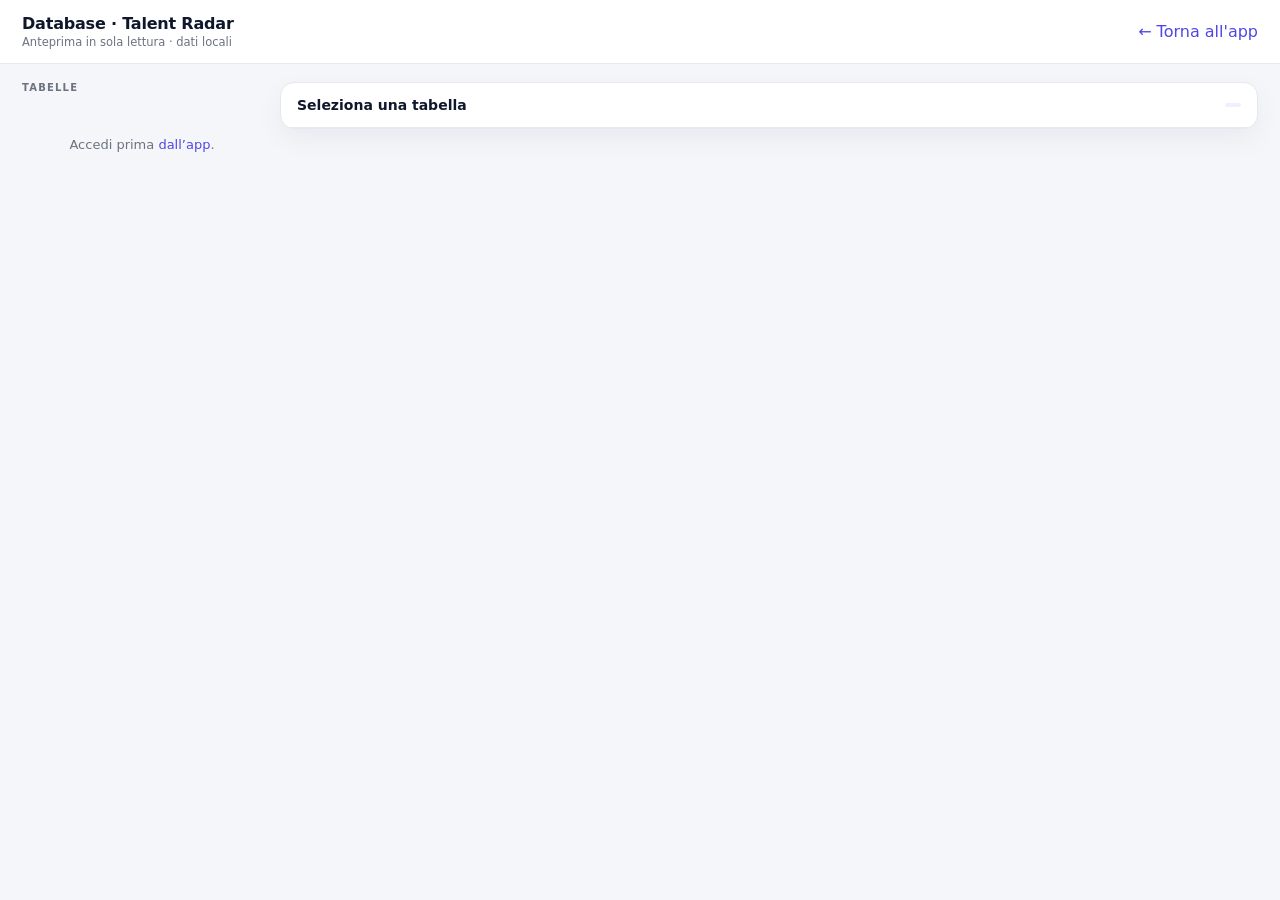
<file: web/db.html>
<!DOCTYPE html>
<html lang="it">
<head>
<meta charset="UTF-8" />
<meta name="viewport" content="width=device-width, initial-scale=1.0" />
<title>Database · Talent Radar</title>
<style>
  :root{
    --bg:#f5f6fa; --surface:#fff; --surface2:#f6f7fb; --ink:#0f172a; --text:#374151;
    --muted:#6b7280; --line:#e6e8ef; --accent:#4f46e5; --accent-soft:#eef0ff;
  }
  @media (prefers-color-scheme: dark){
    :root{--bg:#0b1220;--surface:#111a2c;--surface2:#16223a;--ink:#e7ecf5;--text:#cbd5e1;--muted:#8b97ad;--line:#24304a;--accent:#818cf8;--accent-soft:#2a3160}
  }
  *{box-sizing:border-box}
  body{margin:0;font-family:"Segoe UI",system-ui,-apple-system,sans-serif;background:var(--bg);color:var(--ink)}
  a{color:var(--accent);text-decoration:none}
  header{display:flex;align-items:center;justify-content:space-between;gap:16px;padding:14px 22px;border-bottom:1px solid var(--line);background:var(--surface);position:sticky;top:0;z-index:10}
  header h1{font-size:16px;margin:0;letter-spacing:-.2px}
  header .sub{font-size:11.5px;color:var(--muted);margin-top:2px}
  .layout{display:flex;gap:18px;padding:18px 22px;align-items:flex-start}
  aside{flex:0 0 240px;position:sticky;top:74px}
  .tl{font-size:10px;letter-spacing:.12em;text-transform:uppercase;color:var(--muted);font-weight:700;margin:0 0 8px}
  .tbtn{display:flex;justify-content:space-between;gap:8px;width:100%;text-align:left;padding:9px 11px;border:1px solid transparent;border-radius:9px;background:none;color:var(--text);font:inherit;font-size:13px;cursor:pointer}
  .tbtn:hover{background:var(--surface2)}
  .tbtn.on{background:var(--accent-soft);color:var(--accent);font-weight:700}
  .tbtn .n{font-size:11px;color:var(--muted);font-variant-numeric:tabular-nums}
  .tbtn.on .n{color:var(--accent)}
  main{flex:1;min-width:0}
  .card{background:var(--surface);border:1px solid var(--line);border-radius:14px;box-shadow:0 10px 28px rgba(15,23,42,.05);overflow:hidden}
  .head{display:flex;align-items:center;justify-content:space-between;gap:12px;padding:14px 16px;border-bottom:1px solid var(--line)}
  .title{font-weight:700;font-size:14px}
  .meta{font-size:11.5px;color:var(--muted)}
  .wrap{overflow:auto;max-height:calc(100vh - 190px)}
  table{border-collapse:collapse;width:100%;font-size:12px;font-family:ui-monospace,SFMono-Regular,Consolas,monospace}
  th,td{border-bottom:1px solid var(--line);padding:8px 10px;text-align:left;vertical-align:top;white-space:nowrap;max-width:340px;overflow:hidden;text-overflow:ellipsis}
  th{position:sticky;top:0;background:var(--surface2);color:var(--muted);font-weight:700;z-index:1}
  td{color:var(--text)}
  tr:hover td{background:var(--surface2)}
  .empty{padding:36px;text-align:center;color:var(--muted);font-size:13px}
  .err{color:#b91c1c}
  .badge{display:inline-block;padding:2px 8px;border-radius:99px;background:var(--accent-soft);color:var(--accent);font-size:10.5px;font-weight:700}
  @media(max-width:800px){.layout{flex-direction:column}aside{position:static;flex:none;width:100%}}
</style>
</head>
<body>
<header>
  <div>
    <h1>Database · Talent Radar</h1>
    <div class="sub">Anteprima in sola lettura · dati locali</div>
  </div>
  <a href="/">← Torna all'app</a>
</header>

<div class="layout">
  <aside>
    <div class="tl">Tabelle</div>
    <div id="tables"><div class="empty">Carico…</div></div>
  </aside>
  <main>
    <div class="card">
      <div class="head">
        <div>
          <div class="title" id="title">Seleziona una tabella</div>
          <div class="meta" id="meta"></div>
        </div>
        <span class="badge" id="badge"></span>
      </div>
      <div class="wrap">
        <table id="rows"></table>
      </div>
      <div class="empty" id="empty" hidden></div>
    </div>
  </main>
</div>

<script>
const TOKEN = (() => { try { return localStorage.getItem('talent_token'); } catch (e) { return null; } })();
const $ = (id) => document.getElementById(id);
let current = null;

function esc(value) {
  return String(value ?? '')
    .replace(/&/g, '&amp;').replace(/</g, '&lt;').replace(/>/g, '&gt;')
    .replace(/"/g, '&quot;').replace(/'/g, '&#39;');
}

async function api(path) {
  const r = await fetch(path, { headers: TOKEN ? { Authorization: 'Bearer ' + TOKEN } : {} });
  if (r.status === 401) throw new Error('auth');
  if (!r.ok) throw new Error('http');
  return r.json();
}

function showEmpty(text, isError) {
  $('rows').innerHTML = '';
  const el = $('empty');
  el.hidden = false;
  el.className = 'empty' + (isError ? ' err' : '');
  el.textContent = text;
}

async function loadTables() {
  try {
    const data = await api('/api/admin/db/tables');
    $('tables').innerHTML = data.tables.map((t) =>
      `<button class="tbtn" data-table="${esc(t.name)}"><span>${esc(t.name)}</span><span class="n">${t.rows}</span></button>`
    ).join('');
    document.querySelectorAll('.tbtn').forEach((b) => {
      b.addEventListener('click', () => loadTable(b.dataset.table));
    });
  } catch (e) {
    if (e.message === 'auth') {
      $('tables').innerHTML = '<div class="empty">Accedi prima <a href="/">dall’app</a>.</div>';
    } else {
      $('tables').innerHTML = '<div class="empty err">Errore nel caricamento.</div>';
    }
  }
}

async function loadTable(name) {
  current = name;
  document.querySelectorAll('.tbtn').forEach((b) => b.classList.toggle('on', b.dataset.table === name));
  $('title').textContent = name;
  $('meta').textContent = 'Carico…';
  $('badge').textContent = '';
  try {
    const data = await api('/api/admin/db/tables/' + encodeURIComponent(name) + '?limit=100');
    $('meta').textContent = `${data.rows.length} righe mostrate (max ${data.limit}) · ${data.columns.length} colonne`;
    $('badge').textContent = 'read-only';
    if (!data.rows.length) {
      showEmpty('Tabella vuota.');
      return;
    }
    $('empty').hidden = true;
    const head = data.columns.map((c) => `<th>${esc(c)}</th>`).join('');
    const body = data.rows.map((row) =>
      '<tr>' + data.columns.map((c) => {
        const v = row[c];
        const text = v === null ? '—' : (typeof v === 'object' ? JSON.stringify(v) : v);
        return `<td title="${esc(text)}">${esc(text)}</td>`;
      }).join('') + '</tr>'
    ).join('');
    $('rows').innerHTML = `<thead><tr>${head}</tr></thead><tbody>${body}</tbody>`;
  } catch (e) {
    showEmpty(e.message === 'auth' ? 'Sessione scaduta: torna all’app e accedi.' : 'Errore nel caricamento della tabella.');
  }
}

if (!TOKEN) {
  $('tables').innerHTML = '<div class="empty">Accedi prima <a href="/">dall’app</a>.</div>';
} else {
  loadTables();
}
</script>
</body>
</html>
</file>
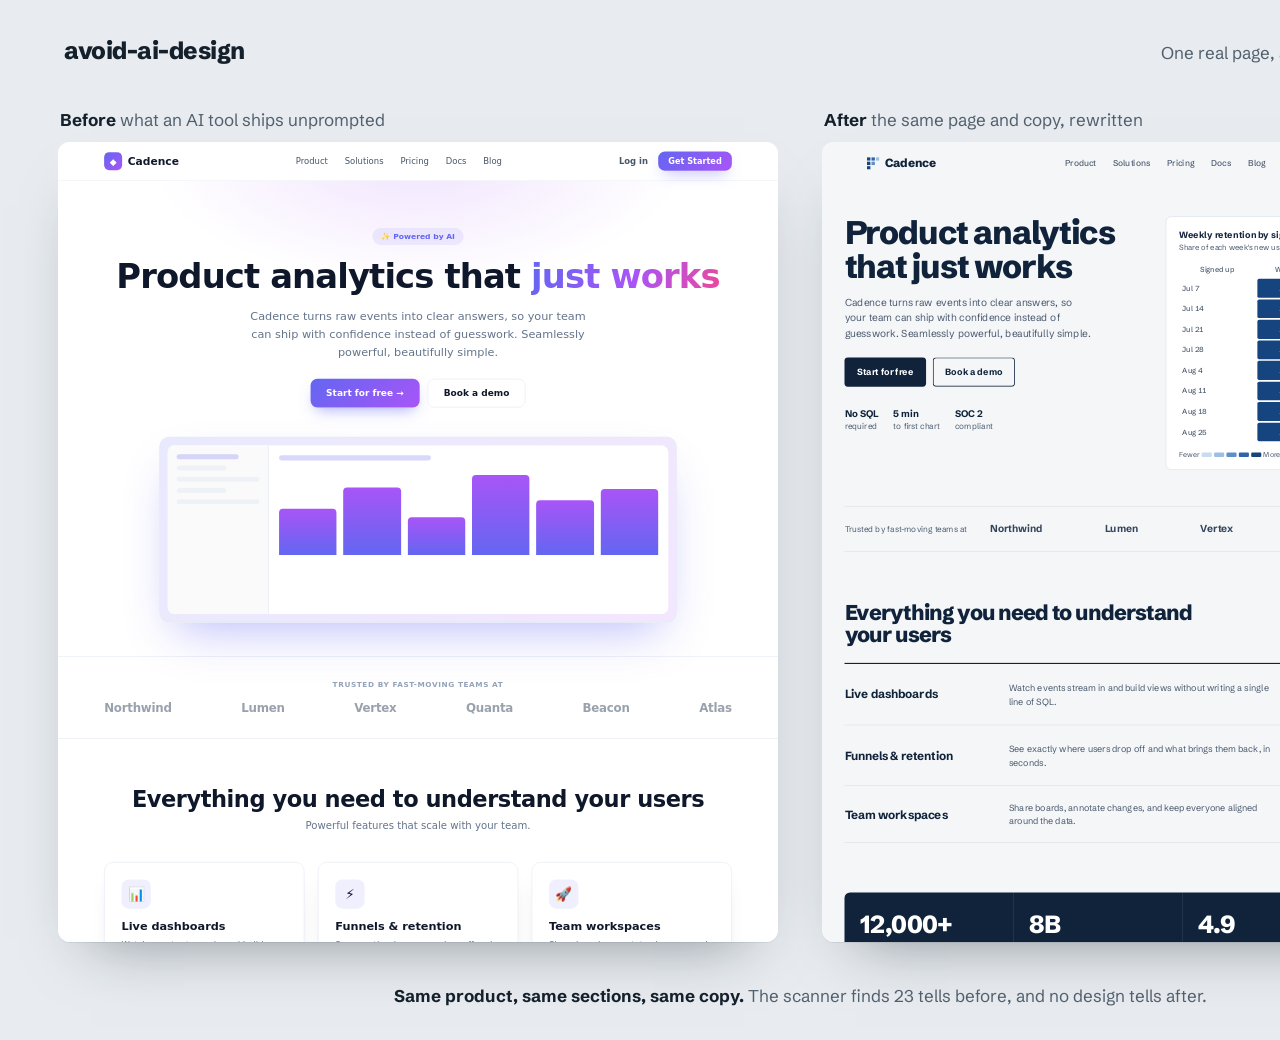
<file: .opencode/avoid-ai-design-main/examples/demo/_compare.html>
<!doctype html>
<!-- Render scaffold for docs/before-after.png (1600x1040). Not part of the lesson. -->
<html lang="en">
<head>
<meta charset="utf-8">
<link href="https://fonts.googleapis.com/css2?family=Schibsted+Grotesk:wght@400;500;700;800&display=swap" rel="stylesheet">
<style>
  *{ margin:0; padding:0; box-sizing:border-box; }
  :root{ --ground:#e8ecf0; --ink:#14202b; --muted:#52606d; }
  html,body{ width:1600px; height:1040px; overflow:hidden; }
  body{ background:var(--ground); color:var(--ink); font-family:"Schibsted Grotesk","Segoe UI",sans-serif; -webkit-font-smoothing:antialiased; display:flex; flex-direction:column; }
  .top{ display:flex; justify-content:space-between; align-items:baseline; padding:36px 64px 0; }
  .wm{ font-size:24px; font-weight:800; letter-spacing:-.02em; }
  .tag{ font-size:17px; color:var(--muted); }
  .stage{ flex:1; display:flex; justify-content:center; align-items:center; gap:44px; }
  .label{ font-size:17px; font-weight:700; margin:0 0 12px 2px; }
  .label span{ font-weight:400; color:var(--muted); }
  .panel{ width:720px; height:800px; border-radius:12px; overflow:hidden; background:#fff; box-shadow:0 1px 0 rgba(20,32,43,.08), 0 30px 60px -34px rgba(20,32,43,.5); }
  .panel iframe{ width:1280px; height:1423px; border:0; transform:scale(.5625); transform-origin:top left; }
  .cap{ text-align:center; font-size:17px; color:var(--muted); padding:0 64px 34px; }
  .cap b{ color:var(--ink); font-weight:700; }
</style>
</head>
<body>
  <div class="top"><div class="wm">avoid-ai-design</div><div class="tag">One real page, audited and rewritten by the skill</div></div>
  <div class="stage">
    <div><p class="label">Before <span>what an AI tool ships unprompted</span></p><div class="panel"><iframe src="slop.html" scrolling="no"></iframe></div></div>
    <div><p class="label">After <span>the same page and copy, rewritten</span></p><div class="panel"><iframe src="refined.html" scrolling="no"></iframe></div></div>
  </div>
  <p class="cap"><b>Same product, same sections, same copy.</b> The scanner finds 23 tells before, and no design tells after.</p>
</body>
</html>
</file>
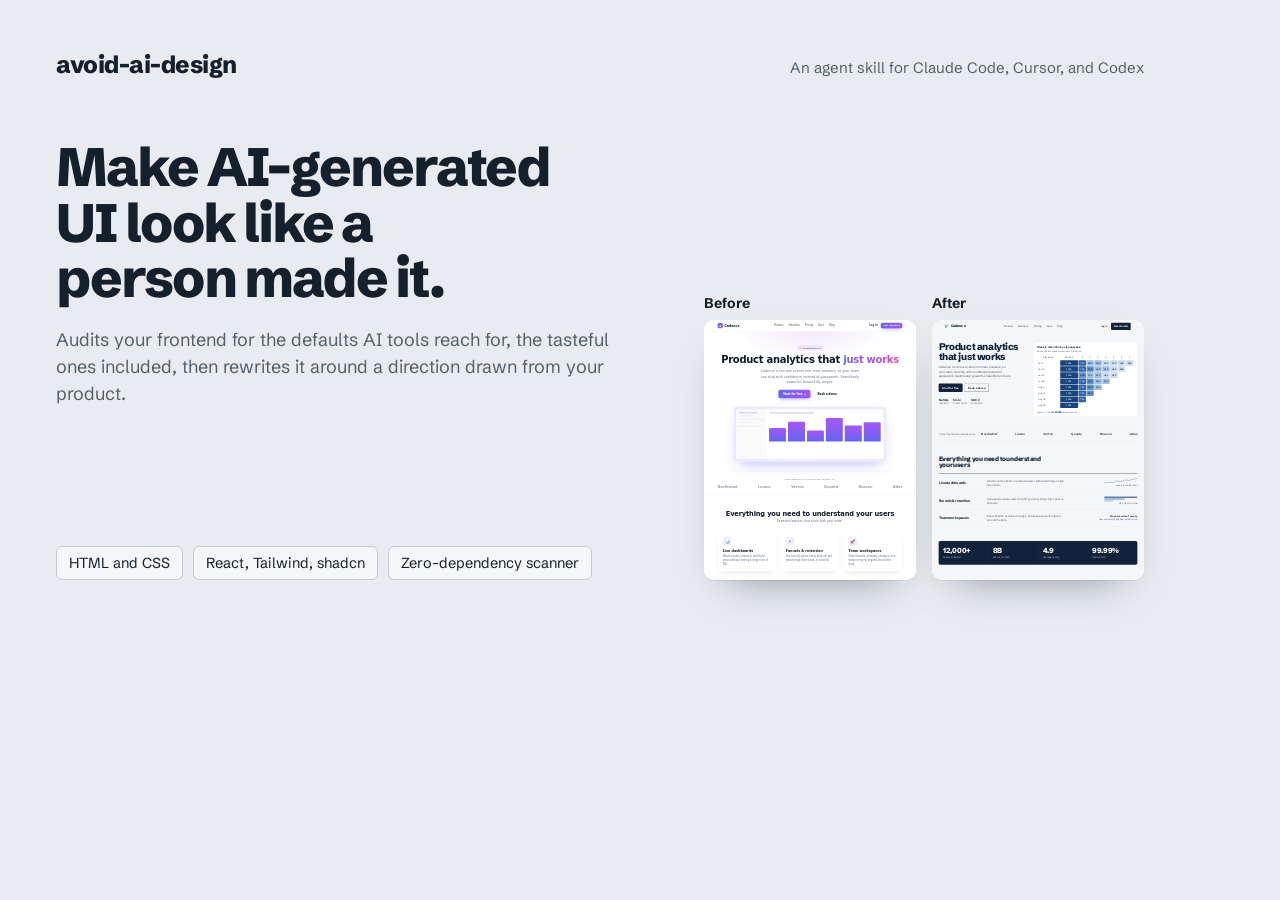
<file: .opencode/avoid-ai-design-main/examples/demo/_og.html>
<!doctype html>
<!-- Render scaffold for docs/og-image.png (1200x630 social preview). Not part of the lesson. -->
<html lang="en">
<head>
<meta charset="utf-8">
<link href="https://fonts.googleapis.com/css2?family=Schibsted+Grotesk:wght@400;500;700;800&display=swap" rel="stylesheet">
<style>
  *{ margin:0; padding:0; box-sizing:border-box; }
  :root{ --ground:#e8ecf0; --ink:#14202b; --muted:#52606d; --line:#c3ccd6; }
  html,body{ width:1200px; height:630px; overflow:hidden; }
  body{ background:var(--ground); color:var(--ink); font-family:"Schibsted Grotesk","Segoe UI",sans-serif; -webkit-font-smoothing:antialiased; padding:50px 56px; position:relative; }
  .top{ display:flex; justify-content:space-between; align-items:baseline; }
  .wm{ font-size:24px; font-weight:800; letter-spacing:-.02em; }
  .meta{ font-size:15px; color:var(--muted); }
  h1{ font-size:54px; line-height:1.03; font-weight:800; letter-spacing:-.035em; margin-top:60px; max-width:640px; text-wrap:balance; }
  .sub{ font-size:18px; line-height:1.5; color:var(--muted); max-width:560px; margin-top:20px; }
  .facts{ position:absolute; left:56px; bottom:50px; display:flex; gap:10px; }
  .facts span{ font-size:14.5px; padding:7px 12px; border:1px solid var(--line); border-radius:6px; background:#f4f6f8; }
  .mini{ position:absolute; right:56px; bottom:50px; display:flex; gap:16px; }
  .mini figure{ display:flex; flex-direction:column; gap:8px; }
  .mini figcaption{ font-size:14px; font-weight:700; }
  .mp{ width:212px; height:260px; border-radius:10px; overflow:hidden; background:#fff; box-shadow:0 1px 0 rgba(20,32,43,.08), 0 20px 40px -24px rgba(20,32,43,.5); }
  .mp iframe{ width:1280px; height:1570px; border:0; transform:scale(.1656); transform-origin:top left; }
</style>
</head>
<body>
  <div class="top"><div class="wm">avoid-ai-design</div><div class="meta">An agent skill for Claude Code, Cursor, and Codex</div></div>
  <h1>Make AI-generated UI look like a person made it.</h1>
  <p class="sub">Audits your frontend for the defaults AI tools reach for, the tasteful ones included, then rewrites it around a direction drawn from your product.</p>
  <div class="facts"><span>HTML and CSS</span><span>React, Tailwind, shadcn</span><span>Zero-dependency scanner</span></div>
  <div class="mini">
    <figure><figcaption>Before</figcaption><div class="mp"><iframe src="slop.html" scrolling="no"></iframe></div></figure>
    <figure><figcaption>After</figcaption><div class="mp"><iframe src="refined.html" scrolling="no"></iframe></div></figure>
  </div>
</body>
</html>
</file>
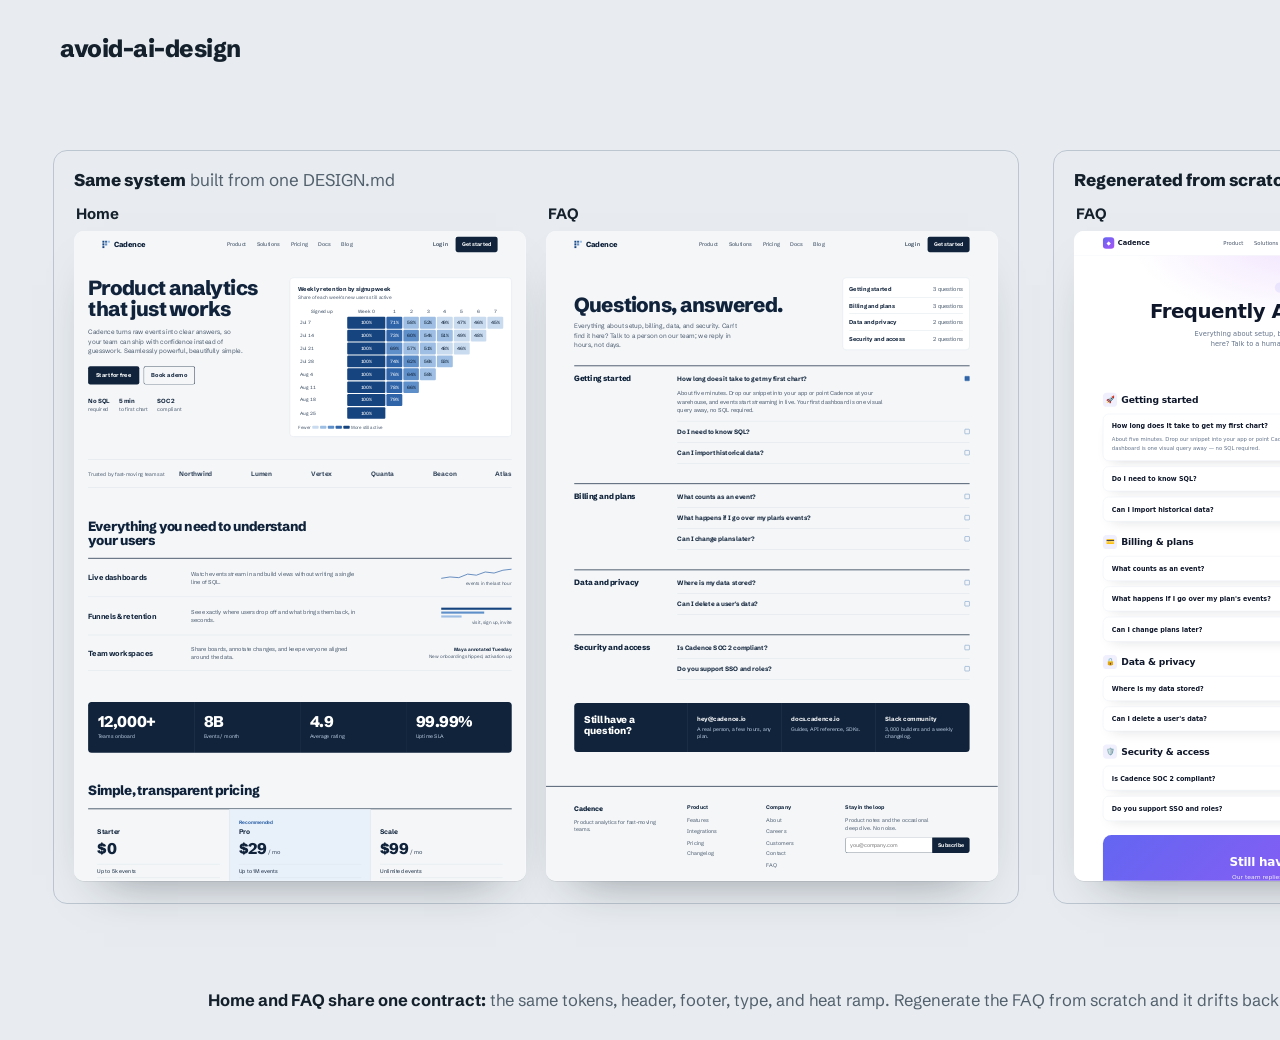
<file: .opencode/avoid-ai-design-main/examples/demo/_pages.html>
<!doctype html>
<!-- Render scaffold for docs/consistency.png (1600x1040 @2x): one system across pages. Not part of the lesson. -->
<html lang="en">
<head>
<meta charset="utf-8">
<link href="https://fonts.googleapis.com/css2?family=Schibsted+Grotesk:wght@400;500;700;800&display=swap" rel="stylesheet">
<style>
  *{ margin:0; padding:0; box-sizing:border-box; }
  :root{ --ground:#e8ecf0; --ink:#14202b; --muted:#52606d; --line:#bcc6d1; }
  html,body{ width:1600px; height:1040px; overflow:hidden; }
  body{ background:var(--ground); color:var(--ink); font-family:"Schibsted Grotesk","Segoe UI",sans-serif; -webkit-font-smoothing:antialiased; display:flex; flex-direction:column; }
  .top{ display:flex; justify-content:space-between; align-items:baseline; padding:34px 60px 0; }
  .wm{ font-size:24px; font-weight:800; letter-spacing:-.02em; }
  .tag{ font-size:17px; color:var(--muted); }
  .stage{ flex:1; display:flex; justify-content:center; align-items:center; gap:34px; }
  .group{ border:1.5px solid var(--line); border-radius:14px; padding:18px 20px 22px; }
  .gt{ font-size:17px; margin-bottom:14px; }
  .gt b{ font-weight:800; }
  .gt span{ color:var(--muted); }
  .row{ display:flex; gap:20px; }
  .label{ font-size:15px; font-weight:700; margin:0 0 8px 2px; }
  .panel{ width:452px; height:650px; border-radius:10px; overflow:hidden; background:#fff; box-shadow:0 1px 0 rgba(20,32,43,.08), 0 24px 48px -30px rgba(20,32,43,.5); }
  .panel iframe{ width:1280px; height:1841px; border:0; transform:scale(.353); transform-origin:top left; }
  .cap{ text-align:center; font-size:16.5px; color:var(--muted); padding:0 60px 30px; }
  .cap b{ color:var(--ink); }
</style>
</head>
<body>
  <div class="top"><div class="wm">avoid-ai-design</div><div class="tag">One design system, every page</div></div>
  <div class="stage">
    <section class="group"><p class="gt"><b>Same system</b> <span>built from one DESIGN.md</span></p>
      <div class="row">
        <div><p class="label">Home</p><div class="panel"><iframe src="refined.html" scrolling="no"></iframe></div></div>
        <div><p class="label">FAQ</p><div class="panel"><iframe src="faq.html" scrolling="no"></iframe></div></div>
      </div>
    </section>
    <section class="group"><p class="gt"><b>Regenerated from scratch</b> <span>design-system drift</span></p>
      <div><p class="label">FAQ</p><div class="panel"><iframe src="faq-drift.html" scrolling="no"></iframe></div></div>
    </section>
  </div>
  <p class="cap"><b>Home and FAQ share one contract:</b> the same tokens, header, footer, type, and heat ramp. Regenerate the FAQ from scratch and it drifts back to the median.</p>
</body>
</html>
</file>
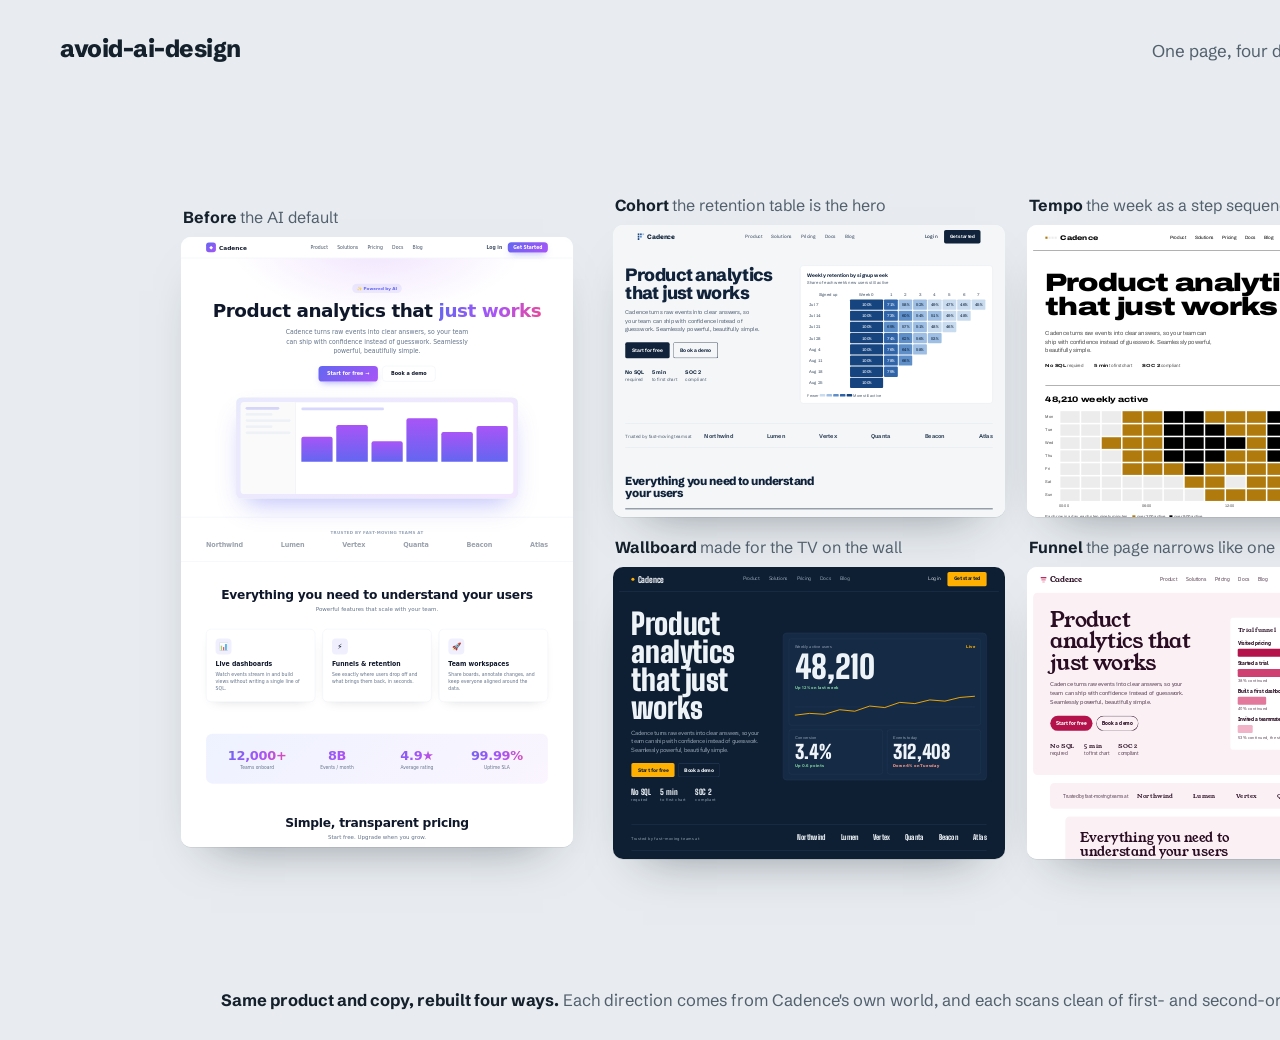
<file: .opencode/avoid-ai-design-main/examples/demo/_variants.html>
<!doctype html>
<!-- Render scaffold for docs/variants.png (1600x1040 @2x): one page, four directions. Not part of the lesson. -->
<html lang="en">
<head>
<meta charset="utf-8">
<link href="https://fonts.googleapis.com/css2?family=Schibsted+Grotesk:wght@400;500;700;800&display=swap" rel="stylesheet">
<style>
  *{ margin:0; padding:0; box-sizing:border-box; }
  :root{ --ground:#e8ecf0; --ink:#14202b; --muted:#52606d; }
  html,body{ width:1600px; height:1040px; overflow:hidden; }
  body{ background:var(--ground); color:var(--ink); font-family:"Schibsted Grotesk","Segoe UI",sans-serif; -webkit-font-smoothing:antialiased; display:flex; flex-direction:column; }
  .top{ display:flex; justify-content:space-between; align-items:baseline; padding:34px 60px 0; }
  .wm{ font-size:24px; font-weight:800; letter-spacing:-.02em; }
  .tag{ font-size:17px; color:var(--muted); }
  .stage{ flex:1; display:flex; justify-content:center; align-items:center; gap:40px; }
  .label{ font-size:16px; font-weight:700; margin:0 0 10px 2px; white-space:nowrap; }
  .label span{ font-weight:400; color:var(--muted); }
  .panel{ border-radius:10px; overflow:hidden; background:#fff; box-shadow:0 1px 0 rgba(20,32,43,.08), 0 24px 48px -30px rgba(20,32,43,.5); }
  .panel iframe{ width:1280px; border:0; transform:scale(.30625); transform-origin:top left; }
  .before .panel{ width:392px; height:610px; } .before .panel iframe{ height:1992px; }
  .grid{ display:grid; grid-template-columns:392px 392px; gap:20px 22px; }
  .grid .panel{ width:392px; height:292px; } .grid .panel iframe{ height:954px; }
  .cap{ text-align:center; font-size:16.5px; color:var(--muted); padding:0 60px 30px; }
  .cap b{ color:var(--ink); }
</style>
</head>
<body>
  <div class="top"><div class="wm">avoid-ai-design</div><div class="tag">One page, four directions drawn from the product</div></div>
  <div class="stage">
    <div class="before"><p class="label">Before <span>the AI default</span></p><div class="panel"><iframe src="slop.html" scrolling="no"></iframe></div></div>
    <div class="grid">
      <div><p class="label">Cohort <span>the retention table is the hero</span></p><div class="panel"><iframe src="refined.html" scrolling="no"></iframe></div></div>
      <div><p class="label">Tempo <span>the week as a step sequencer</span></p><div class="panel"><iframe src="after-tempo.html" scrolling="no"></iframe></div></div>
      <div><p class="label">Wallboard <span>made for the TV on the wall</span></p><div class="panel"><iframe src="after-wallboard.html" scrolling="no"></iframe></div></div>
      <div><p class="label">Funnel <span>the page narrows like one</span></p><div class="panel"><iframe src="after-funnel.html" scrolling="no"></iframe></div></div>
    </div>
  </div>
  <p class="cap"><b>Same product and copy, rebuilt four ways.</b> Each direction comes from Cadence's own world, and each scans clean of first- and second-order defaults.</p>
</body>
</html>
</file>
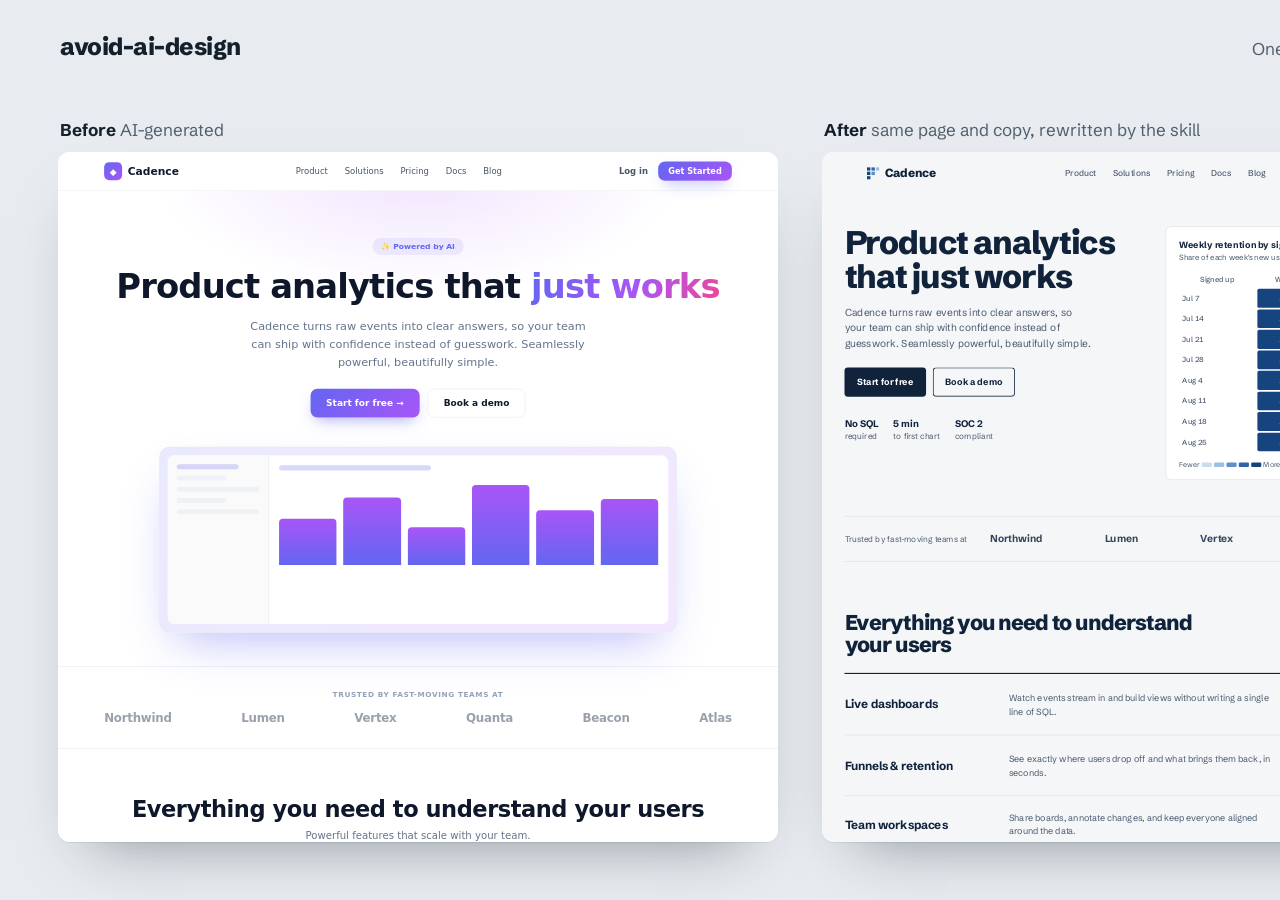
<file: .opencode/avoid-ai-design-main/examples/demo/_x.html>
<!doctype html>
<!-- Render scaffold for docs/x-hero.png (1600x900, 16:9 for X). Not part of the lesson. -->
<html lang="en">
<head>
<meta charset="utf-8">
<link href="https://fonts.googleapis.com/css2?family=Schibsted+Grotesk:wght@400;500;700;800&display=swap" rel="stylesheet">
<style>
  *{ margin:0; padding:0; box-sizing:border-box; }
  :root{ --ground:#e8ecf0; --ink:#14202b; --muted:#52606d; }
  html,body{ width:1600px; height:900px; overflow:hidden; }
  body{ background:var(--ground); color:var(--ink); font-family:"Schibsted Grotesk","Segoe UI",sans-serif; -webkit-font-smoothing:antialiased; display:flex; flex-direction:column; }
  .top{ display:flex; justify-content:space-between; align-items:baseline; padding:32px 60px 0; }
  .wm{ font-size:24px; font-weight:800; letter-spacing:-.02em; }
  .tag{ font-size:17px; color:var(--muted); }
  .stage{ flex:1; display:flex; justify-content:center; align-items:center; gap:44px; }
  .label{ font-size:17px; font-weight:700; margin:0 0 12px 2px; }
  .label span{ font-weight:400; color:var(--muted); }
  .panel{ width:720px; height:690px; border-radius:12px; overflow:hidden; background:#fff; box-shadow:0 1px 0 rgba(20,32,43,.08), 0 30px 60px -34px rgba(20,32,43,.5); }
  .panel iframe{ width:1280px; height:1227px; border:0; transform:scale(.5625); transform-origin:top left; }
</style>
</head>
<body>
  <div class="top"><div class="wm">avoid-ai-design</div><div class="tag">One real page, audited and rewritten</div></div>
  <div class="stage">
    <div><p class="label">Before <span>AI-generated</span></p><div class="panel"><iframe src="slop.html" scrolling="no"></iframe></div></div>
    <div><p class="label">After <span>same page and copy, rewritten by the skill</span></p><div class="panel"><iframe src="refined.html" scrolling="no"></iframe></div></div>
  </div>
</body>
</html>
</file>
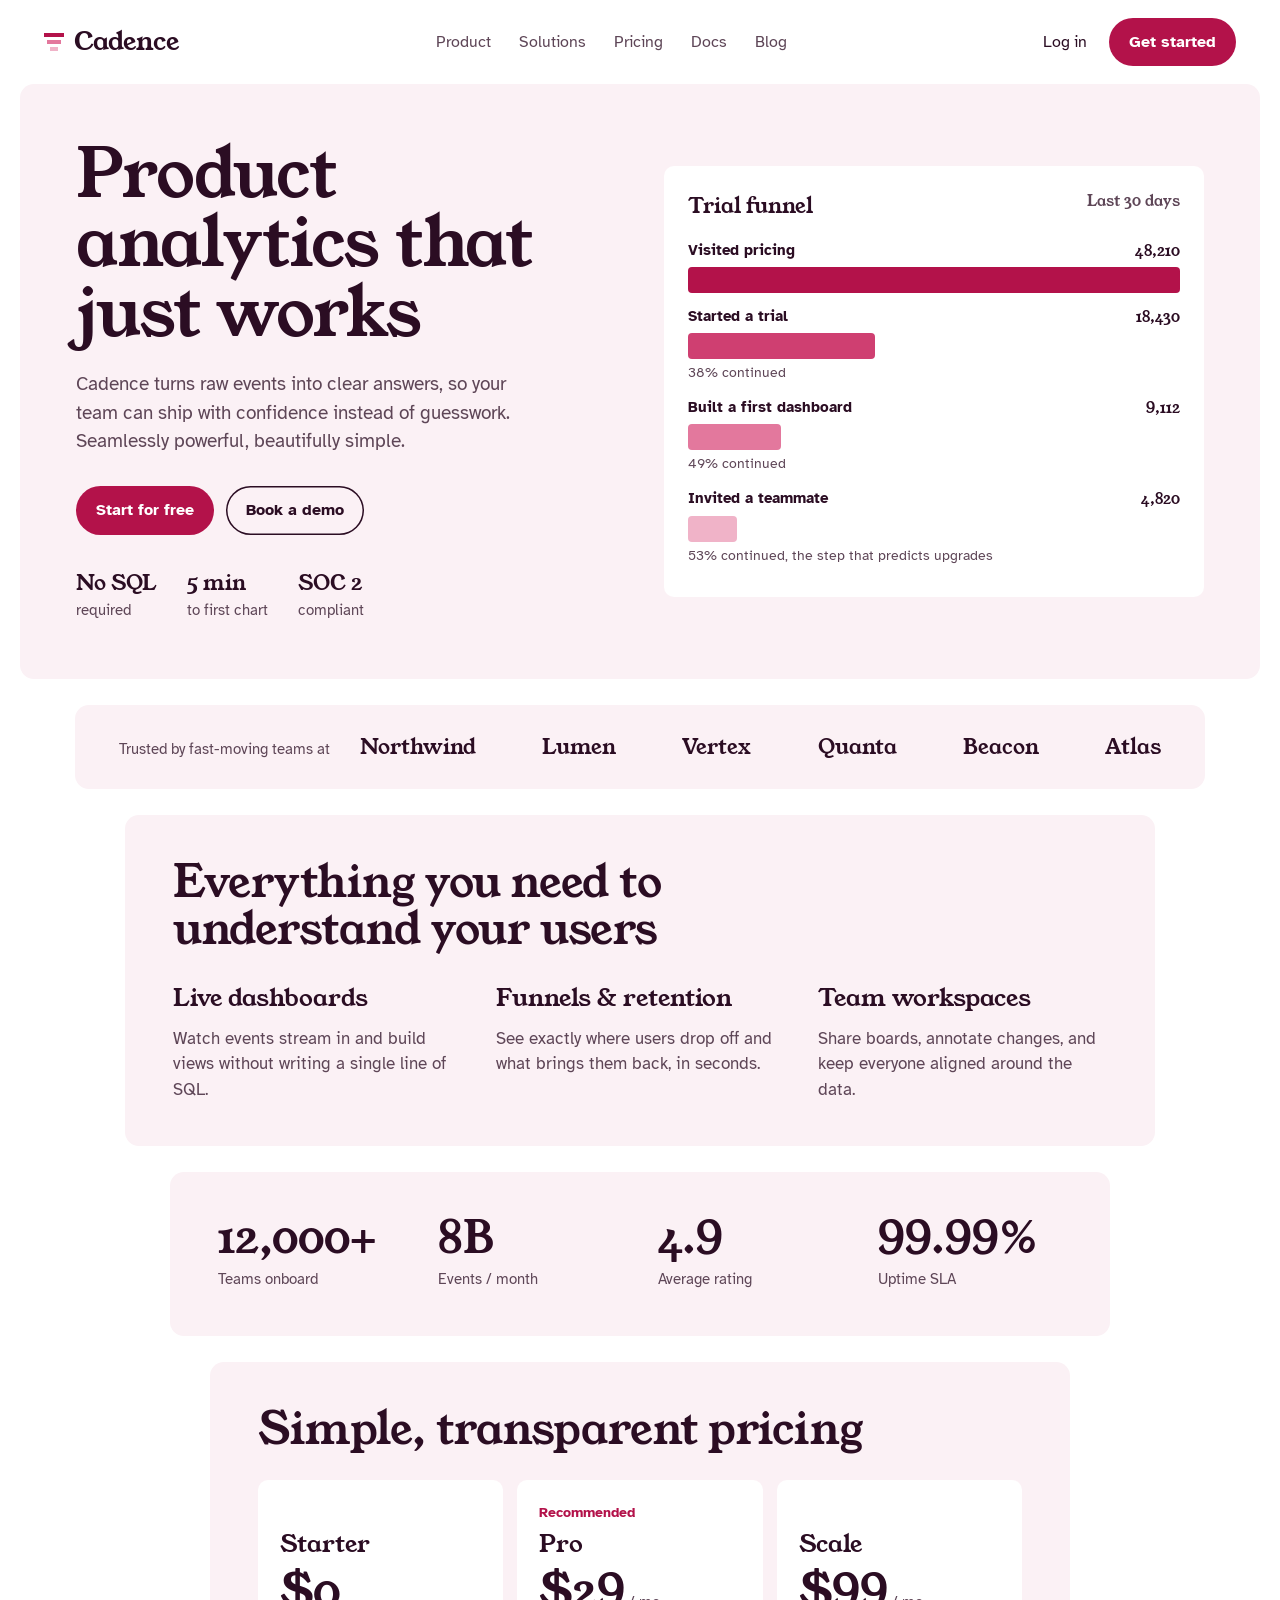
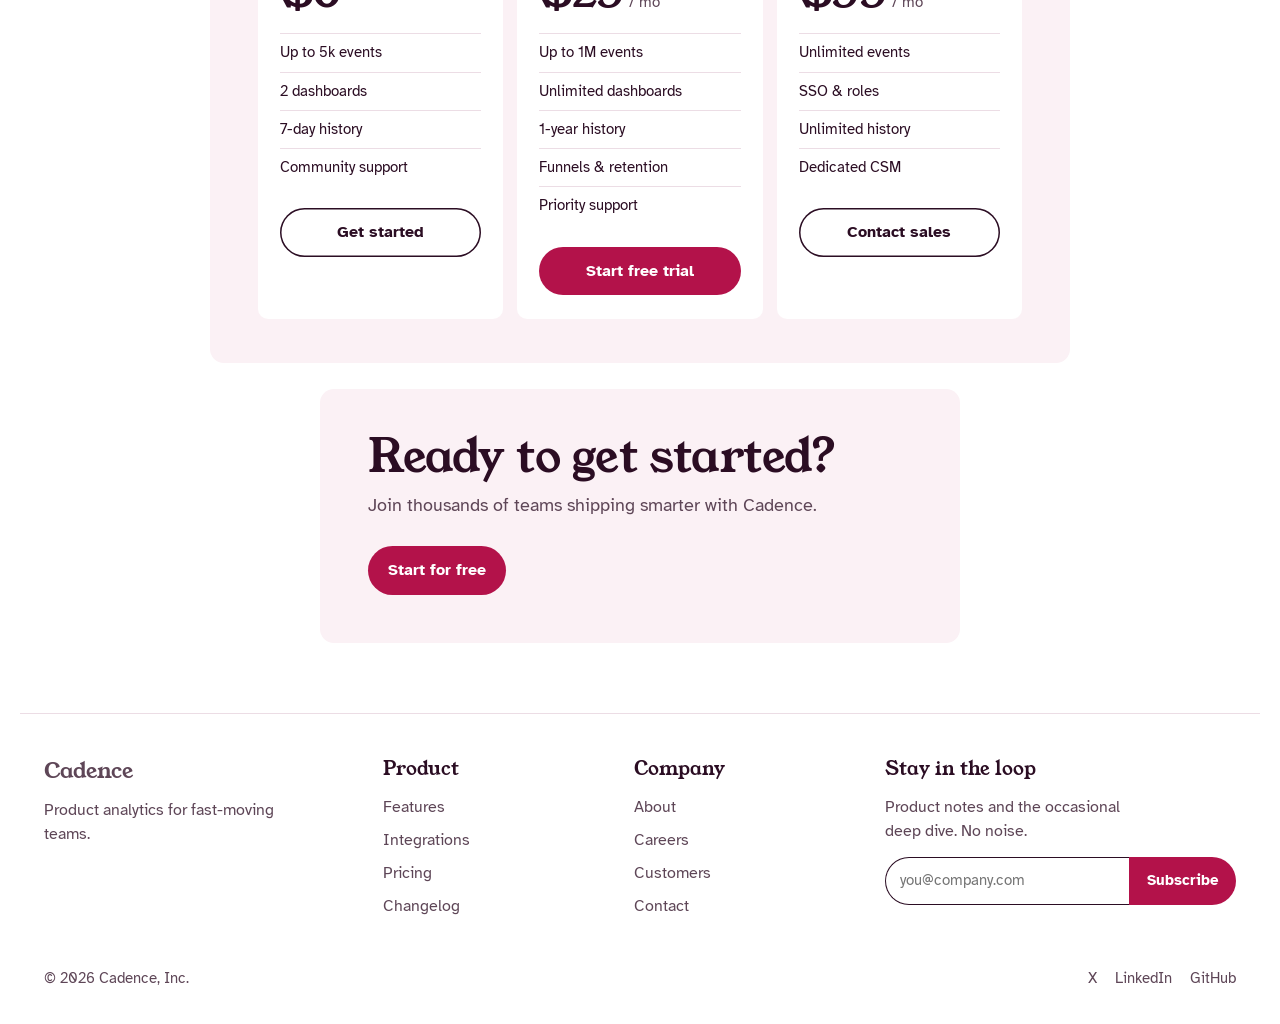
<file: .opencode/avoid-ai-design-main/examples/demo/after-funnel.html>
<!doctype html>
<!-- DEMO / after, direction "Funnel": the SAME site as slop.html, grounded in the question every
     Cadence user asks: where do people drop off? The hero is a real funnel, and the page itself is
     one: each band a little narrower than the last, so the silhouette narrows toward the one action.
     A sturdy low-contrast serif for voice, a hyperlegible sans for reading, one hue in steps.
     avoid-ai-design-ignore-file: L4, L9, CP2, CP6
     (content held identical to slop.html so that only the design varies; see AUDIT.md) -->
<html lang="en">
<head>
<meta charset="utf-8">
<meta name="viewport" content="width=device-width, initial-scale=1">
<title>Cadence: product analytics</title>
<link rel="preconnect" href="https://fonts.googleapis.com">
<link rel="preconnect" href="https://fonts.gstatic.com" crossorigin>
<link href="https://fonts.googleapis.com/css2?family=Young+Serif&family=Atkinson+Hyperlegible:wght@400;700&display=swap" rel="stylesheet">
<style>
  *{ margin:0; padding:0; box-sizing:border-box; }
  :root{ --ground:#ffffff; --band:#fbf1f5; --ink:#2b0d23; --muted:#5e4657; --rule:#ecdde5;
         --step-1:#b3124a; --step-2:#cf3f71; --step-3:#e3789d; --step-4:#f0b3c8;
         --voice:"Young Serif", Georgia, serif; --read:"Atkinson Hyperlegible", "Segoe UI", sans-serif; }
  body{ font-family:var(--read); color:var(--ink); background:var(--ground); line-height:1.55; -webkit-font-smoothing:antialiased; }
  a{ color:inherit; text-decoration:none; }
  a:focus-visible, button:focus-visible, input:focus-visible{ outline:3px solid var(--step-1); outline-offset:3px; border-radius:4px; }
  h1, h2, h3, .big{ font-family:var(--voice); font-weight:400; }
  /* the page narrows like a funnel: every band is centered and a step smaller than the one above */
  .band{ margin:0 auto 26px; background:var(--band); border-radius:14px; padding:44px 48px; }
  .w1{ max-width:1240px; } .w2{ max-width:1130px; } .w3{ max-width:1030px; } .w4{ max-width:940px; } .w5{ max-width:860px; } .w6{ max-width:640px; }

  .nav{ max-width:1240px; margin:0 auto; padding:0 24px; display:flex; align-items:center; justify-content:space-between; height:84px; }
  .brand{ display:flex; align-items:center; gap:10px; font-family:var(--voice); font-size:26px; }
  .brand svg{ display:block; }
  .links{ display:flex; gap:28px; font-size:16px; color:var(--muted); }
  .links a:hover{ color:var(--ink); }
  .nav-r{ display:flex; align-items:center; gap:22px; font-size:16px; }
  .btn{ display:inline-block; background:var(--step-1); color:#fff; font-weight:700; font-size:16px; padding:12px 20px; border-radius:999px; transition:background-color .15s ease; }
  .btn:hover{ background:var(--ink); }
  .btn.line{ background:transparent; color:var(--ink); box-shadow:inset 0 0 0 1.5px var(--ink); }
  .btn.line:hover{ background:var(--ink); color:#fff; }

  .hero{ display:grid; grid-template-columns:1fr 1fr; gap:48px; align-items:center; padding:56px 56px; }
  .hero h1{ font-size:68px; line-height:1.02; letter-spacing:-.015em; margin-bottom:22px; }
  .hero .sub{ font-size:18.5px; color:var(--muted); max-width:470px; margin-bottom:30px; }
  .cta{ display:flex; gap:12px; flex-wrap:wrap; }
  .proof{ list-style:none; display:flex; gap:30px; margin-top:32px; font-size:15px; color:var(--muted); }
  .proof b{ display:block; color:var(--ink); font-family:var(--voice); font-weight:400; font-size:21px; }

  .funnel{ background:var(--ground); border-radius:10px; padding:24px 24px 18px; }
  .funnel figcaption{ display:flex; justify-content:space-between; margin-bottom:16px; }
  .funnel figcaption b{ font-family:var(--voice); font-weight:400; font-size:21px; }
  .funnel figcaption span{ color:var(--muted); font-size:14.5px; }
  .stage{ margin-bottom:12px; }
  .stage .top{ display:flex; justify-content:space-between; font-size:15px; margin-bottom:5px; }
  .stage .top span, .funnel figcaption span{ font-family:var(--voice); }
  .stage .top b{ font-weight:700; }
  .stage .bar{ height:26px; border-radius:4px; }
  .stage .drop{ font-size:13.5px; color:var(--muted); margin-top:4px; }

  .logos{ display:flex; justify-content:space-between; align-items:baseline; gap:30px; padding:26px 44px; }
  .logos p{ color:var(--muted); font-size:15px; white-space:nowrap; }
  .logos ul{ list-style:none; display:flex; justify-content:space-between; flex:1; font-family:var(--voice); font-size:21px; }

  .band h2{ font-size:44px; line-height:1.06; letter-spacing:-.01em; max-width:640px; margin-bottom:28px; }
  .features{ display:grid; grid-template-columns:repeat(3,1fr); gap:34px; }
  .features h3{ font-size:24px; margin-bottom:8px; }
  .features p{ color:var(--muted); font-size:16.5px; }

  .counts{ display:grid; grid-template-columns:repeat(4,1fr); gap:36px; }
  .counts .big{ font-size:44px; line-height:1; }
  .counts span{ display:block; margin-top:8px; color:var(--muted); font-size:15px; }

  .plans{ display:grid; grid-template-columns:repeat(3,1fr); gap:14px; }
  .plan{ background:var(--ground); border-radius:10px; padding:22px 22px 24px; }
  .plan .rec{ height:20px; font-size:14px; font-weight:700; color:var(--step-1); }
  .plan h3{ font-size:24px; margin:4px 0 6px; }
  .plan .big{ font-size:46px; line-height:1; }
  .plan .big small{ font-family:var(--read); font-size:15px; color:var(--muted); }
  .plan ul{ list-style:none; margin:18px 0 22px; }
  .plan li{ padding:7px 0; border-top:1px solid var(--rule); font-size:15px; }
  .plan .btn{ display:block; text-align:center; }

  .close{ text-align:left; padding:44px 48px 48px; }
  .close h2{ font-size:46px; margin-bottom:10px; }
  .close p{ color:var(--muted); font-size:18px; margin-bottom:26px; }

  footer{ max-width:1240px; margin:70px auto 0; padding:40px 24px 34px; border-top:1px solid var(--rule); }
  .foot{ display:grid; grid-template-columns:1.4fr 1fr 1fr 1.6fr; gap:32px; }
  .foot h4{ font-family:var(--voice); font-weight:400; font-size:19px; margin-bottom:12px; }
  .foot a{ display:block; color:var(--muted); font-size:15.5px; margin-bottom:9px; }
  .foot a:hover{ color:var(--ink); }
  .foot p{ color:var(--muted); font-size:15.5px; max-width:270px; }
  .signup{ display:flex; margin-top:14px; }
  .signup input{ flex:1; font:inherit; font-size:15px; padding:11px 14px; border:1.5px solid var(--ink); border-right:0; border-radius:999px 0 0 999px; }
  .signup button{ font:inherit; font-weight:700; font-size:15px; padding:0 18px; border:0; border-radius:0 999px 999px 0; background:var(--step-1); color:#fff; cursor:pointer; }
  .signup button:hover{ background:var(--ink); }
  .legal{ display:flex; justify-content:space-between; margin-top:40px; font-size:14.5px; color:var(--muted); }
  .legal nav{ display:flex; gap:18px; }

  @media (max-width:900px){
    .hero, .features, .plans{ grid-template-columns:1fr; } .hero{ padding:36px 24px; } .band{ padding:32px 24px; }
    .hero h1{ font-size:46px; } .counts, .foot{ grid-template-columns:1fr 1fr; } .links, .logos ul{ display:none; }
  }
</style>
</head>
<body>
  <header class="nav">
    <a class="brand" href="after-funnel.html">
      <svg width="20" height="20" viewBox="0 0 20 20" aria-hidden="true"><rect x="0" y="1" width="20" height="4" fill="#b3124a"/><rect x="3" y="8" width="14" height="4" fill="#e3789d"/><rect x="6" y="15" width="8" height="4" fill="#f0b3c8"/></svg>
      Cadence
    </a>
    <nav class="links" aria-label="Main"><a href="#">Product</a><a href="#">Solutions</a><a href="#pricing">Pricing</a><a href="#">Docs</a><a href="#">Blog</a></nav>
    <div class="nav-r"><a href="#">Log in</a><a class="btn" href="#">Get started</a></div>
  </header>

  <main>
    <section class="band w1 hero">
      <div>
        <h1>Product analytics that just works</h1>
        <p class="sub">Cadence turns raw events into clear answers, so your team can ship with confidence instead of guesswork. Seamlessly powerful, beautifully simple.</p>
        <div class="cta"><a class="btn" href="#">Start for free</a><a class="btn line" href="#">Book a demo</a></div>
        <ul class="proof"><li><b>No SQL</b>required</li><li><b>5 min</b>to first chart</li><li><b>SOC 2</b>compliant</li></ul>
      </div>
      <figure class="funnel">
        <figcaption><b>Trial funnel</b><span>Last 30 days</span></figcaption>
        <div class="stage"><div class="top"><b>Visited pricing</b><span>48,210</span></div><div class="bar" style="width:100%;background:var(--step-1)"></div></div>
        <div class="stage"><div class="top"><b>Started a trial</b><span>18,430</span></div><div class="bar" style="width:38%;background:var(--step-2)"></div><div class="drop">38% continued</div></div>
        <div class="stage"><div class="top"><b>Built a first dashboard</b><span>9,112</span></div><div class="bar" style="width:19%;background:var(--step-3)"></div><div class="drop">49% continued</div></div>
        <div class="stage"><div class="top"><b>Invited a teammate</b><span>4,820</span></div><div class="bar" style="width:10%;background:var(--step-4)"></div><div class="drop">53% continued, the step that predicts upgrades</div></div>
      </figure>
    </section>

    <section class="band w2 logos" aria-label="Customers">
      <p>Trusted by fast-moving teams at</p>
      <ul><li>Northwind</li><li>Lumen</li><li>Vertex</li><li>Quanta</li><li>Beacon</li><li>Atlas</li></ul>
    </section>

    <section class="band w3">
      <h2>Everything you need to understand your users</h2>
      <div class="features">
        <div><h3>Live dashboards</h3><p>Watch events stream in and build views without writing a single line of SQL.</p></div>
        <div><h3>Funnels &amp; retention</h3><p>See exactly where users drop off and what brings them back, in seconds.</p></div>
        <div><h3>Team workspaces</h3><p>Share boards, annotate changes, and keep everyone aligned around the data.</p></div>
      </div>
    </section>

    <section class="band w4 counts" aria-label="Cadence in numbers">
      <div><div class="big">12,000+</div><span>Teams onboard</span></div>
      <div><div class="big">8B</div><span>Events / month</span></div>
      <div><div class="big">4.9</div><span>Average rating</span></div>
      <div><div class="big">99.99%</div><span>Uptime SLA</span></div>
    </section>

    <section class="band w5" id="pricing">
      <h2>Simple, transparent pricing</h2>
      <div class="plans">
        <div class="plan"><div class="rec"></div><h3>Starter</h3><div class="big">$0</div><ul><li>Up to 5k events</li><li>2 dashboards</li><li>7-day history</li><li>Community support</li></ul><a class="btn line" href="#">Get started</a></div>
        <div class="plan"><div class="rec">Recommended</div><h3>Pro</h3><div class="big">$29<small> / mo</small></div><ul><li>Up to 1M events</li><li>Unlimited dashboards</li><li>1-year history</li><li>Funnels &amp; retention</li><li>Priority support</li></ul><a class="btn" href="#">Start free trial</a></div>
        <div class="plan"><div class="rec"></div><h3>Scale</h3><div class="big">$99<small> / mo</small></div><ul><li>Unlimited events</li><li>SSO &amp; roles</li><li>Unlimited history</li><li>Dedicated CSM</li></ul><a class="btn line" href="#">Contact sales</a></div>
      </div>
    </section>

    <section class="band w6 close">
      <h2>Ready to get started?</h2>
      <p>Join thousands of teams shipping smarter with Cadence.</p>
      <a class="btn" href="#">Start for free</a>
    </section>
  </main>

  <footer>
    <div class="foot">
      <div><a class="brand" href="after-funnel.html" style="font-size:22px;margin-bottom:10px">Cadence</a><p>Product analytics for fast-moving teams.</p></div>
      <div><h4>Product</h4><a href="#">Features</a><a href="#">Integrations</a><a href="#pricing">Pricing</a><a href="#">Changelog</a></div>
      <div><h4>Company</h4><a href="#">About</a><a href="#">Careers</a><a href="#">Customers</a><a href="#">Contact</a></div>
      <div><h4>Stay in the loop</h4><p>Product notes and the occasional deep dive. No noise.</p>
        <form class="signup" onsubmit="return false"><label for="em" style="position:absolute;left:-9999px">Email</label><input id="em" type="email" placeholder="you@company.com"><button type="submit">Subscribe</button></form></div>
    </div>
    <div class="legal"><span>© 2026 Cadence, Inc.</span><nav aria-label="Social"><a href="#">X</a><a href="#">LinkedIn</a><a href="#">GitHub</a></nav></div>
  </footer>
</body>
</html>
</file>
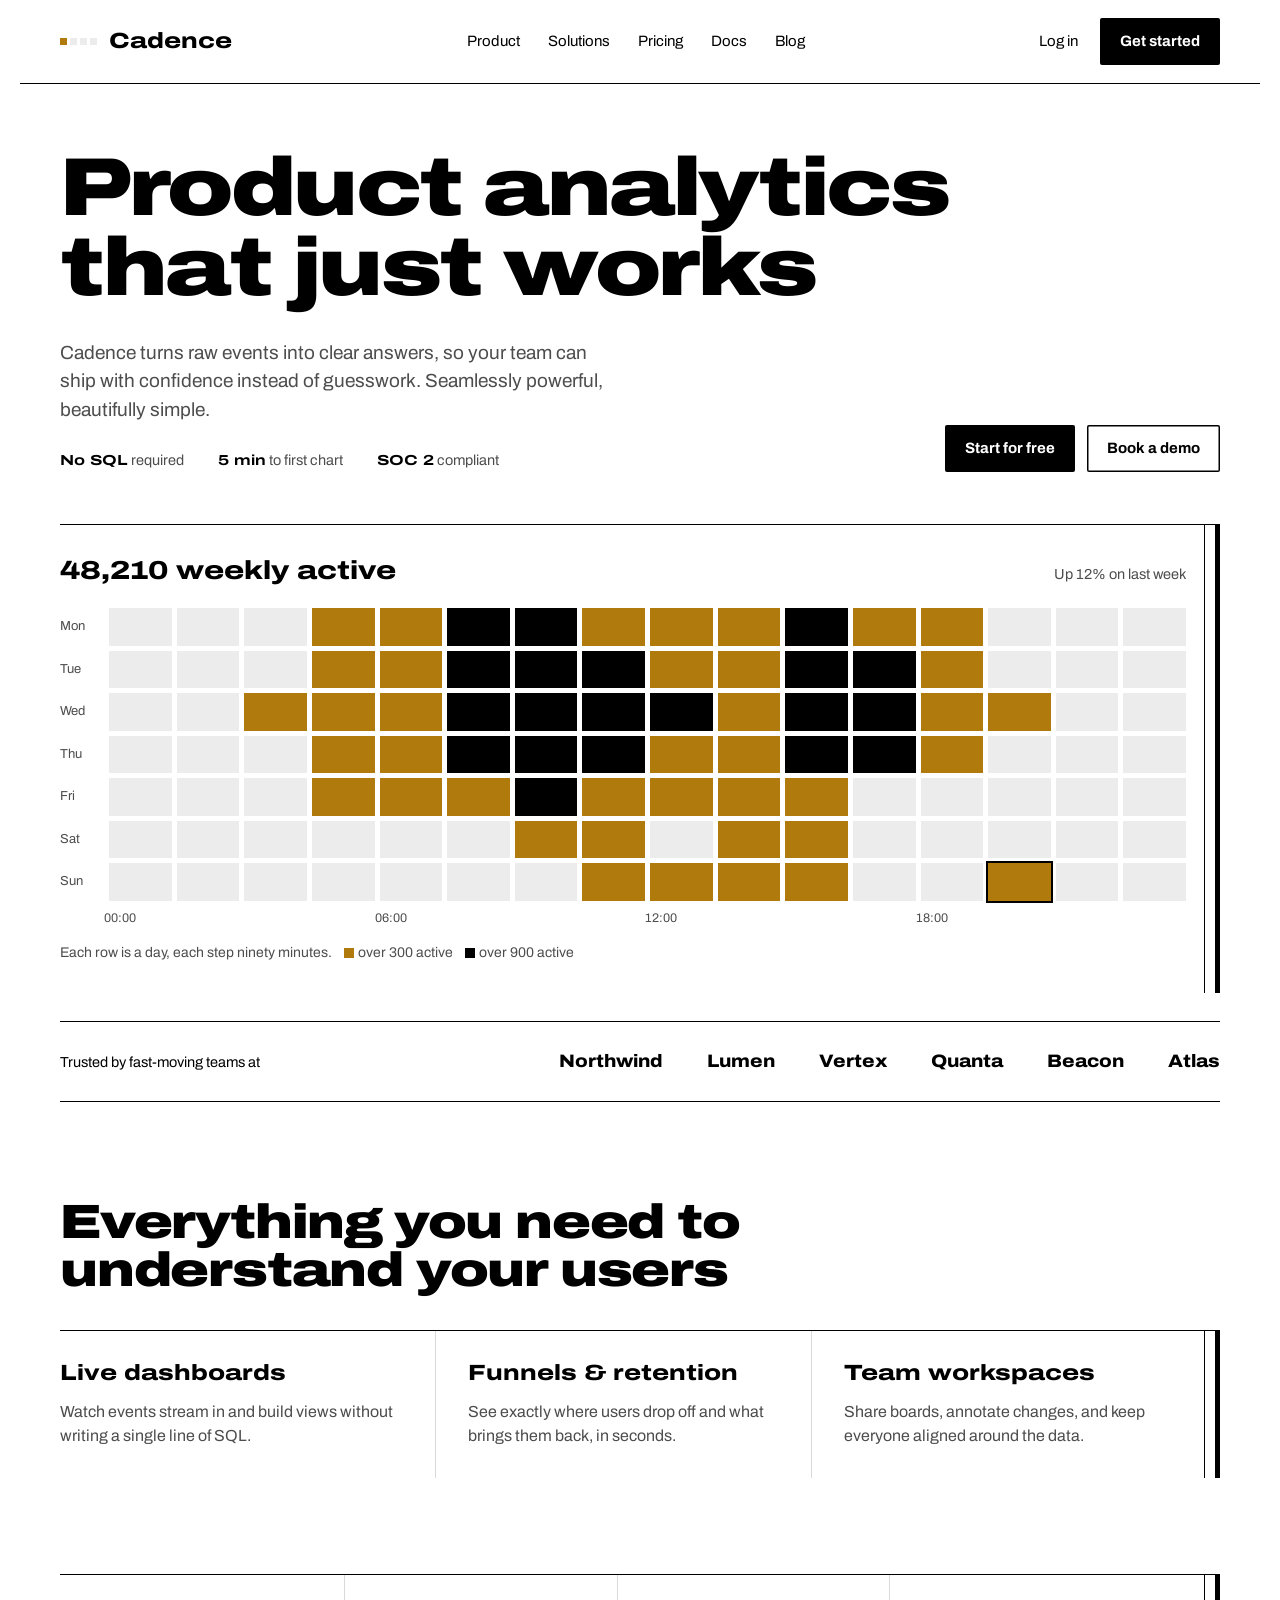
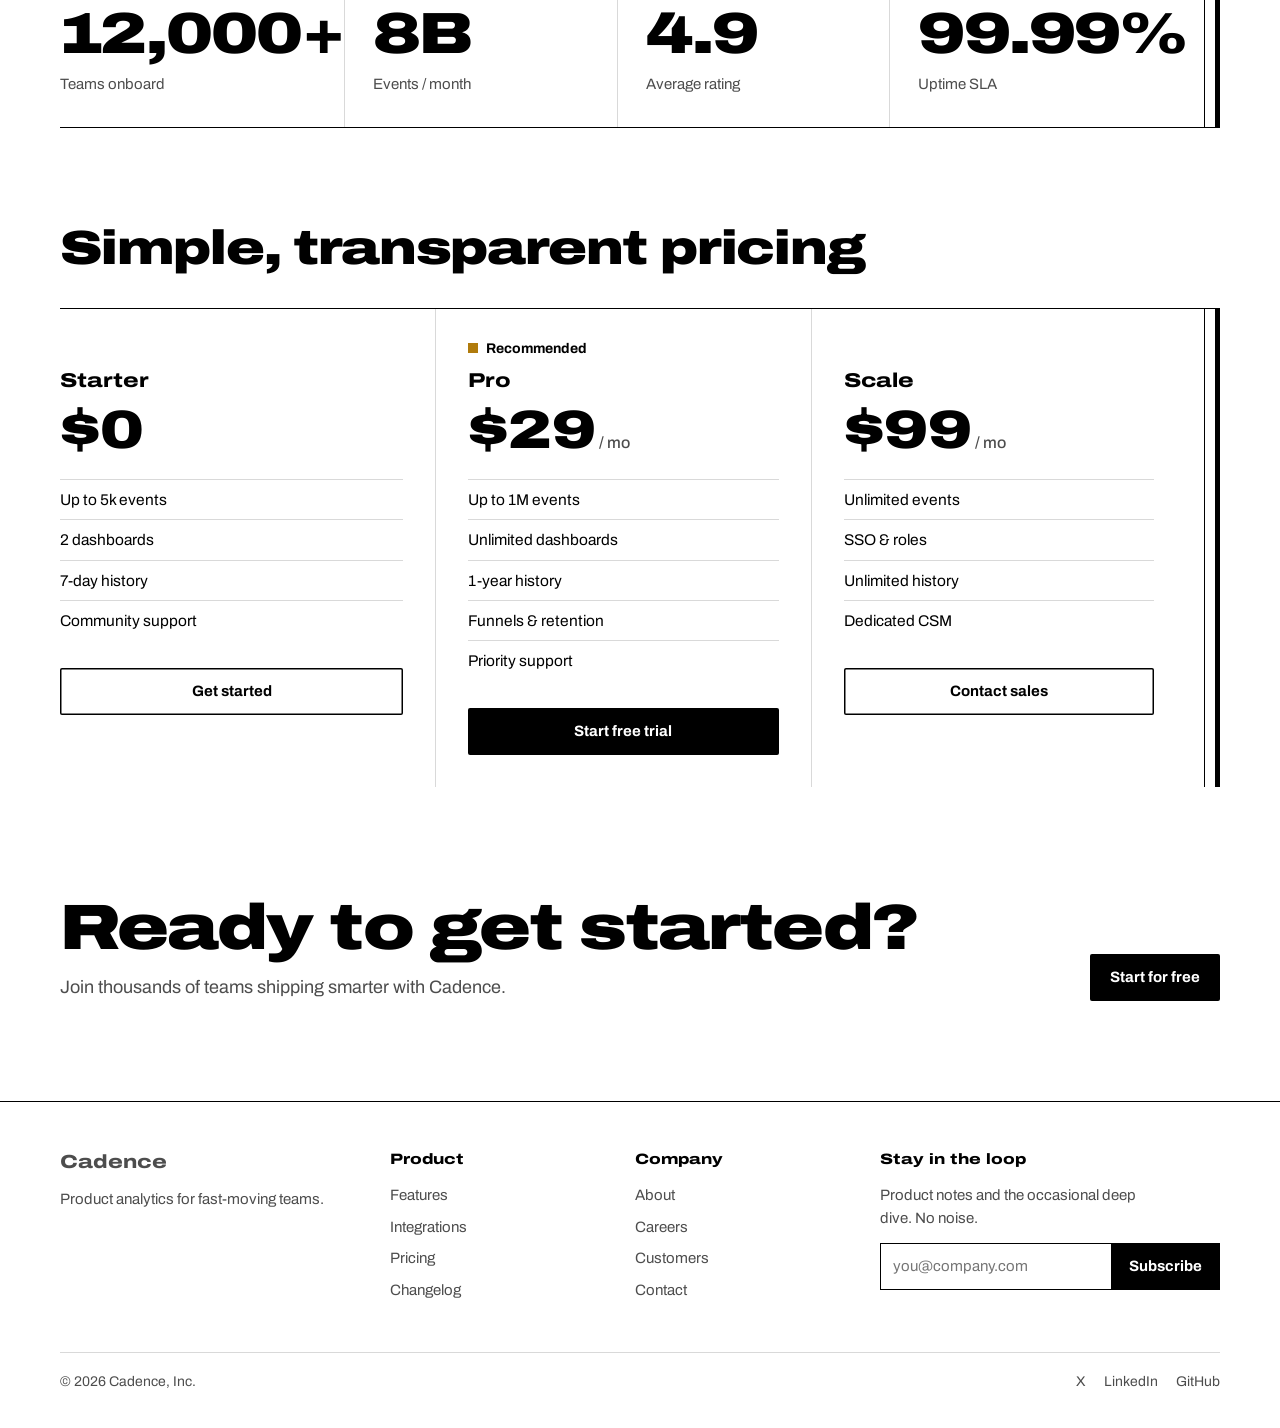
<file: .opencode/avoid-ai-design-main/examples/demo/after-tempo.html>
<!doctype html>
<!-- DEMO / after, direction "Tempo": the SAME site as slop.html, grounded in the product's name.
     A cadence is the rhythm a team ships at, and Cadence measures that rhythm, so the week is drawn
     as a step sequencer, sections end on a musical double barline, and the type runs wide.
     avoid-ai-design-ignore-file: L4, L9, CP2, CP6
     (content held identical to slop.html so that only the design varies; see AUDIT.md) -->
<html lang="en">
<head>
<meta charset="utf-8">
<meta name="viewport" content="width=device-width, initial-scale=1">
<title>Cadence: product analytics</title>
<link rel="preconnect" href="https://fonts.googleapis.com">
<link rel="preconnect" href="https://fonts.gstatic.com" crossorigin>
<link href="https://fonts.googleapis.com/css2?family=Archivo:wdth,wght@75..125,400..900&display=swap" rel="stylesheet">
<style>
  *{ margin:0; padding:0; box-sizing:border-box; }
  :root{ --ground:#ffffff; --ink:#000000; --muted:#4d4d4d; --rule:#d9d9d9; --rest:#ececec; --brass:#b07b0c;
         --face:"Archivo", "Arial", sans-serif; }
  body{ font-family:var(--face); color:var(--ink); background:var(--ground); line-height:1.5; -webkit-font-smoothing:antialiased; }
  a{ color:inherit; text-decoration:none; }
  a:focus-visible, button:focus-visible, input:focus-visible{ outline:2px solid var(--ink); outline-offset:3px; }
  .wrap{ max-width:1240px; margin:0 auto; padding:0 40px; }
  .wide{ font-stretch:125%; }
  /* the signature: a section ends like a piece of music, thin line, gap, thick line */
  .fine{ position:relative; padding-right:34px; }
  .fine::after{ content:""; position:absolute; top:0; bottom:0; right:0; width:10px; border-left:1px solid var(--ink); border-right:5px solid var(--ink); }

  .nav{ display:flex; align-items:center; justify-content:space-between; height:84px; border-bottom:1px solid var(--ink); }
  .brand{ display:flex; align-items:center; gap:12px; font-weight:800; font-size:22px; font-stretch:125%; }
  .beat{ display:flex; gap:3px; } .beat i{ width:7px; height:7px; background:var(--rest); } .beat i:first-child{ background:var(--brass); }
  .links{ display:flex; gap:28px; font-size:15px; }
  .links a:hover{ text-decoration:underline; text-underline-offset:4px; }
  .nav-r{ display:flex; align-items:center; gap:22px; font-size:15px; }
  .btn{ display:inline-block; background:var(--ink); color:#fff; font-weight:700; font-size:15px; padding:12px 20px; border-radius:2px; transition:background-color .15s ease, color .15s ease; }
  .btn:hover{ background:var(--brass); color:var(--ink); }
  .btn.line{ background:transparent; color:var(--ink); box-shadow:inset 0 0 0 1.5px var(--ink); }
  .btn.line:hover{ background:var(--ink); color:#fff; }

  .hero{ padding:64px 0 28px; }
  .hero h1{ font-size:82px; line-height:.98; font-weight:900; font-stretch:125%; letter-spacing:-.03em; max-width:1000px; }
  .hero .lede{ display:grid; grid-template-columns:1fr auto; gap:48px; align-items:end; margin-top:30px; }
  .hero .sub{ font-size:19px; color:var(--muted); max-width:560px; }
  .cta{ display:flex; gap:12px; }
  .proof{ list-style:none; display:flex; gap:34px; margin-top:26px; font-size:14.5px; color:var(--muted); }
  .proof b{ color:var(--ink); font-stretch:125%; }

  .seq{ margin-top:52px; padding-top:26px; padding-bottom:30px; border-top:1px solid var(--ink); }
  .seq .cap{ display:flex; justify-content:space-between; align-items:baseline; margin-bottom:18px; }
  .seq .cap b{ font-size:26px; font-weight:800; font-stretch:125%; }
  .seq .cap span{ color:var(--muted); font-size:14.5px; }
  .grid{ display:grid; grid-template-columns:44px repeat(16,1fr); gap:5px; align-items:center; }
  .grid .day{ font-size:13px; color:var(--muted); }
  .grid .s{ aspect-ratio:5 / 3; background:var(--rest); }
  .grid .s.on{ background:var(--brass); }
  .grid .s.peak{ background:var(--ink); }
  .grid .s.now{ box-shadow:0 0 0 2px var(--ink); }
  .ticks{ display:grid; grid-template-columns:44px repeat(4,1fr); margin-top:8px; font-size:12.5px; color:var(--muted); }
  .seq .note{ margin-top:14px; font-size:14px; color:var(--muted); }
  .seq .note i{ display:inline-block; width:10px; height:10px; vertical-align:-1px; margin:0 4px 0 12px; }

  .logos{ display:flex; justify-content:space-between; align-items:baseline; padding:26px 0; border-top:1px solid var(--ink); border-bottom:1px solid var(--ink); font-size:14.5px; }
  .logos ul{ list-style:none; display:flex; gap:44px; font-weight:800; font-size:18px; font-stretch:112%; }

  .block{ padding:96px 0 0; }
  .block h2{ font-size:48px; line-height:1; font-weight:900; font-stretch:125%; letter-spacing:-.025em; max-width:880px; margin-bottom:36px; }
  .measures{ display:grid; grid-template-columns:repeat(3,1fr); border-top:1px solid var(--ink); }
  .measures > div{ padding:26px 32px 30px 0; }
  .measures > div + div{ padding-left:32px; border-left:1px solid var(--rule); }
  .measures h3{ font-size:22px; font-weight:800; font-stretch:125%; margin-bottom:10px; }
  .measures p{ color:var(--muted); font-size:16px; }

  .counts{ display:grid; grid-template-columns:repeat(4,1fr); margin-top:96px; border-top:1px solid var(--ink); border-bottom:1px solid var(--ink); }
  .counts div{ padding:30px 0 32px; }
  .counts div + div{ padding-left:28px; border-left:1px solid var(--rule); }
  .counts b{ display:block; font-size:58px; line-height:1; font-weight:900; font-stretch:125%; letter-spacing:-.03em; }
  .counts span{ display:block; margin-top:10px; font-size:15px; color:var(--muted); }

  .plans{ display:grid; grid-template-columns:repeat(3,1fr); border-top:1px solid var(--ink); }
  .plan{ padding:28px 32px 32px 0; }
  .plan + .plan{ padding-left:32px; border-left:1px solid var(--rule); }
  .plan .rec{ display:flex; align-items:center; gap:8px; height:22px; font-size:14px; font-weight:700; }
  .plan .rec i{ width:10px; height:10px; background:var(--brass); }
  .plan h3{ font-size:20px; font-weight:800; font-stretch:125%; margin:6px 0 8px; }
  .plan .price{ font-size:54px; line-height:1; font-weight:900; font-stretch:125%; }
  .plan .price small{ font-size:16px; font-weight:500; font-stretch:100%; color:var(--muted); }
  .plan ul{ list-style:none; margin:22px 0 28px; }
  .plan li{ padding:8px 0; border-top:1px solid var(--rule); font-size:15.5px; }
  .plan .btn{ display:block; text-align:center; }

  .close{ display:flex; justify-content:space-between; align-items:flex-end; gap:40px; padding:110px 0 100px; }
  .close h2{ font-size:64px; line-height:.98; font-weight:900; font-stretch:125%; letter-spacing:-.03em; }
  .close p{ margin-top:14px; color:var(--muted); font-size:18px; }

  footer{ border-top:1px solid var(--ink); padding:46px 0 36px; }
  .foot{ display:grid; grid-template-columns:1.4fr 1fr 1fr 1.6fr; gap:32px; }
  .foot h4{ font-size:15px; font-weight:800; font-stretch:125%; margin-bottom:14px; }
  .foot a{ display:block; color:var(--muted); font-size:15px; margin-bottom:9px; }
  .foot a:hover{ color:var(--ink); }
  .foot p{ color:var(--muted); font-size:15px; max-width:270px; }
  .signup{ display:flex; margin-top:14px; }
  .signup input{ flex:1; font:inherit; font-size:15px; padding:11px 12px; border:1.5px solid var(--ink); border-right:0; border-radius:0; }
  .signup button{ font:inherit; font-weight:700; font-size:15px; padding:0 18px; border:0; background:var(--ink); color:#fff; cursor:pointer; }
  .signup button:hover{ background:var(--brass); color:var(--ink); }
  .legal{ display:flex; justify-content:space-between; margin-top:42px; padding-top:18px; border-top:1px solid var(--rule); font-size:14px; color:var(--muted); }
  .legal nav{ display:flex; gap:18px; }

  @media (max-width:900px){
    .hero h1{ font-size:48px; } .hero .lede{ grid-template-columns:1fr; }
    .measures, .counts, .plans, .foot{ grid-template-columns:1fr; } .measures > div + div, .counts div + div, .plan + .plan{ padding-left:0; border-left:0; }
    .links, .logos ul{ display:none; } .close{ flex-direction:column; align-items:flex-start; }
  }
</style>
</head>
<body>
  <header class="wrap nav">
    <a class="brand" href="after-tempo.html"><span class="beat" aria-hidden="true"><i></i><i></i><i></i><i></i></span>Cadence</a>
    <nav class="links" aria-label="Main"><a href="#">Product</a><a href="#">Solutions</a><a href="#pricing">Pricing</a><a href="#">Docs</a><a href="#">Blog</a></nav>
    <div class="nav-r"><a href="#">Log in</a><a class="btn" href="#">Get started</a></div>
  </header>

  <main class="wrap">
    <section class="hero">
      <h1>Product analytics that just works</h1>
      <div class="lede">
        <div>
          <p class="sub">Cadence turns raw events into clear answers, so your team can ship with confidence instead of guesswork. Seamlessly powerful, beautifully simple.</p>
          <ul class="proof"><li><b>No SQL</b> required</li><li><b>5 min</b> to first chart</li><li><b>SOC 2</b> compliant</li></ul>
        </div>
        <div class="cta"><a class="btn" href="#">Start for free</a><a class="btn line" href="#">Book a demo</a></div>
      </div>

      <figure class="seq fine" aria-label="Weekly activity drawn as a step sequencer: each row is a day, each step ninety minutes, filled steps crossed 300 active users">
        <div class="cap"><b>48,210 weekly active</b><span>Up 12% on last week</span></div>
        <div class="grid" id="grid"></div>
        <div class="ticks" aria-hidden="true"><span></span><span>00:00</span><span>06:00</span><span>12:00</span><span>18:00</span></div>
        <p class="note">Each row is a day, each step ninety minutes.<i style="background:var(--brass)"></i>over 300 active<i style="background:var(--ink)"></i>over 900 active</p>
      </figure>
    </section>

    <section class="logos" aria-label="Customers">
      <span>Trusted by fast-moving teams at</span>
      <ul><li>Northwind</li><li>Lumen</li><li>Vertex</li><li>Quanta</li><li>Beacon</li><li>Atlas</li></ul>
    </section>

    <section class="block">
      <h2>Everything you need to understand your users</h2>
      <div class="measures fine">
        <div><h3>Live dashboards</h3><p>Watch events stream in and build views without writing a single line of SQL.</p></div>
        <div><h3>Funnels &amp; retention</h3><p>See exactly where users drop off and what brings them back, in seconds.</p></div>
        <div><h3>Team workspaces</h3><p>Share boards, annotate changes, and keep everyone aligned around the data.</p></div>
      </div>
      <div class="counts fine">
        <div><b>12,000+</b><span>Teams onboard</span></div>
        <div><b>8B</b><span>Events / month</span></div>
        <div><b>4.9</b><span>Average rating</span></div>
        <div><b>99.99%</b><span>Uptime SLA</span></div>
      </div>
    </section>

    <section class="block" id="pricing">
      <h2>Simple, transparent pricing</h2>
      <div class="plans fine">
        <div class="plan"><div class="rec"></div><h3>Starter</h3><div class="price">$0</div><ul><li>Up to 5k events</li><li>2 dashboards</li><li>7-day history</li><li>Community support</li></ul><a class="btn line" href="#">Get started</a></div>
        <div class="plan"><div class="rec"><i aria-hidden="true"></i>Recommended</div><h3>Pro</h3><div class="price">$29<small> / mo</small></div><ul><li>Up to 1M events</li><li>Unlimited dashboards</li><li>1-year history</li><li>Funnels &amp; retention</li><li>Priority support</li></ul><a class="btn" href="#">Start free trial</a></div>
        <div class="plan"><div class="rec"></div><h3>Scale</h3><div class="price">$99<small> / mo</small></div><ul><li>Unlimited events</li><li>SSO &amp; roles</li><li>Unlimited history</li><li>Dedicated CSM</li></ul><a class="btn line" href="#">Contact sales</a></div>
      </div>
    </section>

    <section class="close">
      <div><h2>Ready to get started?</h2><p>Join thousands of teams shipping smarter with Cadence.</p></div>
      <a class="btn" href="#">Start for free</a>
    </section>
  </main>

  <footer><div class="wrap">
    <div class="foot">
      <div><a class="brand" href="after-tempo.html" style="font-size:19px;margin-bottom:12px">Cadence</a><p>Product analytics for fast-moving teams.</p></div>
      <div><h4>Product</h4><a href="#">Features</a><a href="#">Integrations</a><a href="#pricing">Pricing</a><a href="#">Changelog</a></div>
      <div><h4>Company</h4><a href="#">About</a><a href="#">Careers</a><a href="#">Customers</a><a href="#">Contact</a></div>
      <div><h4>Stay in the loop</h4><p>Product notes and the occasional deep dive. No noise.</p>
        <form class="signup" onsubmit="return false"><label for="em" style="position:absolute;left:-9999px">Email</label><input id="em" type="email" placeholder="you@company.com"><button type="submit">Subscribe</button></form></div>
    </div>
    <div class="legal"><span>© 2026 Cadence, Inc.</span><nav aria-label="Social"><a href="#">X</a><a href="#">LinkedIn</a><a href="#">GitHub</a></nav></div>
  </div></footer>

  <script>
    // One row per day, sixteen steps of ninety minutes: "." quiet, "o" over 300 active, "x" over 900 active.
    const week = { Mon: "...ooxxoooxoo...", Tue: "...ooxxxooxxo...", Wed: "..oooxxxxoxxoo..", Thu: "...ooxxxooxxo...",
                   Fri: "...oooxoooo.....", Sat: "......oo.oo.....", Sun: ".......oooo..o.." };
    const grid = document.getElementById("grid");
    for (const [day, steps] of Object.entries(week)) {
      const label = document.createElement("span"); label.className = "day"; label.textContent = day; grid.append(label);
      [...steps.padEnd(16, ".").slice(0, 16)].forEach((c, i) => {
        const s = document.createElement("span");
        s.className = "s" + (c === "o" ? " on" : c === "x" ? " peak" : "") + (day === "Sun" && i === 13 ? " now" : "");
        grid.append(s);
      });
    }
  </script>
</body>
</html>
</file>
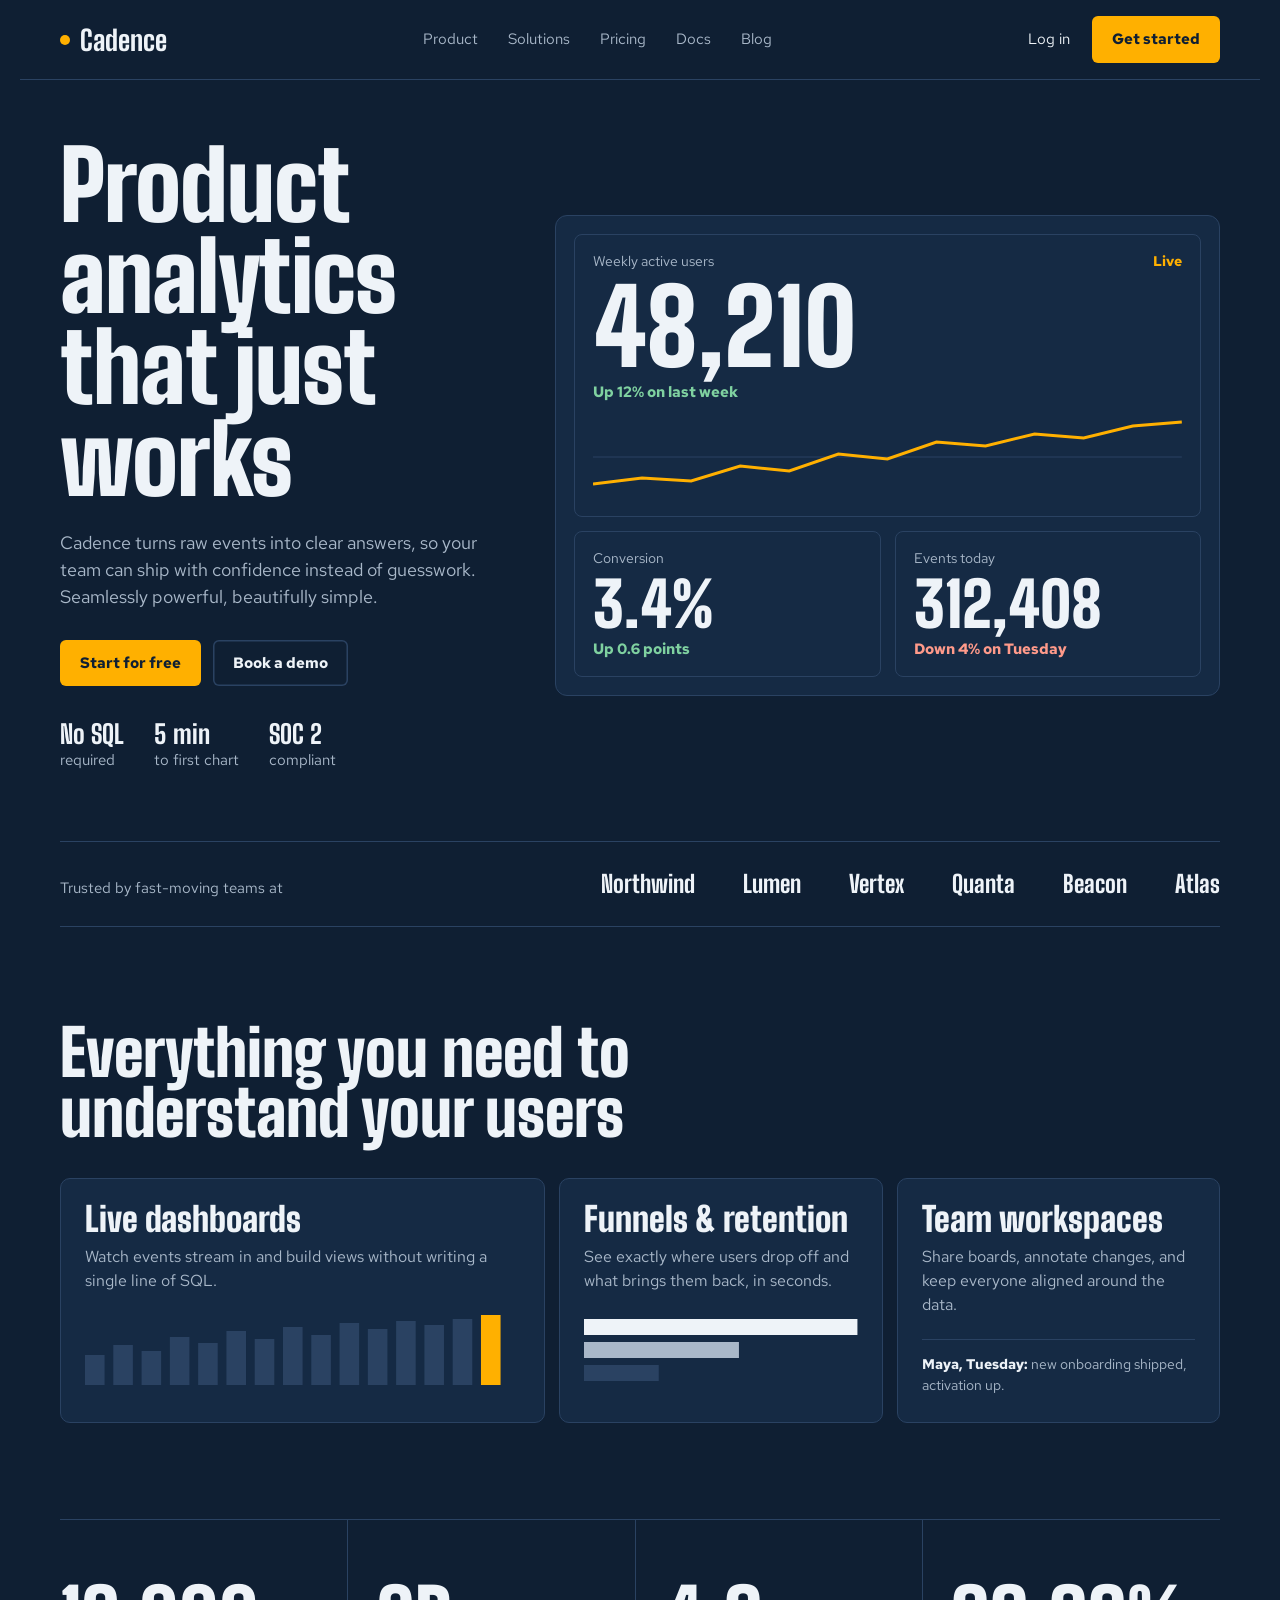
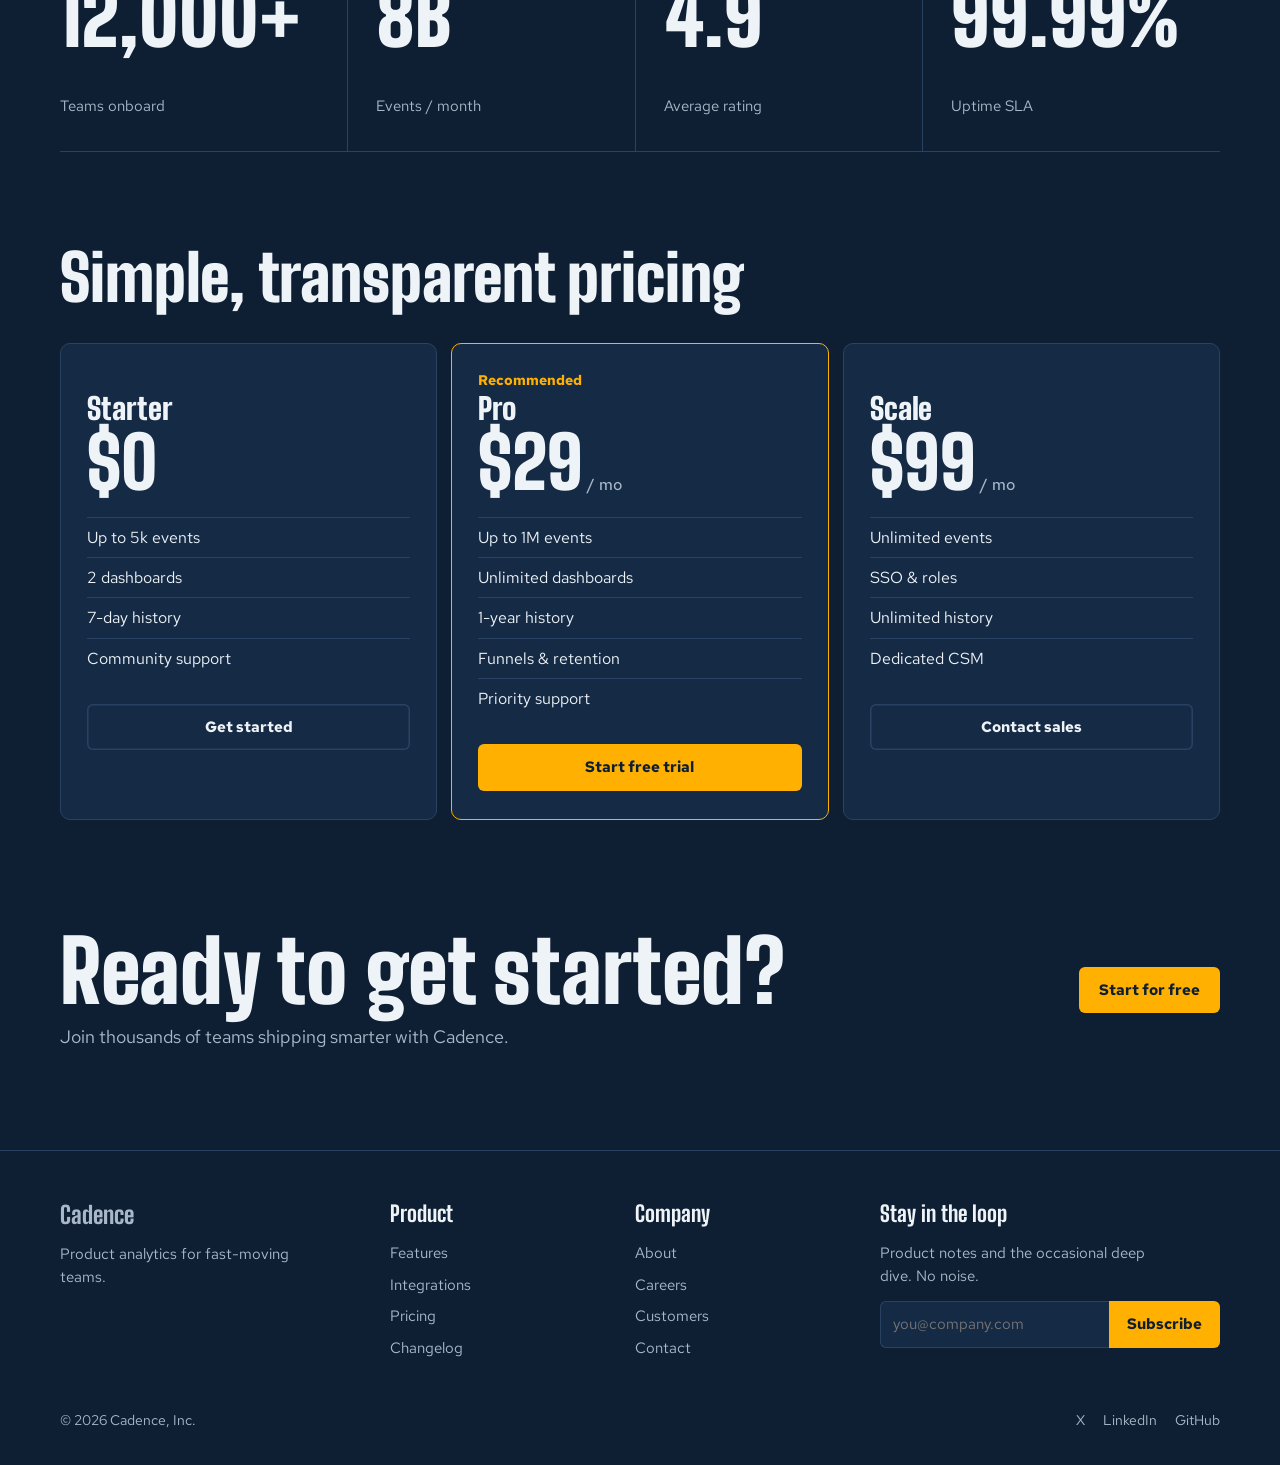
<file: .opencode/avoid-ai-design-main/examples/demo/after-wallboard.html>
<!doctype html>
<!-- DEMO / after, direction "Wallboard": the SAME site as slop.html, grounded in where Cadence
     actually lives: on the TV on the team's wall. A wallboard is read across a room, so numbers are
     huge, words are few, the face is a signage face built for distance, and color means status.
     Dark on purpose (a screen on a wall, not a default), a deep navy rather than near-black.
     avoid-ai-design-ignore-file: L4, L9, CP2, CP6
     (content held identical to slop.html so that only the design varies; see AUDIT.md) -->
<html lang="en">
<head>
<meta charset="utf-8">
<meta name="viewport" content="width=device-width, initial-scale=1">
<title>Cadence: product analytics</title>
<link rel="preconnect" href="https://fonts.googleapis.com">
<link rel="preconnect" href="https://fonts.gstatic.com" crossorigin>
<link href="https://fonts.googleapis.com/css2?family=Big+Shoulders+Display:wght@700;800;900&family=Red+Hat+Text:wght@400;500;700&display=swap" rel="stylesheet">
<style>
  *{ margin:0; padding:0; box-sizing:border-box; }
  :root{ --ground:#0f1f33; --panel:#152a44; --line:#2a4262; --text:#eef3f8; --muted:#a9b8c9;
         --live:#ffb000; --up:#7fd1a0; --down:#ff9a8a;
         --sign:"Big Shoulders Display", "Arial Narrow", sans-serif; --read:"Red Hat Text", "Segoe UI", sans-serif; }
  body{ font-family:var(--read); color:var(--text); background:var(--ground); line-height:1.5; -webkit-font-smoothing:antialiased; }
  a{ color:inherit; text-decoration:none; }
  a:focus-visible, button:focus-visible, input:focus-visible{ outline:3px solid var(--live); outline-offset:3px; border-radius:4px; }
  .wrap{ max-width:1240px; margin:0 auto; padding:0 40px; }
  h1, h2, h3, .num{ font-family:var(--sign); font-weight:900; line-height:.95; }

  .nav{ display:flex; align-items:center; justify-content:space-between; height:80px; border-bottom:1px solid var(--line); }
  .brand{ display:flex; align-items:center; gap:10px; font-family:var(--sign); font-weight:800; font-size:28px; }
  .brand i{ width:10px; height:10px; background:var(--live); border-radius:50%; }
  .links{ display:flex; gap:30px; font-size:15px; color:var(--muted); }
  .links a:hover{ color:var(--text); }
  .nav-r{ display:flex; align-items:center; gap:22px; font-size:15px; }
  .btn{ display:inline-block; background:var(--live); color:var(--ground); font-weight:700; font-size:15px; padding:12px 20px; border-radius:6px; transition:filter .15s ease; }
  .btn:hover{ filter:brightness(1.1); }
  .btn.line{ background:transparent; color:var(--text); box-shadow:inset 0 0 0 1.5px var(--line); }
  .btn.line:hover{ box-shadow:inset 0 0 0 1.5px var(--live); }

  .hero{ display:grid; grid-template-columns:.8fr 1.2fr; gap:52px; align-items:center; padding:60px 0 70px; }
  .hero h1{ font-size:96px; letter-spacing:-.01em; margin-bottom:24px; }
  .hero .sub{ font-size:18px; color:var(--muted); max-width:430px; margin-bottom:30px; }
  .cta{ display:flex; gap:12px; }
  .proof{ list-style:none; display:flex; gap:30px; margin-top:34px; color:var(--muted); font-size:14.5px; }
  .proof b{ display:block; font-family:var(--sign); font-weight:800; font-size:26px; color:var(--text); line-height:1.1; }

  .wall{ background:var(--panel); border:1px solid var(--line); border-radius:12px; padding:18px; display:grid; grid-template-columns:1fr 1fr; gap:14px; }
  .tile{ border:1px solid var(--line); border-radius:8px; padding:16px 18px; }
  .tile.big{ grid-column:1 / -1; }
  .tile .k{ font-size:14px; color:var(--muted); display:flex; justify-content:space-between; }
  .tile .k em{ font-style:normal; color:var(--live); font-weight:700; }
  .tile .num{ font-size:62px; margin-top:6px; }
  .tile.big .num{ font-size:104px; }
  .tile .d{ font-size:14.5px; font-weight:700; margin-top:4px; }
  .up{ color:var(--up); } .down{ color:var(--down); }
  .tile svg{ display:block; width:100%; height:86px; margin-top:12px; }

  .logos{ display:flex; justify-content:space-between; align-items:baseline; padding:24px 0; border-top:1px solid var(--line); border-bottom:1px solid var(--line); color:var(--muted); font-size:14.5px; }
  .logos ul{ list-style:none; display:flex; gap:48px; font-family:var(--sign); font-weight:800; font-size:24px; color:var(--text); }

  .block{ padding:96px 0 0; }
  .block h2{ font-size:64px; max-width:760px; margin-bottom:34px; }
  .panels{ display:grid; grid-template-columns:1.5fr 1fr 1fr; gap:14px; }
  .panel{ background:var(--panel); border:1px solid var(--line); border-radius:10px; padding:24px 24px 26px; }
  .panel h3{ font-size:34px; margin-bottom:10px; }
  .panel p{ color:var(--muted); font-size:16px; }
  .panel svg{ display:block; width:100%; height:70px; margin-top:22px; }
  .panel .note{ margin-top:22px; padding-top:14px; border-top:1px solid var(--line); font-size:14px; color:var(--muted); }
  .panel .note b{ color:var(--text); }

  .counts{ display:grid; grid-template-columns:repeat(4,1fr); margin-top:96px; border-top:1px solid var(--line); border-bottom:1px solid var(--line); }
  .counts div{ padding:30px 20px 34px 0; }
  .counts div + div{ padding-left:28px; border-left:1px solid var(--line); }
  .counts .num{ font-size:78px; }
  .counts span{ display:block; margin-top:6px; color:var(--muted); font-size:15px; }

  .plans{ display:grid; grid-template-columns:repeat(3,1fr); gap:14px; }
  .plan{ background:var(--panel); border:1px solid var(--line); border-radius:10px; padding:26px 26px 28px; }
  .plan.rec{ border-color:var(--live); }
  .plan .rec-l{ height:20px; font-size:14px; font-weight:700; color:var(--live); }
  .plan h3{ font-size:30px; margin:4px 0 6px; }
  .plan .num{ font-size:72px; }
  .plan .num small{ font-family:var(--read); font-weight:500; font-size:16px; color:var(--muted); }
  .plan ul{ list-style:none; margin:20px 0 26px; }
  .plan li{ padding:8px 0; border-top:1px solid var(--line); font-size:15.5px; }
  .plan .btn{ display:block; text-align:center; }

  .close{ display:flex; justify-content:space-between; align-items:center; gap:40px; padding:110px 0 100px; }
  .close h2{ font-size:86px; }
  .close p{ margin-top:12px; color:var(--muted); font-size:18px; }

  footer{ border-top:1px solid var(--line); padding:46px 0 34px; }
  .foot{ display:grid; grid-template-columns:1.4fr 1fr 1fr 1.6fr; gap:32px; }
  .foot h4{ font-family:var(--sign); font-weight:800; font-size:22px; margin-bottom:12px; }
  .foot a{ display:block; color:var(--muted); font-size:15px; margin-bottom:9px; }
  .foot a:hover{ color:var(--text); }
  .foot p{ color:var(--muted); font-size:15px; max-width:270px; }
  .signup{ display:flex; margin-top:14px; }
  .signup input{ flex:1; font:inherit; font-size:15px; padding:11px 12px; background:var(--panel); color:var(--text); border:1px solid var(--line); border-right:0; border-radius:6px 0 0 6px; }
  .signup button{ font:inherit; font-weight:700; font-size:15px; padding:0 18px; border:0; border-radius:0 6px 6px 0; background:var(--live); color:var(--ground); cursor:pointer; }
  .legal{ display:flex; justify-content:space-between; margin-top:42px; font-size:14px; color:var(--muted); }
  .legal nav{ display:flex; gap:18px; }

  @media (max-width:900px){
    .hero, .panels, .plans{ grid-template-columns:1fr; } .hero h1{ font-size:64px; }
    .counts, .foot{ grid-template-columns:1fr 1fr; } .links, .logos ul{ display:none; } .close{ flex-direction:column; align-items:flex-start; }
  }
</style>
</head>
<body>
  <header class="wrap nav">
    <a class="brand" href="after-wallboard.html"><i aria-hidden="true"></i>Cadence</a>
    <nav class="links" aria-label="Main"><a href="#">Product</a><a href="#">Solutions</a><a href="#pricing">Pricing</a><a href="#">Docs</a><a href="#">Blog</a></nav>
    <div class="nav-r"><a href="#">Log in</a><a class="btn" href="#">Get started</a></div>
  </header>

  <main class="wrap">
    <section class="hero">
      <div>
        <h1>Product analytics that just works</h1>
        <p class="sub">Cadence turns raw events into clear answers, so your team can ship with confidence instead of guesswork. Seamlessly powerful, beautifully simple.</p>
        <div class="cta"><a class="btn" href="#">Start for free</a><a class="btn line" href="#">Book a demo</a></div>
        <ul class="proof"><li><b>No SQL</b>required</li><li><b>5 min</b>to first chart</li><li><b>SOC 2</b>compliant</li></ul>
      </div>
      <figure class="wall" aria-label="A Cadence wallboard">
        <div class="tile big">
          <div class="k"><span>Weekly active users</span><em>Live</em></div>
          <div class="num">48,210</div>
          <div class="d up">Up 12% on last week</div>
          <svg viewBox="0 0 600 86" preserveAspectRatio="none" aria-hidden="true">
            <polyline fill="none" stroke="#2a4262" stroke-width="1" points="0,43 600,43"/>
            <polyline fill="none" stroke="#ffb000" stroke-width="3" points="0,70 50,64 100,67 150,52 200,57 250,40 300,45 350,28 400,32 450,20 500,24 550,12 600,8"/>
          </svg>
        </div>
        <div class="tile"><div class="k"><span>Conversion</span></div><div class="num">3.4%</div><div class="d up">Up 0.6 points</div></div>
        <div class="tile"><div class="k"><span>Events today</span></div><div class="num">312,408</div><div class="d down">Down 4% on Tuesday</div></div>
      </figure>
    </section>

    <section class="logos" aria-label="Customers">
      <span>Trusted by fast-moving teams at</span>
      <ul><li>Northwind</li><li>Lumen</li><li>Vertex</li><li>Quanta</li><li>Beacon</li><li>Atlas</li></ul>
    </section>

    <section class="block">
      <h2>Everything you need to understand your users</h2>
      <div class="panels">
        <div class="panel">
          <h3>Live dashboards</h3>
          <p>Watch events stream in and build views without writing a single line of SQL.</p>
          <svg viewBox="0 0 400 70" preserveAspectRatio="none" aria-hidden="true">
            <g fill="#2a4262"><rect x="0" y="40" width="18" height="30"/><rect x="26" y="30" width="18" height="40"/><rect x="52" y="36" width="18" height="34"/><rect x="78" y="22" width="18" height="48"/><rect x="104" y="28" width="18" height="42"/><rect x="130" y="16" width="18" height="54"/><rect x="156" y="24" width="18" height="46"/><rect x="182" y="12" width="18" height="58"/><rect x="208" y="20" width="18" height="50"/><rect x="234" y="8" width="18" height="62"/><rect x="260" y="14" width="18" height="56"/><rect x="286" y="6" width="18" height="64"/><rect x="312" y="10" width="18" height="60"/><rect x="338" y="4" width="18" height="66"/></g>
            <rect x="364" y="0" width="18" height="70" fill="#ffb000"/>
          </svg>
        </div>
        <div class="panel">
          <h3>Funnels &amp; retention</h3>
          <p>See exactly where users drop off and what brings them back, in seconds.</p>
          <svg viewBox="0 0 300 70" preserveAspectRatio="none" aria-hidden="true"><rect x="0" y="4" width="300" height="16" fill="#eef3f8"/><rect x="0" y="27" width="170" height="16" fill="#a9b8c9"/><rect x="0" y="50" width="82" height="16" fill="#2a4262"/></svg>
        </div>
        <div class="panel">
          <h3>Team workspaces</h3>
          <p>Share boards, annotate changes, and keep everyone aligned around the data.</p>
          <div class="note"><b>Maya, Tuesday:</b> new onboarding shipped, activation up.</div>
        </div>
      </div>

      <div class="counts">
        <div><div class="num">12,000+</div><span>Teams onboard</span></div>
        <div><div class="num">8B</div><span>Events / month</span></div>
        <div><div class="num">4.9</div><span>Average rating</span></div>
        <div><div class="num">99.99%</div><span>Uptime SLA</span></div>
      </div>
    </section>

    <section class="block" id="pricing">
      <h2>Simple, transparent pricing</h2>
      <div class="plans">
        <div class="plan"><div class="rec-l"></div><h3>Starter</h3><div class="num">$0</div><ul><li>Up to 5k events</li><li>2 dashboards</li><li>7-day history</li><li>Community support</li></ul><a class="btn line" href="#">Get started</a></div>
        <div class="plan rec"><div class="rec-l">Recommended</div><h3>Pro</h3><div class="num">$29<small> / mo</small></div><ul><li>Up to 1M events</li><li>Unlimited dashboards</li><li>1-year history</li><li>Funnels &amp; retention</li><li>Priority support</li></ul><a class="btn" href="#">Start free trial</a></div>
        <div class="plan"><div class="rec-l"></div><h3>Scale</h3><div class="num">$99<small> / mo</small></div><ul><li>Unlimited events</li><li>SSO &amp; roles</li><li>Unlimited history</li><li>Dedicated CSM</li></ul><a class="btn line" href="#">Contact sales</a></div>
      </div>
    </section>

    <section class="close">
      <div><h2>Ready to get started?</h2><p>Join thousands of teams shipping smarter with Cadence.</p></div>
      <a class="btn" href="#">Start for free</a>
    </section>
  </main>

  <footer><div class="wrap">
    <div class="foot">
      <div><a class="brand" href="after-wallboard.html" style="font-size:24px;margin-bottom:10px"><i aria-hidden="true"></i>Cadence</a><p>Product analytics for fast-moving teams.</p></div>
      <div><h4>Product</h4><a href="#">Features</a><a href="#">Integrations</a><a href="#pricing">Pricing</a><a href="#">Changelog</a></div>
      <div><h4>Company</h4><a href="#">About</a><a href="#">Careers</a><a href="#">Customers</a><a href="#">Contact</a></div>
      <div><h4>Stay in the loop</h4><p>Product notes and the occasional deep dive. No noise.</p>
        <form class="signup" onsubmit="return false"><label for="em" style="position:absolute;left:-9999px">Email</label><input id="em" type="email" placeholder="you@company.com"><button type="submit">Subscribe</button></form></div>
    </div>
    <div class="legal"><span>© 2026 Cadence, Inc.</span><nav aria-label="Social"><a href="#">X</a><a href="#">LinkedIn</a><a href="#">GitHub</a></nav></div>
  </div></footer>
</body>
</html>
</file>
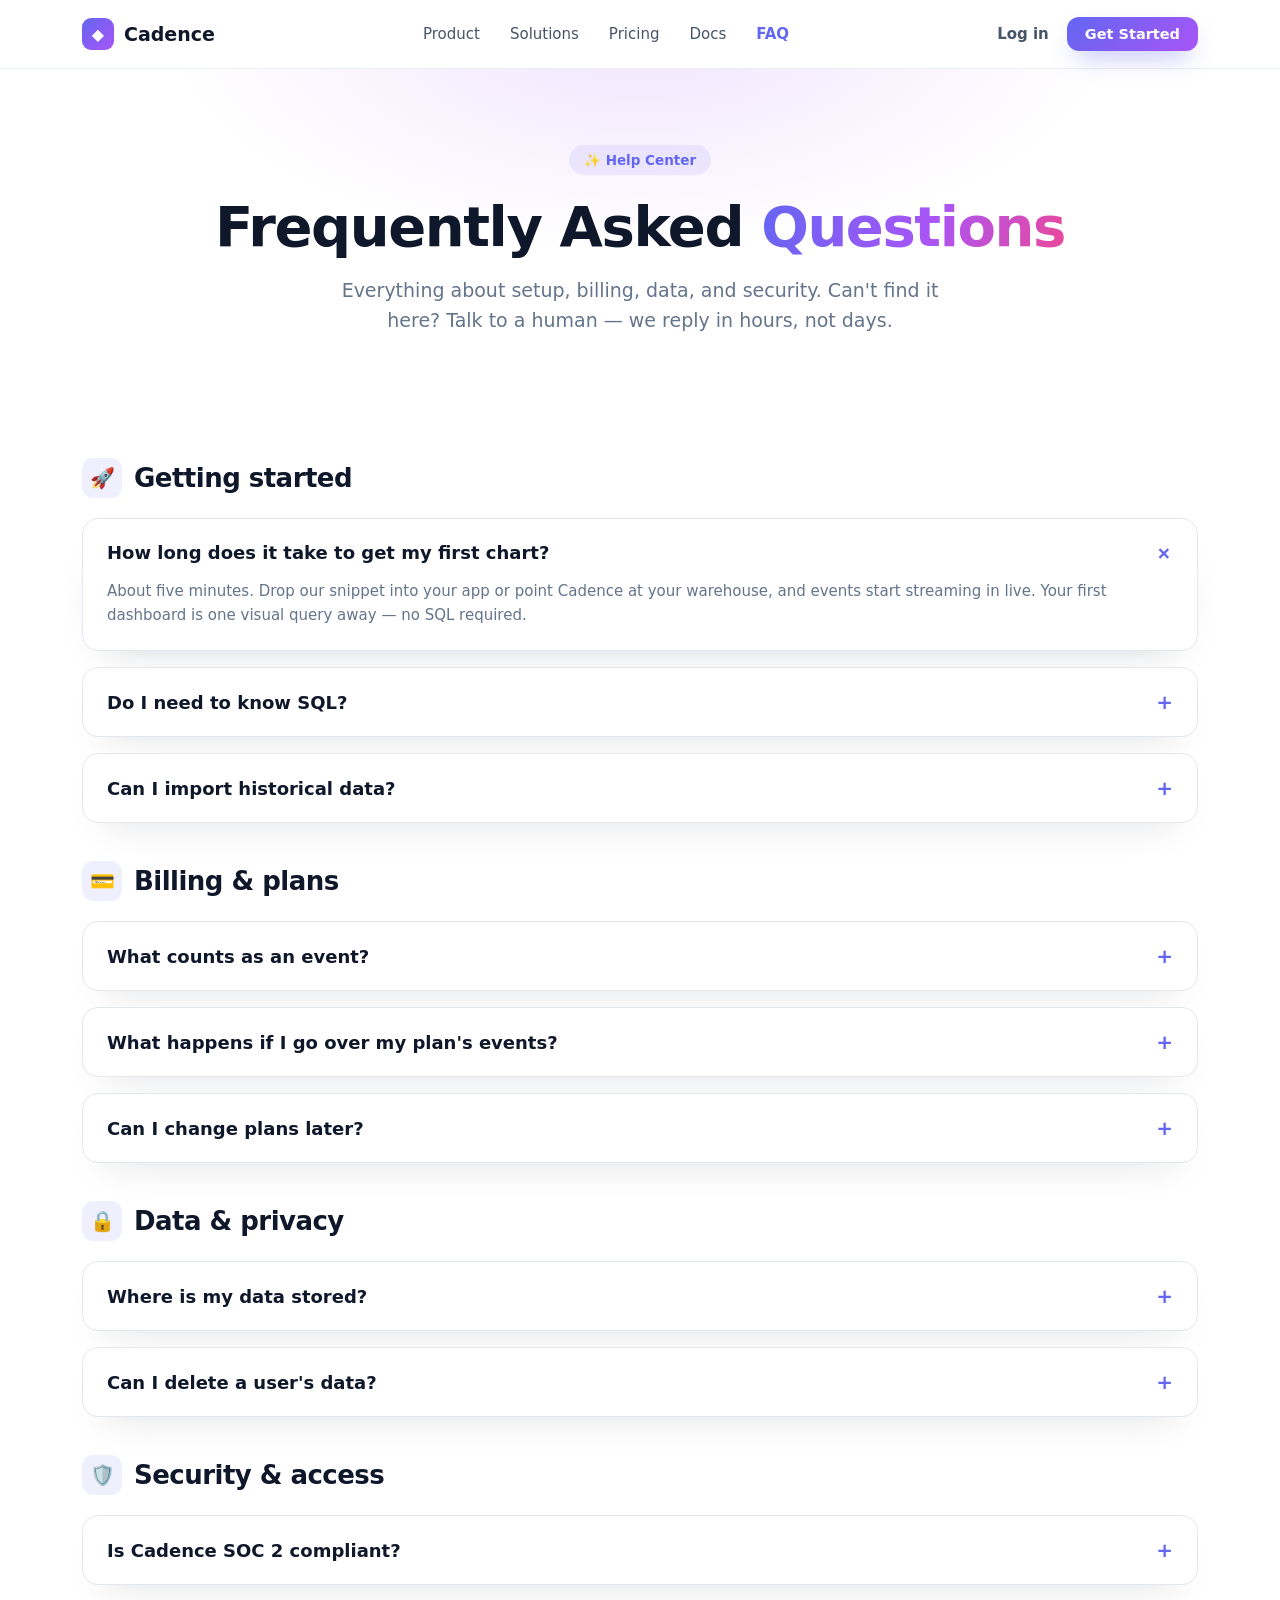
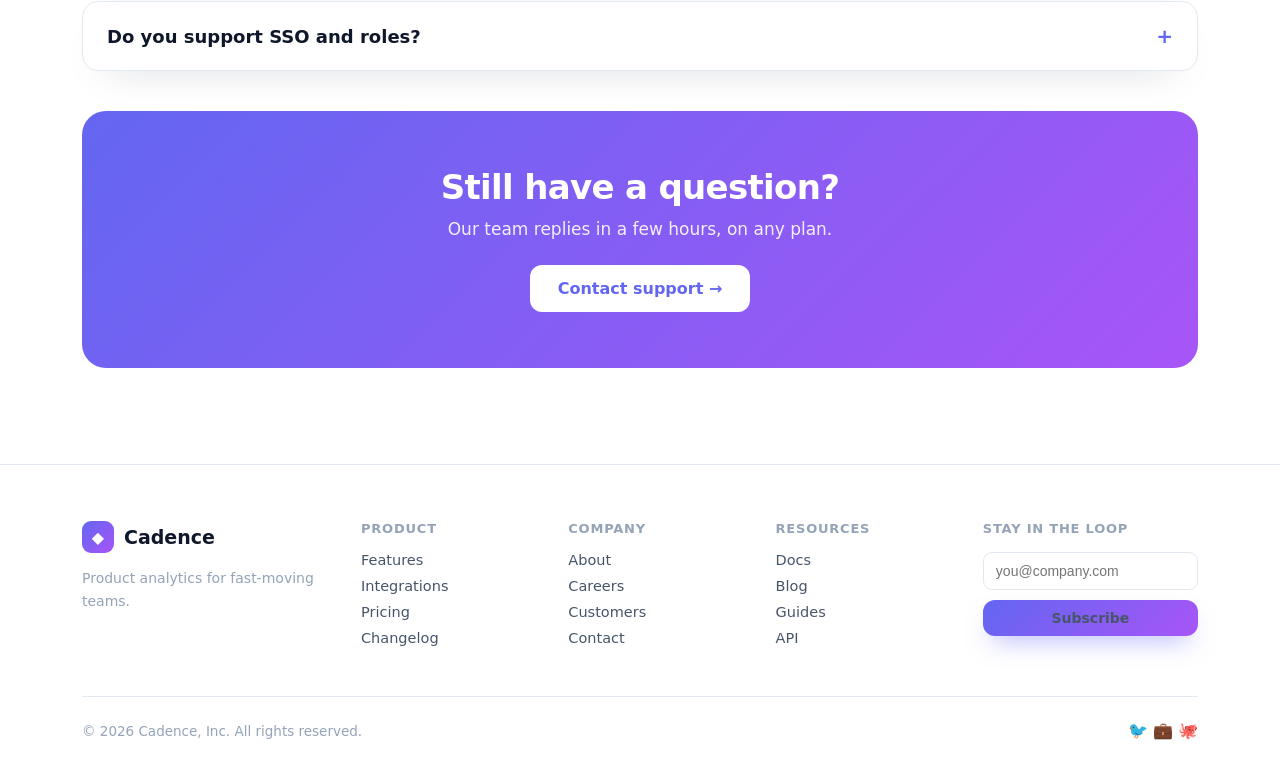
<file: .opencode/avoid-ai-design-main/examples/demo/faq-drift.html>
<!doctype html>
<!-- DEMO / slop-example: the SAME FAQ content as faq.html, but the design DRIFTED.
     This is what you get when the second page is regenerated from scratch instead of
     built on the site's design system: the model reverts to its median — indigo→violet
     gradient, Inter, rounded-2xl shadow cards, a glass nav, gradient headline text,
     emoji, a sparkle pill. On its own it is passable; sitting next to refined.html it
     announces that two different templates built one product. Bad on purpose. -->
<html lang="en">
<head>
<meta charset="utf-8">
<meta name="viewport" content="width=device-width, initial-scale=1">
<title>Cadence — FAQ</title>
<style>
  *{ margin:0; padding:0; box-sizing:border-box; }
  :root{ --indigo:#6366f1; --violet:#a855f7; --ink:#0f172a; --muted:#64748b; --line:#e2e8f0; }
  body{ font-family: Inter, -apple-system, system-ui, "Segoe UI", Roboto, sans-serif; color:var(--ink);
        background:#ffffff; -webkit-font-smoothing:antialiased; }
  .wrap{ max-width:1180px; margin:0 auto; padding:0 32px; }
  a{ color:inherit; text-decoration:none; }
  .gtext{ background:linear-gradient(110deg,#6366f1,#a855f7 55%,#ec4899); -webkit-background-clip:text;
          background-clip:text; color:transparent; }
  .gbtn{ background:linear-gradient(135deg,var(--indigo),var(--violet)); color:#fff; font-weight:600;
         border-radius:12px; box-shadow:0 12px 26px -10px rgba(99,102,241,.6); }

  /* nav (glassmorphism) */
  nav{ position:sticky; top:0; z-index:10; backdrop-filter:blur(12px); background:rgba(255,255,255,.7);
       border-bottom:1px solid rgba(226,232,240,.7); }
  .nav-in{ display:flex; align-items:center; justify-content:space-between; height:68px; }
  .brand{ display:flex; align-items:center; gap:10px; font-weight:700; font-size:19px; }
  .brand .mk{ width:32px; height:32px; border-radius:9px; background:linear-gradient(135deg,var(--indigo),var(--violet));
              display:grid; place-items:center; color:#fff; font-size:16px; }
  .nav-links{ display:flex; gap:30px; color:#475569; font-weight:500; font-size:15px; }
  .nav-links .here{ color:var(--indigo); font-weight:700; }
  .nav-r{ display:flex; align-items:center; gap:18px; }
  .nav-r .login{ color:#475569; font-weight:600; font-size:15px; }
  .gbtn.sm{ padding:9px 18px; font-size:14.5px; }

  /* hero (centered template) */
  .hero{ text-align:center; padding:76px 0 20px;
         background:radial-gradient(680px 320px at 50% -40px, rgba(168,85,247,.16), transparent 70%); }
  .pill{ display:inline-flex; gap:7px; align-items:center; background:rgba(99,102,241,.1); color:#6366f1;
         font-weight:600; font-size:13.5px; padding:7px 15px; border-radius:999px; margin-bottom:22px; }
  h1{ font-size:56px; line-height:1.07; font-weight:800; letter-spacing:-.025em; margin-bottom:18px; }
  .sub{ font-size:19px; line-height:1.6; color:var(--muted); max-width:620px; margin:0 auto 8px; }

  /* faq cards (rounded-2xl + shadow on every surface) */
  .sec{ padding:56px 0; }
  .cat-title{ font-size:26px; font-weight:800; letter-spacing:-.02em; margin:38px 0 20px; display:flex; align-items:center; gap:12px; }
  .cat-title .ic{ width:40px; height:40px; border-radius:11px; background:rgba(99,102,241,.1); display:grid; place-items:center; font-size:20px; }
  .qa{ background:#fff; border:1px solid var(--line); border-radius:16px; padding:22px 24px; margin-bottom:16px;
       box-shadow:0 18px 40px -26px rgba(15,23,42,.25); }
  .qa summary{ list-style:none; cursor:pointer; display:flex; justify-content:space-between; align-items:center; gap:16px; }
  .qa summary::-webkit-details-marker{ display:none; }
  .qa .q{ font-size:18px; font-weight:700; }
  .qa .chev{ color:var(--indigo); font-size:20px; font-weight:700; transition:transform .2s ease; }
  .qa[open] .chev{ transform:rotate(45deg); }
  .qa .a{ color:var(--muted); font-size:15px; line-height:1.65; margin-top:14px; }
  .qa .a a{ color:var(--indigo); font-weight:600; }

  /* cta band (the gradient again) */
  .cta{ margin:40px 0; border-radius:24px; padding:56px; text-align:center;
        background:linear-gradient(135deg,var(--indigo),var(--violet)); color:#fff; }
  .cta h2{ font-size:34px; font-weight:800; letter-spacing:-.02em; margin-bottom:12px; }
  .cta p{ opacity:.9; font-size:17px; margin-bottom:26px; }
  .cta .b{ display:inline-block; background:#fff; color:var(--indigo); font-weight:700; padding:14px 28px; border-radius:12px; }

  /* footer */
  footer{ border-top:1px solid var(--line); padding:56px 0 40px; }
  .foot{ display:grid; grid-template-columns:1.4fr 1fr 1fr 1fr 1.2fr; gap:28px; }
  .foot h4{ font-size:13px; text-transform:uppercase; letter-spacing:.06em; color:#94a3b8; margin-bottom:16px; }
  .foot a{ display:block; color:#475569; font-size:14.5px; margin-bottom:10px; }
  .foot .news input{ width:100%; padding:10px 12px; border:1px solid var(--line); border-radius:9px; font-size:14px; margin-bottom:10px; }
  .foot .news .gbtn{ display:block; text-align:center; padding:10px; font-size:14px; }
  .copy{ display:flex; justify-content:space-between; align-items:center; margin-top:40px; padding-top:24px;
         border-top:1px solid var(--line); color:#94a3b8; font-size:13.5px; }
  .copy .soc{ display:flex; gap:14px; font-size:16px; }
</style>
</head>
<body>
  <nav><div class="wrap nav-in">
    <div class="brand"><span class="mk">◆</span> Cadence</div>
    <div class="nav-links"><span>Product</span><span>Solutions</span><span>Pricing</span><span>Docs</span><span class="here">FAQ</span></div>
    <div class="nav-r"><span class="login">Log in</span><a class="gbtn sm">Get Started</a></div>
  </div></nav>

  <header class="hero"><div class="wrap">
    <div class="pill">✨ Help Center</div>
    <h1>Frequently Asked <span class="gtext">Questions</span></h1>
    <p class="sub">Everything about setup, billing, data, and security. Can't find it here? Talk to a human — we reply in hours, not days.</p>
  </div></header>

  <section class="sec"><div class="wrap">
    <div class="cat-title"><span class="ic">🚀</span> Getting started</div>
    <details class="qa" open><summary><span class="q">How long does it take to get my first chart?</span><span class="chev">+</span></summary><div class="a">About five minutes. Drop our snippet into your app or point Cadence at your warehouse, and events start streaming in live. Your first dashboard is one visual query away — no SQL required.</div></details>
    <details class="qa"><summary><span class="q">Do I need to know SQL?</span><span class="chev">+</span></summary><div class="a">No. Dashboards, funnels, and retention are all built from a visual query builder. SQL is there the moment you want it, but it is never a requirement to get an answer.</div></details>
    <details class="qa"><summary><span class="q">Can I import historical data?</span><span class="chev">+</span></summary><div class="a">Yes. Backfill from your warehouse or a CSV, and Cadence reconciles it with live events automatically — so a chart drawn today still reflects last year.</div></details>

    <div class="cat-title"><span class="ic">💳</span> Billing &amp; plans</div>
    <details class="qa"><summary><span class="q">What counts as an event?</span><span class="chev">+</span></summary><div class="a">Any tracked action — a page view, a click, a server-side call. You only pay for events you keep; anything you sample out or filter before storage does not count against your plan.</div></details>
    <details class="qa"><summary><span class="q">What happens if I go over my plan's events?</span><span class="chev">+</span></summary><div class="a">Nothing breaks. We flag it, keep collecting, and prorate the overage at your tier's rate. No sampling you did not ask for, no surprise shutoffs mid-month.</div></details>
    <details class="qa"><summary><span class="q">Can I change plans later?</span><span class="chev">+</span></summary><div class="a">Any time, up or down. Changes take effect on your next billing cycle and we prorate the difference — compare the tiers on the <a href="refined.html">pricing page</a>.</div></details>

    <div class="cat-title"><span class="ic">🔒</span> Data &amp; privacy</div>
    <details class="qa"><summary><span class="q">Where is my data stored?</span><span class="chev">+</span></summary><div class="a">In-region by default — US or EU — on SOC 2 Type II infrastructure. You pick the region at setup, and it never leaves it without your say-so.</div></details>
    <details class="qa"><summary><span class="q">Can I delete a user's data?</span><span class="chev">+</span></summary><div class="a">Yes. A single call removes a user and every event tied to them — across both live and historical stores — within 24 hours, and returns a receipt you can hand to an auditor.</div></details>

    <div class="cat-title"><span class="ic">🛡️</span> Security &amp; access</div>
    <details class="qa"><summary><span class="q">Is Cadence SOC 2 compliant?</span><span class="chev">+</span></summary><div class="a">Yes — SOC 2 Type II. You can pull the current report straight from your dashboard, or request it from our security team before you sign anything.</div></details>
    <details class="qa"><summary><span class="q">Do you support SSO and roles?</span><span class="chev">+</span></summary><div class="a">SAML SSO and role-based access ship on the Scale plan. Starter and Pro include team workspaces with basic roles, so you can invite the whole team from day one.</div></details>

    <div class="cta">
      <h2>Still have a question?</h2>
      <p>Our team replies in a few hours, on any plan.</p>
      <a class="b">Contact support →</a>
    </div>
  </div></section>

  <footer><div class="wrap">
    <div class="foot">
      <div><div class="brand" style="margin-bottom:14px"><span class="mk">◆</span> Cadence</div><p style="color:#94a3b8;font-size:14px;line-height:1.6">Product analytics for fast-moving teams.</p></div>
      <div><h4>Product</h4><a>Features</a><a>Integrations</a><a>Pricing</a><a>Changelog</a></div>
      <div><h4>Company</h4><a>About</a><a>Careers</a><a>Customers</a><a>Contact</a></div>
      <div><h4>Resources</h4><a>Docs</a><a>Blog</a><a>Guides</a><a>API</a></div>
      <div class="news"><h4>Stay in the loop</h4><input placeholder="you@company.com"><a class="gbtn">Subscribe</a></div>
    </div>
    <div class="copy"><span>© 2026 Cadence, Inc. All rights reserved.</span><span class="soc">🐦 💼 🐙</span></div>
  </div></footer>
</body>
</html>
</file>
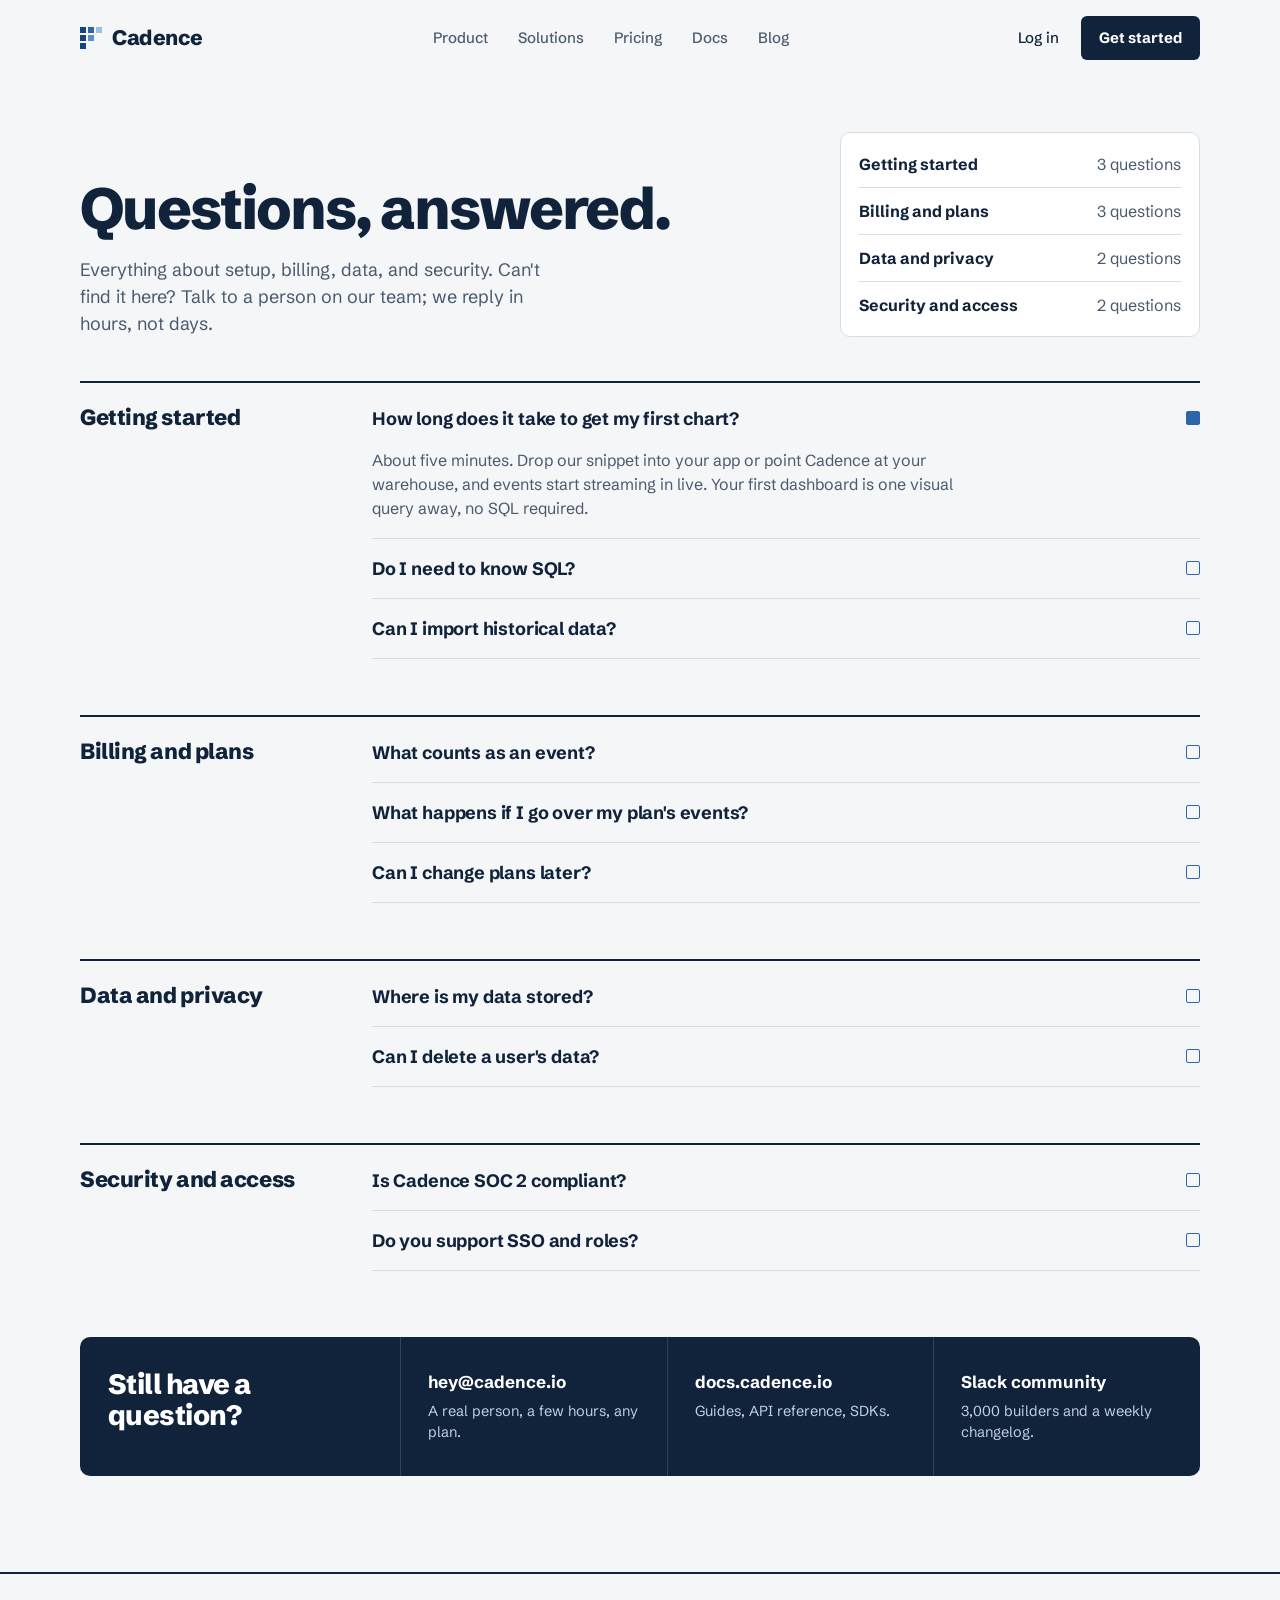
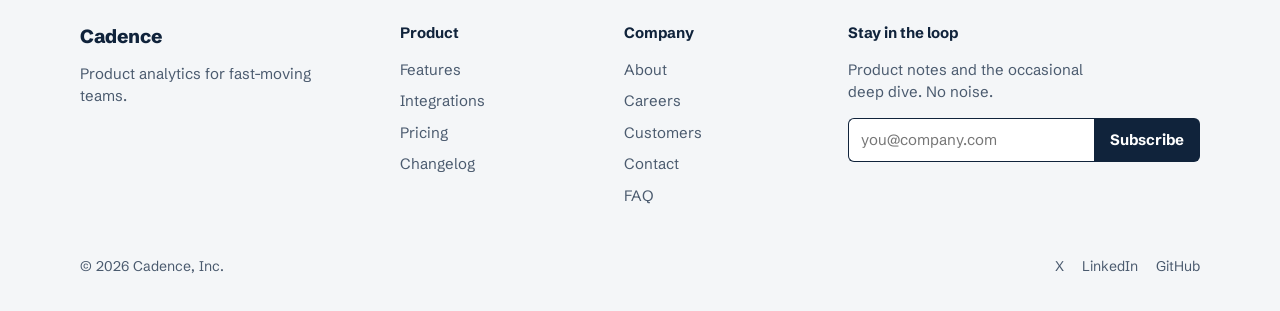
<file: .opencode/avoid-ai-design-main/examples/demo/faq.html>
<!doctype html>
<!-- DEMO / after: a SECOND page of the Cadence site, built on the same design system as
     refined.html (direction "Cohort"). It exists to show cross-page CONSISTENCY: the same tokens,
     the same header and footer, the same type and heat ramp, the same table-like structure.
     Land on the home page, open the FAQ, and it is unmistakably the same product.
     Compare with faq-drift.html, the same page regenerated from scratch, which drifts.
     avoid-ai-design-ignore-file: CP6
     (the "Get started" nav label is shared site chrome, held identical to refined.html) -->
<html lang="en">
<head>
<meta charset="utf-8">
<meta name="viewport" content="width=device-width, initial-scale=1">
<title>Cadence: questions, answered</title>
<link rel="preconnect" href="https://fonts.googleapis.com">
<link rel="preconnect" href="https://fonts.gstatic.com" crossorigin>
<link href="https://fonts.googleapis.com/css2?family=Schibsted+Grotesk:wght@400;500;700;800&display=swap" rel="stylesheet">
<style>
  *{ margin:0; padding:0; box-sizing:border-box; }
  /* shared design system: identical to refined.html */
  :root{
    --ground:#f4f6f8; --surface:#ffffff; --ink:#10233b; --muted:#4a5a6e; --rule:#d5dde6;
    --heat-1:#c9dbef; --heat-2:#9ebfe3; --heat-3:#5f8fc9; --heat-4:#2f64a8; --heat-5:#16447f; --wash:#e8f0f9;
    --face:"Schibsted Grotesk", "Segoe UI", sans-serif;
  }
  body{ font-family:var(--face); color:var(--ink); background:var(--ground); -webkit-font-smoothing:antialiased; line-height:1.5; }
  a{ color:inherit; text-decoration:none; }
  a:focus-visible, button:focus-visible, input:focus-visible, summary:focus-visible{ outline:2px solid var(--heat-4); outline-offset:3px; border-radius:4px; }
  .wrap{ max-width:1200px; margin:0 auto; padding:0 40px; }
  .nav{ display:flex; align-items:center; justify-content:space-between; height:76px; }
  .brand{ display:flex; align-items:center; gap:10px; font-weight:800; font-size:21px; letter-spacing:-.02em; }
  .brand svg{ display:block; }
  .links{ display:flex; gap:30px; font-size:15px; font-weight:500; color:var(--muted); }
  .links a:hover{ color:var(--ink); }
  .nav-r{ display:flex; align-items:center; gap:22px; font-size:15px; font-weight:500; }
  .btn{ display:inline-block; background:var(--ink); color:#fff; font-weight:700; font-size:15px; padding:11px 18px; border-radius:6px; transition:background-color .15s ease; }
  .btn:hover{ background:var(--heat-4); }
  footer{ border-top:2px solid var(--ink); padding:48px 0 34px; }
  .foot{ display:grid; grid-template-columns:1.5fr 1fr 1fr 1.5fr; gap:32px; }
  .foot h4{ font-size:15px; font-weight:700; margin-bottom:14px; }
  .foot a{ display:block; color:var(--muted); font-size:15px; margin-bottom:9px; }
  .foot a:hover{ color:var(--ink); }
  .foot p{ color:var(--muted); font-size:15px; max-width:260px; }
  .signup{ display:flex; margin-top:14px; }
  .signup input{ flex:1; font:inherit; font-size:15px; padding:10px 12px; border:1.5px solid var(--ink); border-right:0; border-radius:6px 0 0 6px; background:var(--surface); color:var(--ink); }
  .signup button{ font:inherit; font-weight:700; font-size:15px; padding:0 16px; border:0; border-radius:0 6px 6px 0; background:var(--ink); color:#fff; cursor:pointer; }
  .signup button:hover{ background:var(--heat-4); }
  .legal{ display:flex; justify-content:space-between; margin-top:40px; font-size:14px; color:var(--muted); }
  .legal nav{ display:flex; gap:18px; }

  /* this page */
  .head{ display:grid; grid-template-columns:1fr 360px; gap:56px; align-items:end; padding:56px 0 44px; }
  .head h1{ font-size:58px; line-height:1.02; font-weight:800; letter-spacing:-.035em; margin-bottom:18px; }
  .head p{ font-size:18px; color:var(--muted); max-width:470px; }
  .jump{ background:var(--surface); border:1px solid var(--rule); border-radius:10px; padding:8px 18px; }
  .jump a{ display:flex; justify-content:space-between; padding:11px 0; font-weight:500; }
  .jump a + a{ border-top:1px solid var(--rule); }
  .jump a span{ color:var(--muted); font-weight:400; }
  .jump a:hover b{ color:var(--heat-4); }
  .jump b{ font-weight:700; transition:color .15s ease; }

  .group{ display:grid; grid-template-columns:260px 1fr; gap:32px; border-top:2px solid var(--ink); padding:22px 0 56px; }
  .group h2{ font-size:22px; font-weight:800; letter-spacing:-.02em; line-height:1.15; }
  details{ border-bottom:1px solid var(--rule); }
  details:first-child summary{ padding-top:0; }
  summary{ list-style:none; cursor:pointer; display:flex; justify-content:space-between; gap:24px; padding:16px 0; font-size:18px; font-weight:700; letter-spacing:-.01em; }
  summary::-webkit-details-marker{ display:none; }
  summary:hover{ color:var(--heat-4); }
  summary .mark{ flex:none; width:14px; height:14px; margin-top:6px; border:1.5px solid var(--heat-4); border-radius:2px; transition:background-color .15s ease; }
  details[open] summary .mark{ background:var(--heat-4); }
  details p{ color:var(--muted); font-size:16px; max-width:620px; padding:0 0 18px; }
  details p a{ color:var(--ink); text-decoration:underline; text-decoration-color:var(--heat-3); text-underline-offset:3px; }

  .contact{ display:grid; grid-template-columns:1.2fr 1fr 1fr 1fr; background:var(--ink); color:#fff; border-radius:10px; margin:10px 0 96px; }
  .contact > div{ padding:32px 28px; }
  .contact > div + div{ box-shadow:inset 1px 0 0 rgba(255,255,255,.14); }
  .contact h2{ font-size:28px; font-weight:800; letter-spacing:-.02em; line-height:1.1; }
  .contact b{ display:block; font-size:17px; }
  .contact span{ display:block; margin-top:6px; font-size:14.5px; color:#bfd0e4; }

  @media (max-width:900px){
    .head, .group{ grid-template-columns:1fr; } .head h1{ font-size:42px; }
    .contact, .foot{ grid-template-columns:1fr 1fr; } .links{ display:none; }
  }
</style>
</head>
<body>
  <header class="wrap nav">
    <a class="brand" href="refined.html" aria-label="Cadence home">
      <svg width="22" height="22" viewBox="0 0 22 22" aria-hidden="true">
        <rect x="0" y="0" width="6" height="6" fill="#16447f"/><rect x="8" y="0" width="6" height="6" fill="#2f64a8"/><rect x="16" y="0" width="6" height="6" fill="#9ebfe3"/>
        <rect x="0" y="8" width="6" height="6" fill="#16447f"/><rect x="8" y="8" width="6" height="6" fill="#5f8fc9"/>
        <rect x="0" y="16" width="6" height="6" fill="#16447f"/>
      </svg>
      Cadence
    </a>
    <nav class="links" aria-label="Main"><a href="refined.html">Product</a><a href="refined.html">Solutions</a><a href="refined.html#pricing">Pricing</a><a href="#">Docs</a><a href="#">Blog</a></nav>
    <div class="nav-r"><a href="#">Log in</a><a class="btn" href="#">Get started</a></div>
  </header>

  <main class="wrap">
    <section class="head">
      <div>
        <h1>Questions, answered.</h1>
        <p>Everything about setup, billing, data, and security. Can't find it here? Talk to a person on our team; we reply in hours, not days.</p>
      </div>
      <nav class="jump" aria-label="Jump to a topic">
        <a href="#start"><b>Getting started</b><span>3 questions</span></a>
        <a href="#billing"><b>Billing and plans</b><span>3 questions</span></a>
        <a href="#data"><b>Data and privacy</b><span>2 questions</span></a>
        <a href="#security"><b>Security and access</b><span>2 questions</span></a>
      </nav>
    </section>

    <section class="group" id="start">
      <h2>Getting started</h2>
      <div>
        <details open><summary>How long does it take to get my first chart?<i class="mark" aria-hidden="true"></i></summary><p>About five minutes. Drop our snippet into your app or point Cadence at your warehouse, and events start streaming in live. Your first dashboard is one visual query away, no SQL required.</p></details>
        <details><summary>Do I need to know SQL?<i class="mark" aria-hidden="true"></i></summary><p>No. Dashboards, funnels, and retention are all built from a visual query builder. SQL is there the moment you want it, but it is never a requirement to get an answer.</p></details>
        <details><summary>Can I import historical data?<i class="mark" aria-hidden="true"></i></summary><p>Yes. Backfill from your warehouse or a CSV, and Cadence reconciles it with live events automatically, so a chart drawn today still reflects last year.</p></details>
      </div>
    </section>

    <section class="group" id="billing">
      <h2>Billing and plans</h2>
      <div>
        <details><summary>What counts as an event?<i class="mark" aria-hidden="true"></i></summary><p>Any tracked action: a page view, a click, a server-side call. You only pay for events you keep; anything you sample out or filter before storage does not count against your plan.</p></details>
        <details><summary>What happens if I go over my plan's events?<i class="mark" aria-hidden="true"></i></summary><p>Nothing breaks. We flag it, keep collecting, and prorate the overage at your tier's rate. No sampling you did not ask for, no surprise shutoffs mid-month.</p></details>
        <details><summary>Can I change plans later?<i class="mark" aria-hidden="true"></i></summary><p>Any time, up or down. Changes take effect on your next billing cycle and we prorate the difference. Compare the tiers on the <a href="refined.html#pricing">pricing page</a>.</p></details>
      </div>
    </section>

    <section class="group" id="data">
      <h2>Data and privacy</h2>
      <div>
        <details><summary>Where is my data stored?<i class="mark" aria-hidden="true"></i></summary><p>In-region by default, US or EU, on SOC 2 Type II infrastructure. You pick the region at setup, and it never leaves it without your say-so.</p></details>
        <details><summary>Can I delete a user's data?<i class="mark" aria-hidden="true"></i></summary><p>Yes. A single call removes a user and every event tied to them, across both live and historical stores, within 24 hours, and returns a receipt you can hand to an auditor.</p></details>
      </div>
    </section>

    <section class="group" id="security">
      <h2>Security and access</h2>
      <div>
        <details><summary>Is Cadence SOC 2 compliant?<i class="mark" aria-hidden="true"></i></summary><p>Yes, SOC 2 Type II. You can pull the current report straight from your dashboard, or request it from our security team before you sign anything.</p></details>
        <details><summary>Do you support SSO and roles?<i class="mark" aria-hidden="true"></i></summary><p>SAML SSO and role-based access ship on the Scale plan. Starter and Pro include team workspaces with basic roles, so you can invite the whole team from day one.</p></details>
      </div>
    </section>

    <section class="contact" aria-label="Contact">
      <div><h2>Still have a question?</h2></div>
      <div><b>hey@cadence.io</b><span>A real person, a few hours, any plan.</span></div>
      <div><b>docs.cadence.io</b><span>Guides, API reference, SDKs.</span></div>
      <div><b>Slack community</b><span>3,000 builders and a weekly changelog.</span></div>
    </section>
  </main>

  <footer><div class="wrap">
    <div class="foot">
      <div><a class="brand" href="refined.html" style="color:var(--ink);font-size:19px;margin-bottom:12px">Cadence</a><p>Product analytics for fast-moving teams.</p></div>
      <div><h4>Product</h4><a href="refined.html">Features</a><a href="#">Integrations</a><a href="refined.html#pricing">Pricing</a><a href="#">Changelog</a></div>
      <div><h4>Company</h4><a href="#">About</a><a href="#">Careers</a><a href="#">Customers</a><a href="#">Contact</a><a href="faq.html" aria-current="page">FAQ</a></div>
      <div><h4>Stay in the loop</h4><p>Product notes and the occasional deep dive. No noise.</p>
        <form class="signup" onsubmit="return false"><label for="em" style="position:absolute;left:-9999px">Email</label><input id="em" type="email" placeholder="you@company.com"><button type="submit">Subscribe</button></form></div>
    </div>
    <div class="legal"><span>© 2026 Cadence, Inc.</span><nav aria-label="Social"><a href="#">X</a><a href="#">LinkedIn</a><a href="#">GitHub</a></nav></div>
  </div></footer>
</body>
</html>
</file>
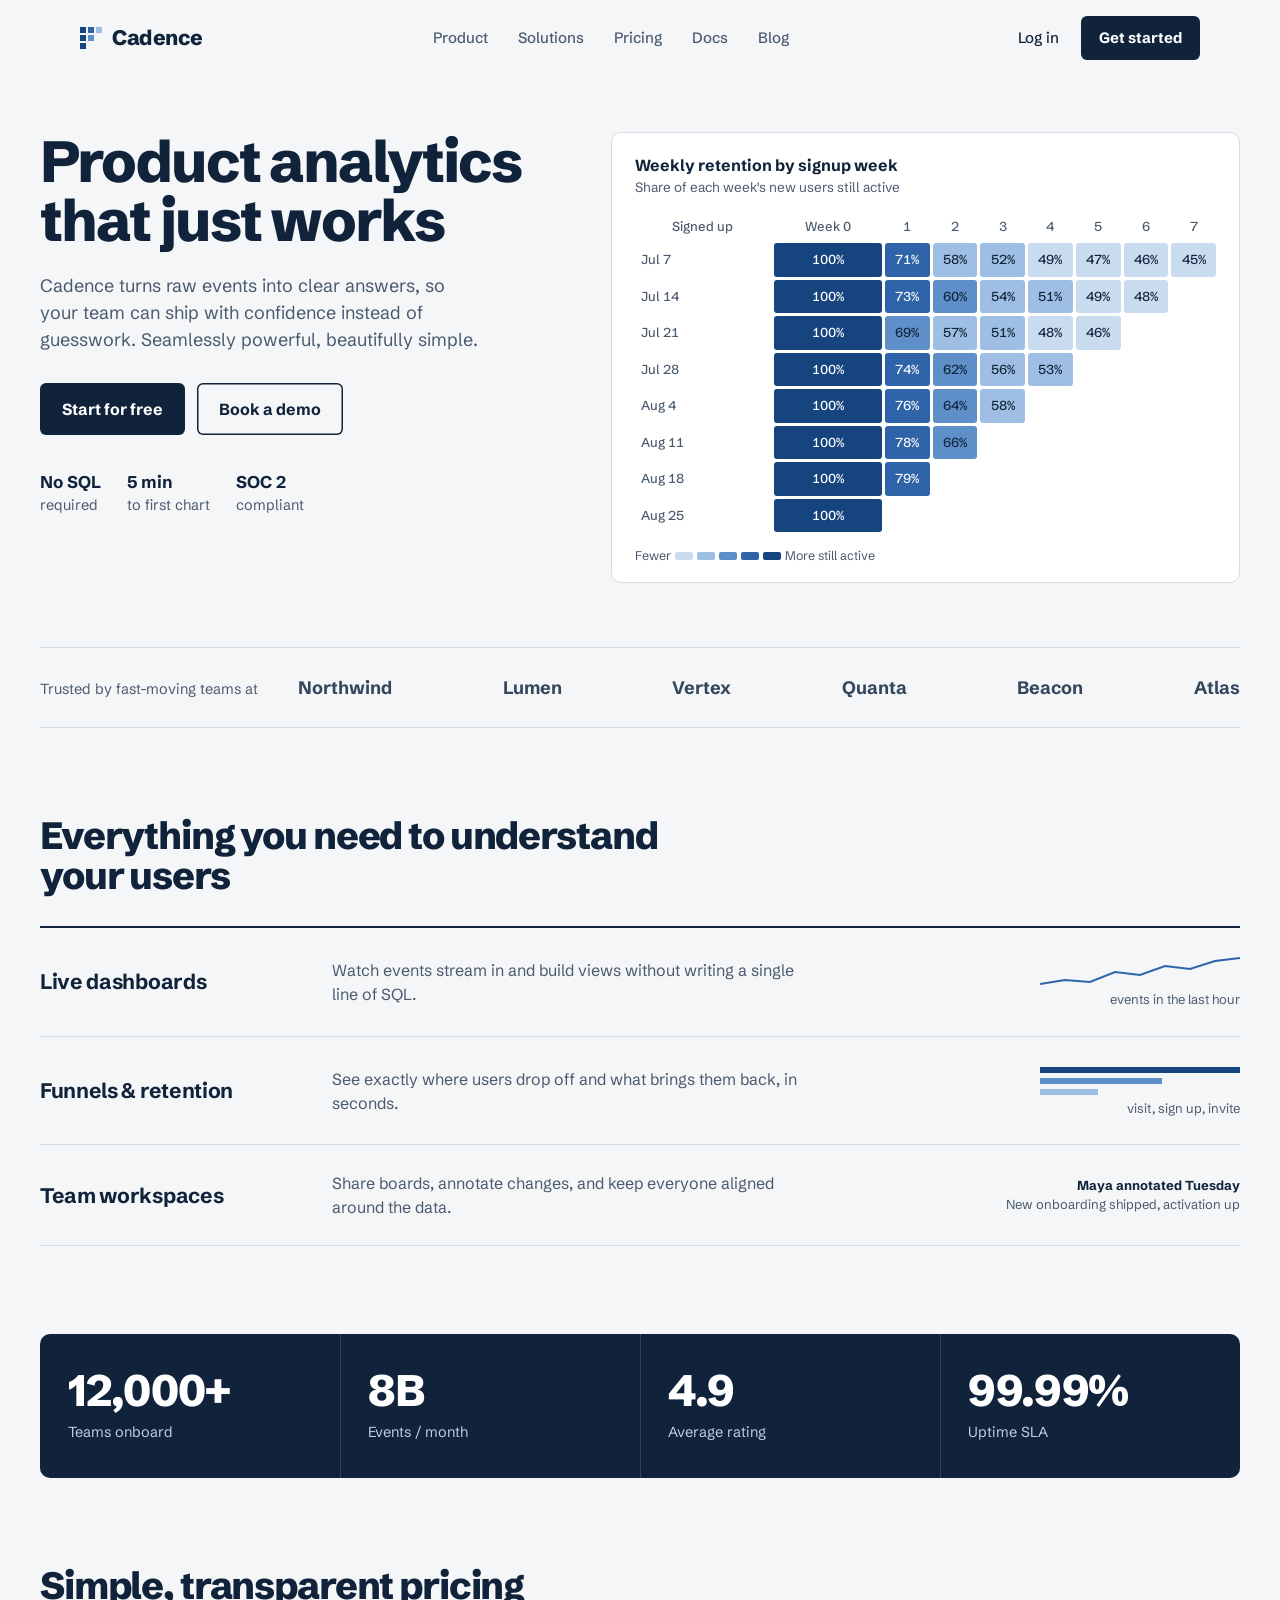
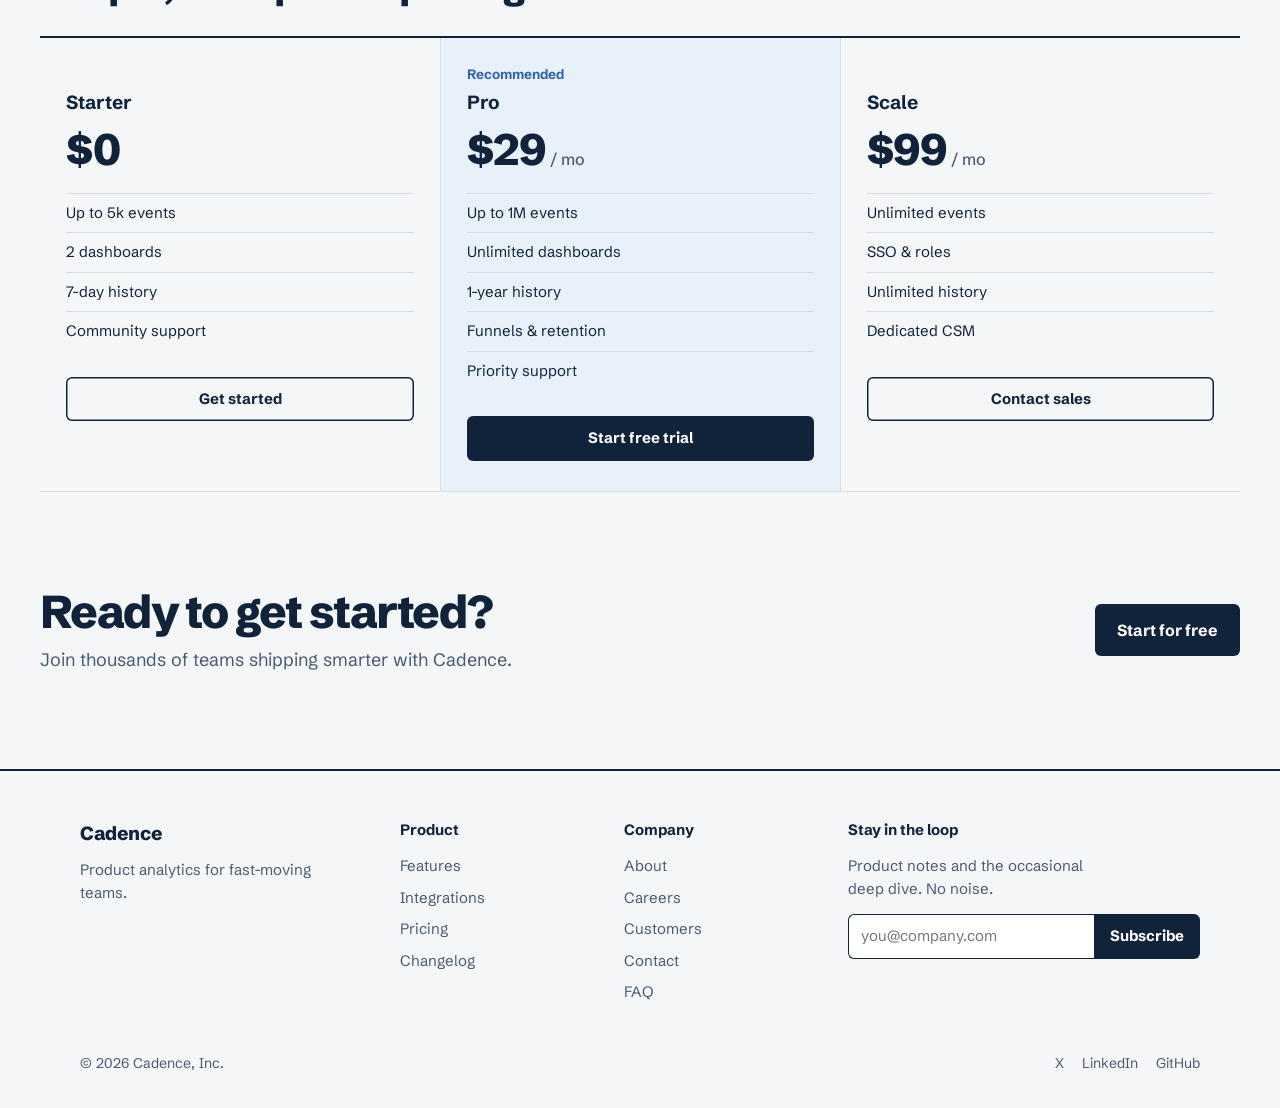
<file: .opencode/avoid-ai-design-main/examples/demo/refined.html>
<!doctype html>
<!-- DEMO / after: the SAME site as slop.html (same product, sections, copy, links), rewritten by
     avoid-ai-design v0.4. Direction "Cohort", grounded in the subject: the most characteristic
     artifact of product analytics is the retention cohort table, so it is the hero, the page is
     structured like a table, and the table's heat ramp is the page's only color.
     avoid-ai-design-ignore-file: L4, L9, CP2, CP6
     (content held identical to slop.html so that only the design varies: the stat numbers, the
     section order, and the copy are out of scope for this demo, see AUDIT.md) -->
<html lang="en">
<head>
<meta charset="utf-8">
<meta name="viewport" content="width=device-width, initial-scale=1">
<title>Cadence: product analytics</title>
<link rel="preconnect" href="https://fonts.googleapis.com">
<link rel="preconnect" href="https://fonts.gstatic.com" crossorigin>
<link href="https://fonts.googleapis.com/css2?family=Schibsted+Grotesk:wght@400;500;700;800&display=swap" rel="stylesheet">
<style>
  *{ margin:0; padding:0; box-sizing:border-box; }
  :root{
    --ground:#f4f6f8; --surface:#ffffff; --ink:#10233b; --muted:#4a5a6e; --rule:#d5dde6;
    --heat-1:#c9dbef; --heat-2:#9ebfe3; --heat-3:#5f8fc9; --heat-4:#2f64a8; --heat-5:#16447f; --wash:#e8f0f9;
    --face:"Schibsted Grotesk", "Segoe UI", sans-serif;
  }
  body{ font-family:var(--face); color:var(--ink); background:var(--ground); -webkit-font-smoothing:antialiased; line-height:1.5; }
  a{ color:inherit; text-decoration:none; }
  a:focus-visible, button:focus-visible, input:focus-visible{ outline:2px solid var(--heat-4); outline-offset:3px; border-radius:4px; }
  .wrap{ max-width:1200px; margin:0 auto; padding:0 40px; }

  /* nav */
  .nav{ display:flex; align-items:center; justify-content:space-between; height:76px; }
  .brand{ display:flex; align-items:center; gap:10px; font-weight:800; font-size:21px; letter-spacing:-.02em; }
  .brand svg{ display:block; }
  .links{ display:flex; gap:30px; font-size:15px; font-weight:500; color:var(--muted); }
  .links a:hover{ color:var(--ink); }
  .nav-r{ display:flex; align-items:center; gap:22px; font-size:15px; font-weight:500; }
  .btn{ display:inline-block; background:var(--ink); color:#fff; font-weight:700; font-size:15px; padding:11px 18px; border-radius:6px;
        transition:background-color .15s ease; }
  .btn:hover{ background:var(--heat-4); }
  .btn.quiet{ background:transparent; color:var(--ink); box-shadow:inset 0 0 0 1.5px var(--ink); }
  .btn.quiet:hover{ background:var(--wash); }
  .btn.lg{ padding:14px 22px; font-size:16px; }

  /* hero: the cohort table is the first thing you see */
  .hero{ display:grid; grid-template-columns:.9fr 1.1fr; gap:56px; align-items:start; padding:56px 0 64px; }
  .hero h1{ font-size:58px; line-height:1.02; font-weight:800; letter-spacing:-.035em; margin-bottom:22px; }
  .hero .sub{ font-size:18px; color:var(--muted); max-width:440px; margin-bottom:30px; }
  .cta{ display:flex; gap:12px; flex-wrap:wrap; }
  .proof{ list-style:none; display:flex; gap:26px; margin-top:34px; font-size:14.5px; color:var(--muted); }
  .proof strong{ display:block; color:var(--ink); font-size:17px; }

  .cohort{ background:var(--surface); border:1px solid var(--rule); border-radius:10px; padding:20px 20px 16px; }
  .cohort table{ width:100%; border-collapse:separate; border-spacing:3px; font-size:13px; font-variant-numeric:tabular-nums; }
  .cohort caption{ text-align:left; caption-side:top; padding:0 3px 12px; }
  .cohort caption b{ display:block; font-size:16px; }
  .cohort caption span{ color:var(--muted); font-size:13.5px; }
  .cohort th{ font-weight:500; color:var(--muted); text-align:left; padding:4px 6px; white-space:nowrap; }
  .cohort thead th{ text-align:center; }
  .cohort td{ text-align:center; padding:7px 0; border-radius:3px; font-weight:500; }
  .h1c{ background:var(--heat-1); } .h2c{ background:var(--heat-2); } .h3c{ background:var(--heat-3); }
  .h4c{ background:var(--heat-4); color:#fff; } .h5c{ background:var(--heat-5); color:#fff; }
  .key{ display:flex; align-items:center; gap:4px; margin:12px 3px 0; font-size:12.5px; color:var(--muted); }
  .key i{ width:18px; height:8px; border-radius:2px; }

  /* logos */
  .logos{ display:flex; align-items:baseline; gap:40px; padding:26px 0; border-top:1px solid var(--rule); border-bottom:1px solid var(--rule); }
  .logos p{ font-size:14.5px; color:var(--muted); white-space:nowrap; }
  .logos ul{ list-style:none; display:flex; justify-content:space-between; flex:1; font-weight:700; font-size:18px; color:#34465c; }

  /* features as rows of a table */
  section.block{ padding:88px 0 0; }
  .block h2{ font-size:38px; line-height:1.06; font-weight:800; letter-spacing:-.03em; max-width:620px; margin-bottom:30px; }
  .rows{ border-top:2px solid var(--ink); }
  .row{ display:grid; grid-template-columns:260px 1fr 260px; gap:32px; align-items:center; padding:26px 0; border-bottom:1px solid var(--rule); }
  .row h3{ font-size:21px; font-weight:700; letter-spacing:-.015em; }
  .row p{ color:var(--muted); font-size:16px; max-width:470px; }
  .row .viz{ justify-self:end; font-size:13px; color:var(--muted); text-align:right; }
  .row .viz svg{ display:block; margin-left:auto; }

  /* stats: the totals row */
  .totals{ display:grid; grid-template-columns:repeat(4,1fr); margin-top:88px; background:var(--ink); color:#fff; border-radius:10px; }
  .totals div{ padding:34px 28px; }
  .totals div + div{ box-shadow:inset 1px 0 0 rgba(255,255,255,.14); }
  .totals b{ display:block; font-size:44px; font-weight:800; letter-spacing:-.03em; line-height:1; }
  .totals span{ display:block; margin-top:10px; font-size:14.5px; color:#bfd0e4; }

  /* pricing as a comparison */
  .plans{ display:grid; grid-template-columns:repeat(3,1fr); border-top:2px solid var(--ink); }
  .plan{ padding:26px 26px 30px; border-bottom:1px solid var(--rule); }
  .plan + .plan{ border-left:1px solid var(--rule); }
  .plan.rec{ background:var(--wash); }
  .plan .tag{ font-size:13.5px; font-weight:700; color:var(--heat-4); height:20px; }
  .plan h3{ font-size:19px; font-weight:700; margin:4px 0 10px; }
  .plan .price{ font-size:44px; font-weight:800; letter-spacing:-.03em; line-height:1; }
  .plan .price small{ font-size:16px; font-weight:500; color:var(--muted); letter-spacing:0; }
  .plan ul{ list-style:none; margin:22px 0 26px; }
  .plan li{ padding:8px 0; border-top:1px solid var(--rule); font-size:15px; }
  .plan .btn{ display:block; text-align:center; }

  /* closing */
  .close{ display:flex; align-items:center; justify-content:space-between; gap:40px; padding:96px 0; }
  .close h2{ font-size:46px; line-height:1.04; font-weight:800; letter-spacing:-.035em; }
  .close p{ color:var(--muted); font-size:18px; margin-top:10px; }

  footer{ border-top:2px solid var(--ink); padding:48px 0 34px; }
  .foot{ display:grid; grid-template-columns:1.5fr 1fr 1fr 1.5fr; gap:32px; }
  .foot h4{ font-size:15px; font-weight:700; margin-bottom:14px; }
  .foot a{ display:block; color:var(--muted); font-size:15px; margin-bottom:9px; }
  .foot a:hover{ color:var(--ink); }
  .foot p{ color:var(--muted); font-size:15px; max-width:260px; }
  .signup{ display:flex; margin-top:14px; }
  .signup input{ flex:1; font:inherit; font-size:15px; padding:10px 12px; border:1.5px solid var(--ink); border-right:0; border-radius:6px 0 0 6px; background:var(--surface); color:var(--ink); }
  .signup button{ font:inherit; font-weight:700; font-size:15px; padding:0 16px; border:0; border-radius:0 6px 6px 0; background:var(--ink); color:#fff; cursor:pointer; }
  .signup button:hover{ background:var(--heat-4); }
  .legal{ display:flex; justify-content:space-between; margin-top:40px; font-size:14px; color:var(--muted); }
  .legal nav{ display:flex; gap:18px; }

  @media (max-width:900px){
    .hero, .row{ grid-template-columns:1fr; } .row .viz{ justify-self:start; text-align:left; }
    .hero h1{ font-size:42px; } .totals, .plans, .foot{ grid-template-columns:1fr 1fr; }
    .logos, .close{ flex-direction:column; align-items:flex-start; } .links{ display:none; }
  }
</style>
</head>
<body>
  <header class="wrap nav">
    <a class="brand" href="refined.html" aria-label="Cadence home">
      <svg width="22" height="22" viewBox="0 0 22 22" aria-hidden="true">
        <rect x="0" y="0" width="6" height="6" fill="#16447f"/><rect x="8" y="0" width="6" height="6" fill="#2f64a8"/><rect x="16" y="0" width="6" height="6" fill="#9ebfe3"/>
        <rect x="0" y="8" width="6" height="6" fill="#16447f"/><rect x="8" y="8" width="6" height="6" fill="#5f8fc9"/>
        <rect x="0" y="16" width="6" height="6" fill="#16447f"/>
      </svg>
      Cadence
    </a>
    <nav class="links" aria-label="Main"><a href="#">Product</a><a href="#">Solutions</a><a href="#pricing">Pricing</a><a href="#">Docs</a><a href="#">Blog</a></nav>
    <div class="nav-r"><a href="#">Log in</a><a class="btn" href="#">Get started</a></div>
  </header>

  <main>
    <section class="wrap hero">
      <div>
        <h1>Product analytics that just works</h1>
        <p class="sub">Cadence turns raw events into clear answers, so your team can ship with confidence instead of guesswork. Seamlessly powerful, beautifully simple.</p>
        <div class="cta"><a class="btn lg" href="#">Start for free</a><a class="btn lg quiet" href="#">Book a demo</a></div>
        <ul class="proof">
          <li><strong>No SQL</strong>required</li>
          <li><strong>5 min</strong>to first chart</li>
          <li><strong>SOC 2</strong>compliant</li>
        </ul>
      </div>
      <figure class="cohort">
        <table>
          <caption><b>Weekly retention by signup week</b><span>Share of each week's new users still active</span></caption>
          <thead><tr><th scope="col">Signed up</th><th scope="col">Week 0</th><th scope="col">1</th><th scope="col">2</th><th scope="col">3</th><th scope="col">4</th><th scope="col">5</th><th scope="col">6</th><th scope="col">7</th></tr></thead>
          <tbody>
            <tr><th scope="row">Jul 7</th><td class="h5c">100%</td><td class="h4c">71%</td><td class="h2c">58%</td><td class="h2c">52%</td><td class="h1c">49%</td><td class="h1c">47%</td><td class="h1c">46%</td><td class="h1c">45%</td></tr>
            <tr><th scope="row">Jul 14</th><td class="h5c">100%</td><td class="h4c">73%</td><td class="h3c">60%</td><td class="h2c">54%</td><td class="h2c">51%</td><td class="h1c">49%</td><td class="h1c">48%</td><td></td></tr>
            <tr><th scope="row">Jul 21</th><td class="h5c">100%</td><td class="h3c">69%</td><td class="h2c">57%</td><td class="h2c">51%</td><td class="h1c">48%</td><td class="h1c">46%</td><td></td><td></td></tr>
            <tr><th scope="row">Jul 28</th><td class="h5c">100%</td><td class="h4c">74%</td><td class="h3c">62%</td><td class="h2c">56%</td><td class="h2c">53%</td><td></td><td></td><td></td></tr>
            <tr><th scope="row">Aug 4</th><td class="h5c">100%</td><td class="h4c">76%</td><td class="h3c">64%</td><td class="h2c">58%</td><td></td><td></td><td></td><td></td></tr>
            <tr><th scope="row">Aug 11</th><td class="h5c">100%</td><td class="h4c">78%</td><td class="h3c">66%</td><td></td><td></td><td></td><td></td><td></td></tr>
            <tr><th scope="row">Aug 18</th><td class="h5c">100%</td><td class="h4c">79%</td><td></td><td></td><td></td><td></td><td></td><td></td></tr>
            <tr><th scope="row">Aug 25</th><td class="h5c">100%</td><td></td><td></td><td></td><td></td><td></td><td></td><td></td></tr>
          </tbody>
        </table>
        <div class="key" aria-hidden="true">Fewer <i class="h1c"></i><i class="h2c"></i><i class="h3c"></i><i class="h4c"></i><i class="h5c"></i> More still active</div>
      </figure>
    </section>

    <section class="wrap logos" aria-label="Customers">
      <p>Trusted by fast-moving teams at</p>
      <ul><li>Northwind</li><li>Lumen</li><li>Vertex</li><li>Quanta</li><li>Beacon</li><li>Atlas</li></ul>
    </section>

    <section class="wrap block">
      <h2>Everything you need to understand your users</h2>
      <div class="rows">
        <div class="row">
          <h3>Live dashboards</h3>
          <p>Watch events stream in and build views without writing a single line of SQL.</p>
          <div class="viz"><svg width="200" height="36" viewBox="0 0 200 36" aria-hidden="true"><polyline fill="none" stroke="#2f64a8" stroke-width="2" points="0,30 25,26 50,28 75,18 100,21 125,12 150,15 175,7 200,4"/></svg>events in the last hour</div>
        </div>
        <div class="row">
          <h3>Funnels &amp; retention</h3>
          <p>See exactly where users drop off and what brings them back, in seconds.</p>
          <div class="viz"><svg width="200" height="36" viewBox="0 0 200 36" aria-hidden="true"><rect x="0" y="4" width="200" height="6" fill="#16447f"/><rect x="0" y="15" width="122" height="6" fill="#5f8fc9"/><rect x="0" y="26" width="58" height="6" fill="#9ebfe3"/></svg>visit, sign up, invite</div>
        </div>
        <div class="row">
          <h3>Team workspaces</h3>
          <p>Share boards, annotate changes, and keep everyone aligned around the data.</p>
          <div class="viz"><strong style="color:var(--ink)">Maya annotated Tuesday</strong><br>New onboarding shipped, activation up</div>
        </div>
      </div>

      <div class="totals">
        <div><b>12,000+</b><span>Teams onboard</span></div>
        <div><b>8B</b><span>Events / month</span></div>
        <div><b>4.9</b><span>Average rating</span></div>
        <div><b>99.99%</b><span>Uptime SLA</span></div>
      </div>
    </section>

    <section class="wrap block" id="pricing">
      <h2>Simple, transparent pricing</h2>
      <div class="plans">
        <div class="plan"><div class="tag"></div><h3>Starter</h3><div class="price">$0</div><ul><li>Up to 5k events</li><li>2 dashboards</li><li>7-day history</li><li>Community support</li></ul><a class="btn quiet" href="#">Get started</a></div>
        <div class="plan rec"><div class="tag">Recommended</div><h3>Pro</h3><div class="price">$29<small> / mo</small></div><ul><li>Up to 1M events</li><li>Unlimited dashboards</li><li>1-year history</li><li>Funnels &amp; retention</li><li>Priority support</li></ul><a class="btn" href="#">Start free trial</a></div>
        <div class="plan"><div class="tag"></div><h3>Scale</h3><div class="price">$99<small> / mo</small></div><ul><li>Unlimited events</li><li>SSO &amp; roles</li><li>Unlimited history</li><li>Dedicated CSM</li></ul><a class="btn quiet" href="#">Contact sales</a></div>
      </div>
    </section>

    <section class="wrap close">
      <div><h2>Ready to get started?</h2><p>Join thousands of teams shipping smarter with Cadence.</p></div>
      <a class="btn lg" href="#">Start for free</a>
    </section>
  </main>

  <footer><div class="wrap">
    <div class="foot">
      <div><a class="brand" href="refined.html" style="color:var(--ink);font-size:19px;margin-bottom:12px">Cadence</a><p>Product analytics for fast-moving teams.</p></div>
      <div><h4>Product</h4><a href="#">Features</a><a href="#">Integrations</a><a href="#pricing">Pricing</a><a href="#">Changelog</a></div>
      <div><h4>Company</h4><a href="#">About</a><a href="#">Careers</a><a href="#">Customers</a><a href="#">Contact</a><a href="faq.html">FAQ</a></div>
      <div><h4>Stay in the loop</h4><p>Product notes and the occasional deep dive. No noise.</p>
        <form class="signup" onsubmit="return false"><label class="sr" for="em" style="position:absolute;left:-9999px">Email</label><input id="em" type="email" placeholder="you@company.com"><button type="submit">Subscribe</button></form></div>
    </div>
    <div class="legal"><span>© 2026 Cadence, Inc.</span><nav aria-label="Social"><a href="#">X</a><a href="#">LinkedIn</a><a href="#">GitHub</a></nav></div>
  </div></footer>
</body>
</html>
</file>
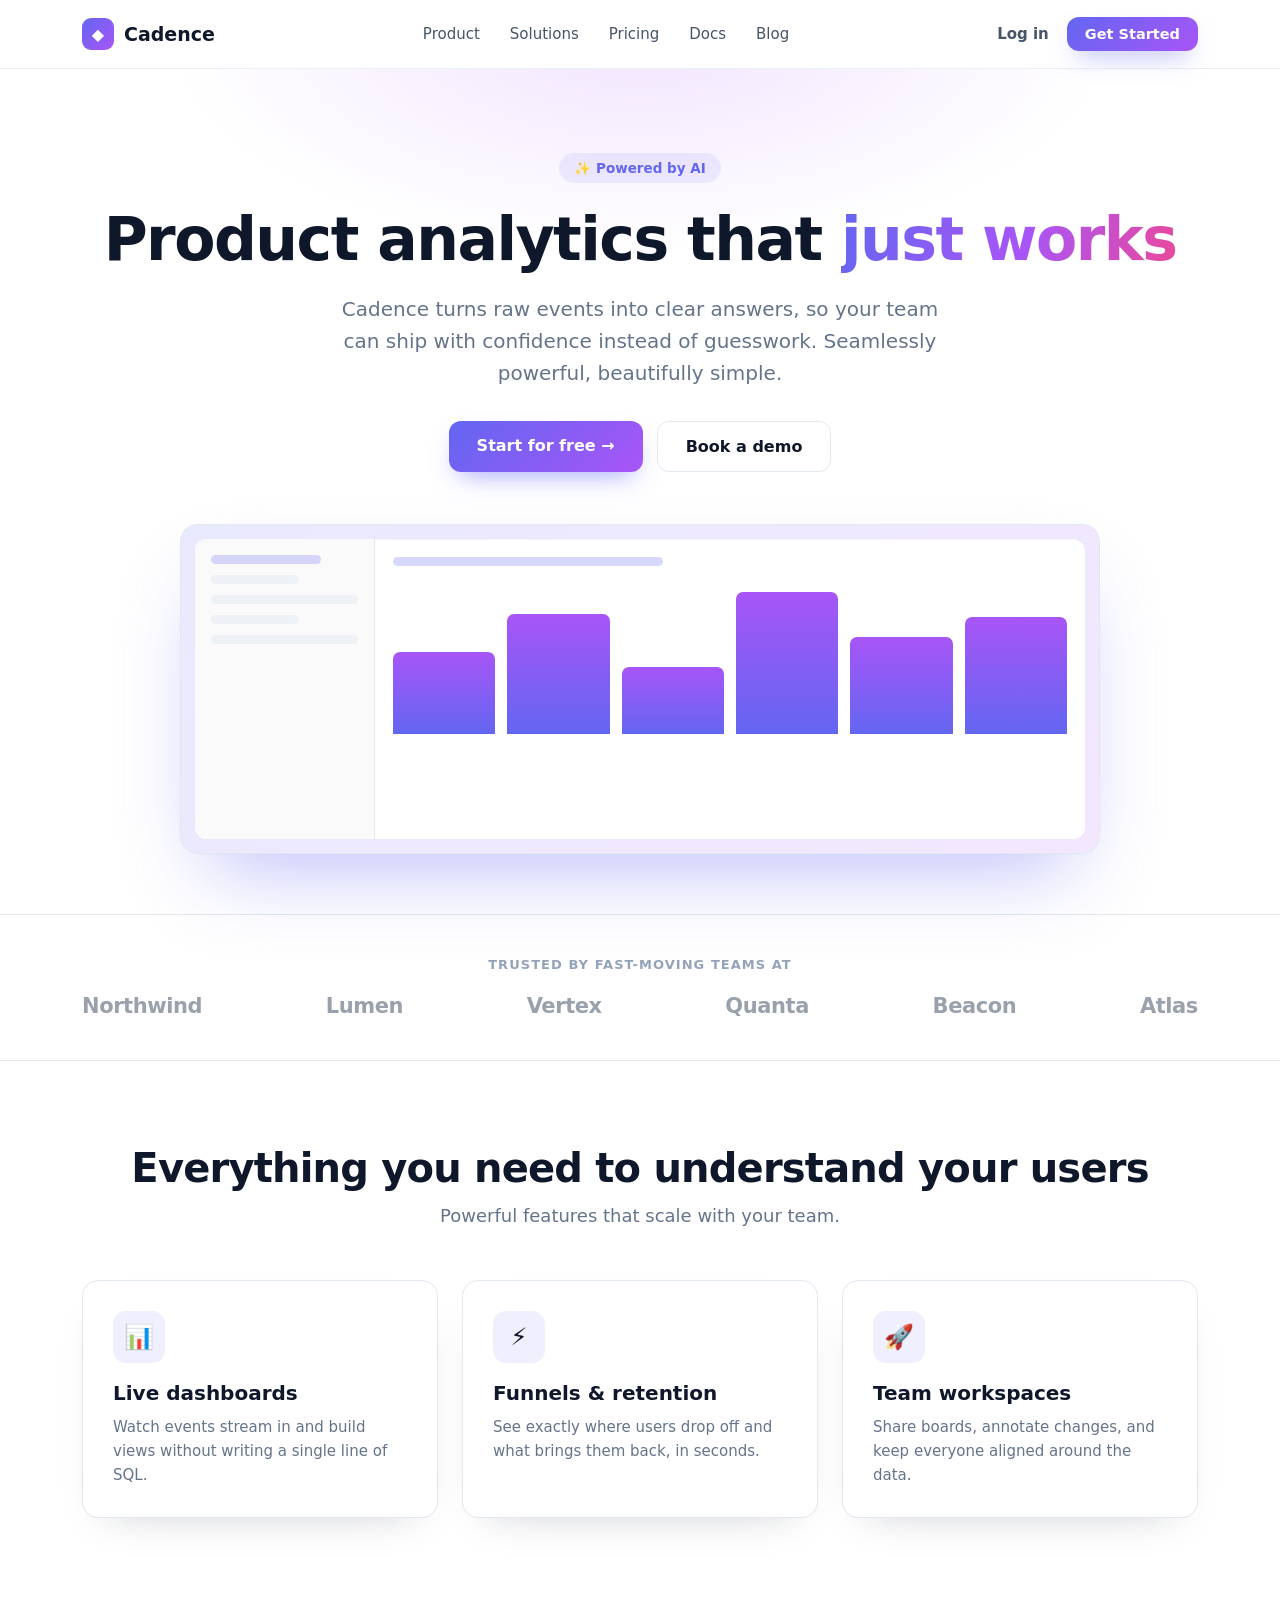
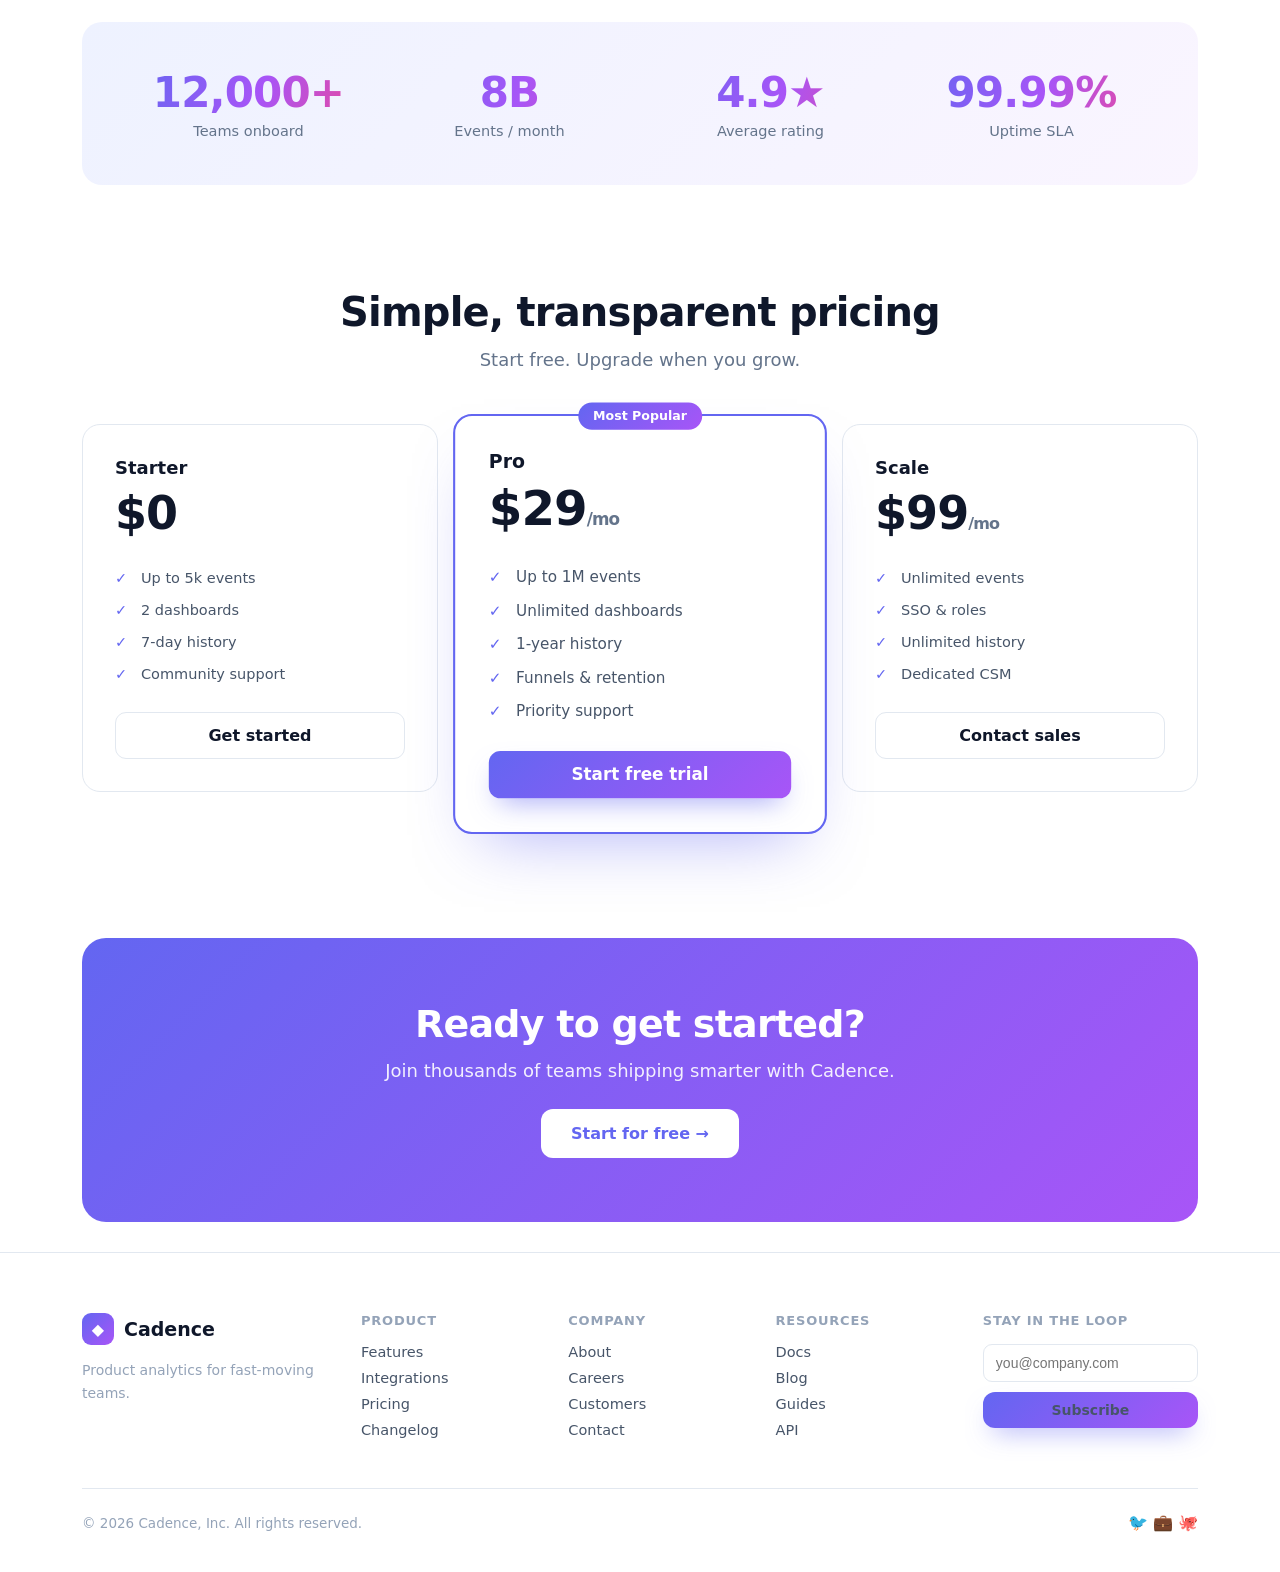
<file: .opencode/avoid-ai-design-main/examples/demo/slop.html>
<!doctype html>
<!-- DEMO / slop-example: a deliberately generic, AI-generated SaaS landing page.
     Same product and copy as refined.html; this is the "before". Bad on purpose. -->
<html lang="en">
<head>
<meta charset="utf-8">
<meta name="viewport" content="width=device-width, initial-scale=1">
<title>Cadence — product analytics</title>
<style>
  *{ margin:0; padding:0; box-sizing:border-box; }
  :root{ --indigo:#6366f1; --violet:#a855f7; --ink:#0f172a; --muted:#64748b; --line:#e2e8f0; }
  body{ font-family: Inter, -apple-system, system-ui, "Segoe UI", Roboto, sans-serif; color:var(--ink);
        background:#ffffff; -webkit-font-smoothing:antialiased; }
  .wrap{ max-width:1180px; margin:0 auto; padding:0 32px; }
  a{ color:inherit; text-decoration:none; }
  .gtext{ background:linear-gradient(110deg,#6366f1,#a855f7 55%,#ec4899); -webkit-background-clip:text;
          background-clip:text; color:transparent; }
  .gbtn{ background:linear-gradient(135deg,var(--indigo),var(--violet)); color:#fff; font-weight:600;
         border-radius:12px; box-shadow:0 12px 26px -10px rgba(99,102,241,.6); }

  /* nav (glassmorphism) */
  nav{ position:sticky; top:0; z-index:10; backdrop-filter:blur(12px); background:rgba(255,255,255,.7);
       border-bottom:1px solid rgba(226,232,240,.7); }
  .nav-in{ display:flex; align-items:center; justify-content:space-between; height:68px; }
  .brand{ display:flex; align-items:center; gap:10px; font-weight:700; font-size:19px; }
  .brand .mk{ width:32px; height:32px; border-radius:9px; background:linear-gradient(135deg,var(--indigo),var(--violet));
              display:grid; place-items:center; color:#fff; font-size:16px; }
  .nav-links{ display:flex; gap:30px; color:#475569; font-weight:500; font-size:15px; }
  .nav-r{ display:flex; align-items:center; gap:18px; }
  .nav-r .login{ color:#475569; font-weight:600; font-size:15px; }
  .gbtn.sm{ padding:9px 18px; font-size:14.5px; }

  /* hero */
  .hero{ text-align:center; padding:84px 0 60px;
         background:radial-gradient(680px 320px at 50% -40px, rgba(168,85,247,.16), transparent 70%); }
  .pill{ display:inline-flex; gap:7px; align-items:center; background:rgba(99,102,241,.1); color:#6366f1;
         font-weight:600; font-size:13.5px; padding:7px 15px; border-radius:999px; margin-bottom:24px; }
  h1{ font-size:60px; line-height:1.07; font-weight:800; letter-spacing:-.025em; margin-bottom:22px; }
  .sub{ font-size:20px; line-height:1.6; color:var(--muted); max-width:600px; margin:0 auto 32px; }
  .hero-cta{ display:flex; gap:14px; justify-content:center; margin-bottom:52px; }
  .gbtn.lg{ padding:15px 28px; font-size:16px; }
  .ghost{ padding:15px 28px; font-size:16px; font-weight:600; border:1px solid var(--line); border-radius:12px; background:#fff; }
  /* glassy product mock with colored glow */
  .shot{ position:relative; max-width:920px; margin:0 auto; border-radius:18px;
         background:linear-gradient(135deg, rgba(99,102,241,.14), rgba(168,85,247,.14));
         border:1px solid rgba(226,232,240,.9); box-shadow:0 40px 80px -30px rgba(99,102,241,.45); padding:14px; }
  .shot .pane{ height:300px; border-radius:12px; background:#fff; box-shadow:0 1px 0 rgba(15,23,42,.04) inset;
               display:grid; grid-template-columns:180px 1fr; overflow:hidden; }
  .shot .side{ background:#fafafa; border-right:1px solid var(--line); padding:16px; }
  .shot .row{ height:9px; border-radius:5px; background:#eef2f7; margin-bottom:11px; }
  .shot .row.s{ width:60%; } .shot .row.a{ background:rgba(99,102,241,.25); width:75%; }
  .shot .main{ padding:18px; }
  .shot .bars{ display:flex; align-items:flex-end; gap:12px; height:150px; margin-top:18px; }
  .shot .bars i{ flex:1; border-radius:7px 7px 0 0; background:linear-gradient(180deg,var(--violet),var(--indigo)); }

  /* logos */
  .logos{ padding:42px 0; border-top:1px solid var(--line); border-bottom:1px solid var(--line); }
  .logos p{ text-align:center; color:#94a3b8; font-size:13px; font-weight:600; letter-spacing:.08em;
            text-transform:uppercase; margin-bottom:22px; }
  .logo-row{ display:flex; justify-content:space-between; align-items:center; opacity:.55; }
  .logo-row span{ font-weight:800; font-size:21px; color:#475569; letter-spacing:-.02em; }

  /* features */
  .sec{ padding:84px 0; }
  .sec-h{ text-align:center; margin-bottom:54px; }
  .sec-h h2{ font-size:40px; font-weight:800; letter-spacing:-.02em; margin-bottom:14px; }
  .sec-h p{ font-size:18px; color:var(--muted); }
  .cards{ display:grid; grid-template-columns:repeat(3,1fr); gap:24px; }
  .card{ background:#fff; border:1px solid var(--line); border-radius:16px; padding:30px;
         box-shadow:0 18px 40px -26px rgba(15,23,42,.25); }
  .card .ic{ width:52px; height:52px; border-radius:13px; background:rgba(99,102,241,.1); display:grid;
             place-items:center; font-size:24px; margin-bottom:18px; }
  .card h3{ font-size:20px; font-weight:700; margin-bottom:10px; }
  .card p{ color:var(--muted); font-size:15px; line-height:1.6; }

  /* stats */
  .stats{ background:linear-gradient(135deg,#eef2ff,#faf5ff); border-radius:20px; padding:46px;
          display:grid; grid-template-columns:repeat(4,1fr); gap:20px; text-align:center; }
  .stats .n{ font-size:42px; font-weight:800; letter-spacing:-.02em; }
  .stats .l{ color:var(--muted); font-size:14.5px; margin-top:6px; }

  /* pricing */
  .price{ display:grid; grid-template-columns:repeat(3,1fr); gap:24px; align-items:start; }
  .tier{ background:#fff; border:1px solid var(--line); border-radius:18px; padding:32px; }
  .tier.pop{ border:2px solid var(--indigo); transform:scale(1.05); box-shadow:0 30px 60px -28px rgba(99,102,241,.5); position:relative; }
  .pop-badge{ position:absolute; top:-13px; left:50%; transform:translateX(-50%); background:linear-gradient(135deg,var(--indigo),var(--violet));
              color:#fff; font-size:12px; font-weight:700; padding:6px 14px; border-radius:999px; }
  .tier h3{ font-size:18px; font-weight:700; margin-bottom:8px; }
  .tier .amt{ font-size:46px; font-weight:800; letter-spacing:-.02em; }
  .tier .amt small{ font-size:16px; color:var(--muted); font-weight:600; }
  .tier ul{ list-style:none; margin:22px 0; }
  .tier li{ color:#475569; font-size:14.5px; padding:8px 0 8px 26px; position:relative; }
  .tier li:before{ content:"✓"; position:absolute; left:0; color:var(--indigo); font-weight:800; }
  .tier .pick{ display:block; text-align:center; padding:13px; border-radius:11px; font-weight:600; }
  .tier .pick.out{ border:1px solid var(--line); }

  /* cta band */
  .cta{ margin:30px 0; border-radius:24px; padding:64px; text-align:center;
        background:linear-gradient(135deg,var(--indigo),var(--violet)); color:#fff; }
  .cta h2{ font-size:38px; font-weight:800; letter-spacing:-.02em; margin-bottom:14px; }
  .cta p{ opacity:.9; font-size:18px; margin-bottom:28px; }
  .cta .b{ display:inline-block; background:#fff; color:var(--indigo); font-weight:700; padding:15px 30px; border-radius:12px; }

  /* footer */
  footer{ border-top:1px solid var(--line); padding:60px 0 40px; }
  .foot{ display:grid; grid-template-columns:1.4fr 1fr 1fr 1fr 1.2fr; gap:28px; }
  .foot h4{ font-size:13px; text-transform:uppercase; letter-spacing:.06em; color:#94a3b8; margin-bottom:16px; }
  .foot a{ display:block; color:#475569; font-size:14.5px; margin-bottom:10px; }
  .foot .news input{ width:100%; padding:10px 12px; border:1px solid var(--line); border-radius:9px; font-size:14px; margin-bottom:10px; }
  .foot .news .gbtn{ display:block; text-align:center; padding:10px; font-size:14px; }
  .copy{ display:flex; justify-content:space-between; align-items:center; margin-top:40px; padding-top:24px;
         border-top:1px solid var(--line); color:#94a3b8; font-size:13.5px; }
  .copy .soc{ display:flex; gap:14px; font-size:16px; }
</style>
</head>
<body>
  <nav><div class="wrap nav-in">
    <div class="brand"><span class="mk">◆</span> Cadence</div>
    <div class="nav-links"><span>Product</span><span>Solutions</span><span>Pricing</span><span>Docs</span><span>Blog</span></div>
    <div class="nav-r"><span class="login">Log in</span><a class="gbtn sm">Get Started</a></div>
  </div></nav>

  <header class="hero"><div class="wrap">
    <div class="pill">✨ Powered by AI</div>
    <h1>Product analytics that <span class="gtext">just works</span></h1>
    <p class="sub">Cadence turns raw events into clear answers, so your team can ship with confidence instead of guesswork. Seamlessly powerful, beautifully simple.</p>
    <div class="hero-cta"><a class="gbtn lg">Start for free →</a><a class="ghost">Book a demo</a></div>
    <div class="shot"><div class="pane">
      <div class="side"><div class="row a"></div><div class="row s"></div><div class="row"></div><div class="row s"></div><div class="row"></div></div>
      <div class="main"><div class="row a" style="width:40%"></div><div class="bars"><i style="height:55%"></i><i style="height:80%"></i><i style="height:45%"></i><i style="height:95%"></i><i style="height:65%"></i><i style="height:78%"></i></div></div>
    </div></div>
  </div></header>

  <section class="logos"><div class="wrap">
    <p>Trusted by fast-moving teams at</p>
    <div class="logo-row"><span>Northwind</span><span>Lumen</span><span>Vertex</span><span>Quanta</span><span>Beacon</span><span>Atlas</span></div>
  </div></section>

  <section class="sec"><div class="wrap">
    <div class="sec-h"><h2>Everything you need to understand your users</h2><p>Powerful features that scale with your team.</p></div>
    <div class="cards">
      <div class="card"><div class="ic">📊</div><h3>Live dashboards</h3><p>Watch events stream in and build views without writing a single line of SQL.</p></div>
      <div class="card"><div class="ic">⚡</div><h3>Funnels & retention</h3><p>See exactly where users drop off and what brings them back, in seconds.</p></div>
      <div class="card"><div class="ic">🚀</div><h3>Team workspaces</h3><p>Share boards, annotate changes, and keep everyone aligned around the data.</p></div>
    </div>
  </div></section>

  <section style="padding:20px 0 84px"><div class="wrap"><div class="stats">
    <div><div class="n gtext">12,000+</div><div class="l">Teams onboard</div></div>
    <div><div class="n gtext">8B</div><div class="l">Events / month</div></div>
    <div><div class="n gtext">4.9★</div><div class="l">Average rating</div></div>
    <div><div class="n gtext">99.99%</div><div class="l">Uptime SLA</div></div>
  </div></div></section>

  <section class="sec" style="padding-top:20px"><div class="wrap">
    <div class="sec-h"><h2>Simple, transparent pricing</h2><p>Start free. Upgrade when you grow.</p></div>
    <div class="price">
      <div class="tier"><h3>Starter</h3><div class="amt">$0</div><ul><li>Up to 5k events</li><li>2 dashboards</li><li>7-day history</li><li>Community support</li></ul><a class="pick out">Get started</a></div>
      <div class="tier pop"><div class="pop-badge">Most Popular</div><h3>Pro</h3><div class="amt">$29<small>/mo</small></div><ul><li>Up to 1M events</li><li>Unlimited dashboards</li><li>1-year history</li><li>Funnels & retention</li><li>Priority support</li></ul><a class="gbtn pick">Start free trial</a></div>
      <div class="tier"><h3>Scale</h3><div class="amt">$99<small>/mo</small></div><ul><li>Unlimited events</li><li>SSO & roles</li><li>Unlimited history</li><li>Dedicated CSM</li></ul><a class="pick out">Contact sales</a></div>
    </div>
  </div></section>

  <section><div class="wrap"><div class="cta">
    <h2>Ready to get started?</h2>
    <p>Join thousands of teams shipping smarter with Cadence.</p>
    <a class="b">Start for free →</a>
  </div></div></section>

  <footer><div class="wrap">
    <div class="foot">
      <div><div class="brand" style="margin-bottom:14px"><span class="mk">◆</span> Cadence</div><p style="color:#94a3b8;font-size:14px;line-height:1.6">Product analytics for fast-moving teams.</p></div>
      <div><h4>Product</h4><a>Features</a><a>Integrations</a><a>Pricing</a><a>Changelog</a></div>
      <div><h4>Company</h4><a>About</a><a>Careers</a><a>Customers</a><a>Contact</a></div>
      <div><h4>Resources</h4><a>Docs</a><a>Blog</a><a>Guides</a><a>API</a></div>
      <div class="news"><h4>Stay in the loop</h4><input placeholder="you@company.com"><a class="gbtn">Subscribe</a></div>
    </div>
    <div class="copy"><span>© 2026 Cadence, Inc. All rights reserved.</span><span class="soc">🐦 💼 🐙</span></div>
  </div></footer>
</body>
</html>
</file>
